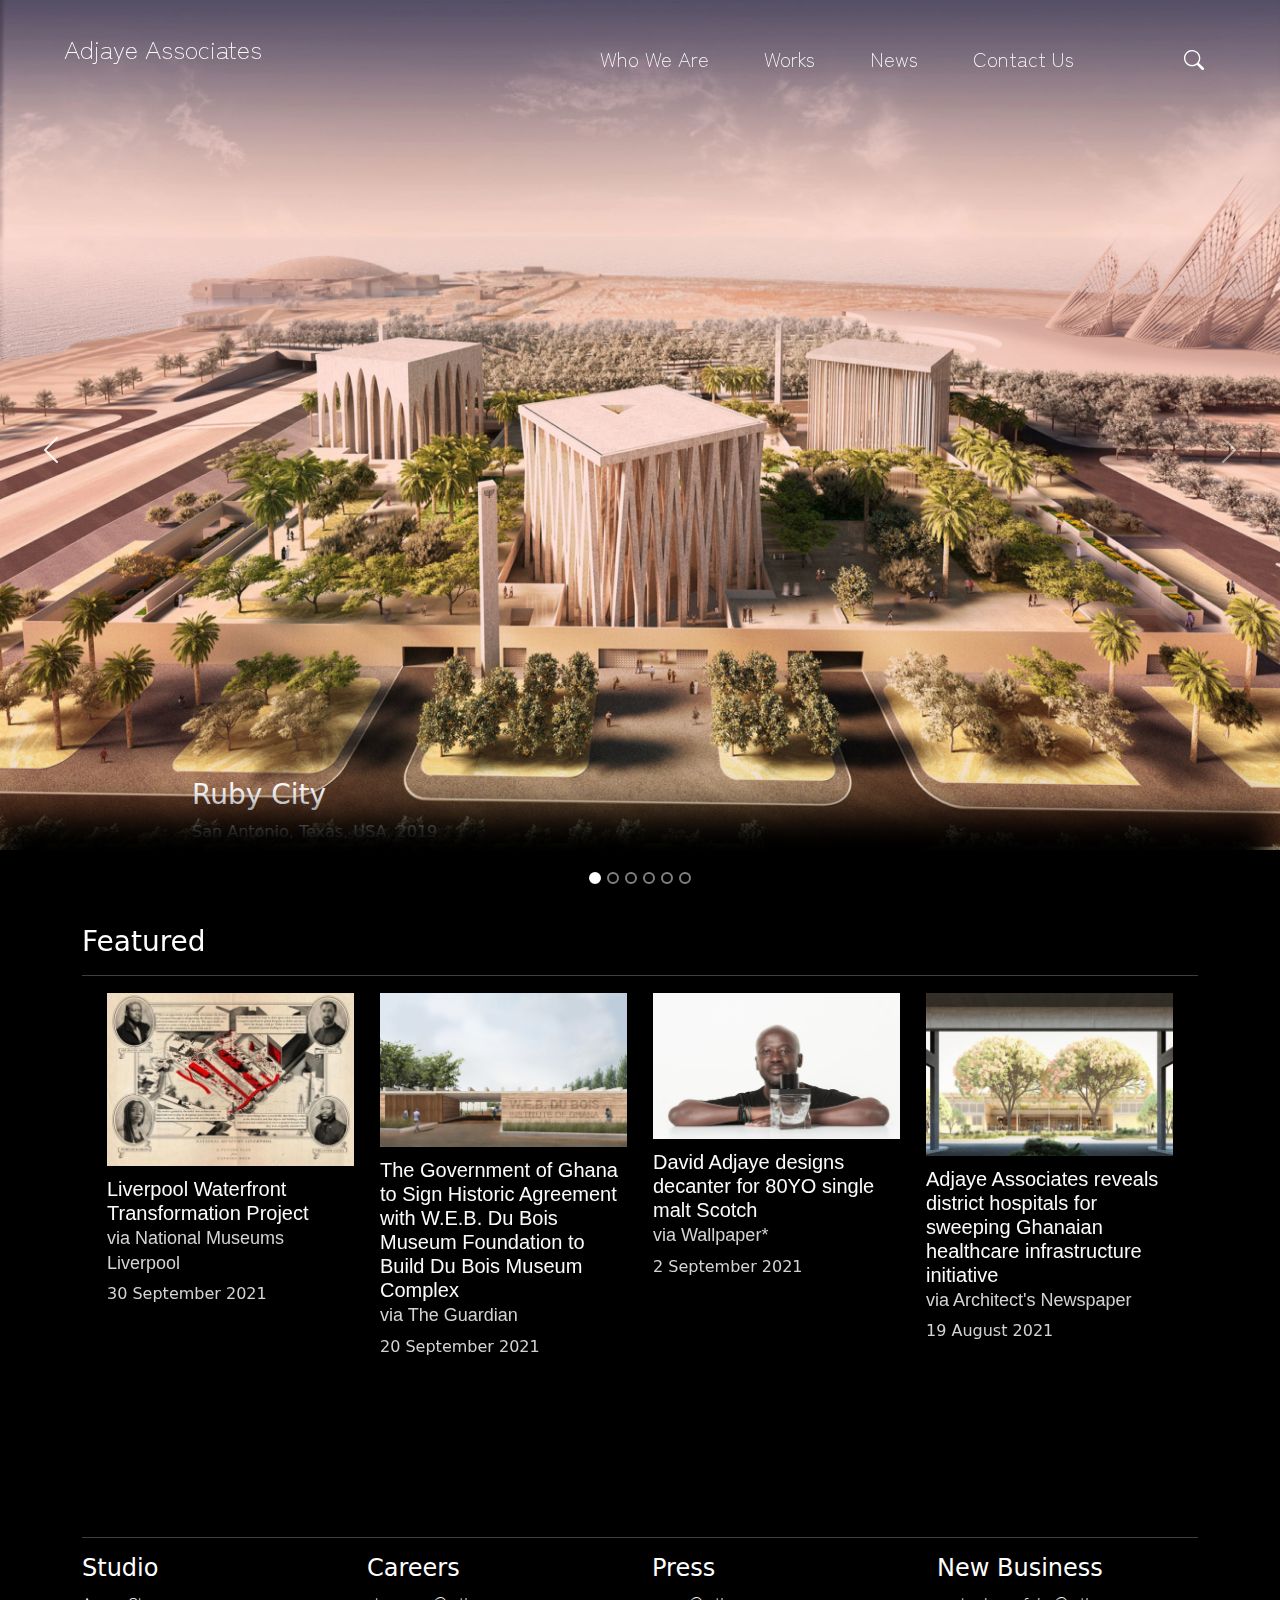
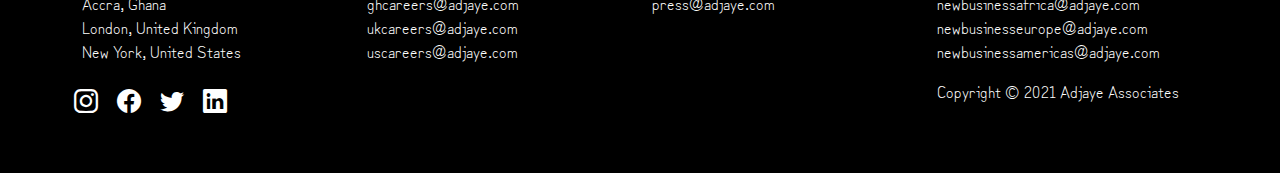
<file: index.html>
<!DOCTYPE html>
<html lang="en">
  <head>
    <meta charset="UTF-8" />
    <meta http-equiv="X-UA-Compatible" content="IE=edge" />
    <meta name="viewport" content="width=device-width, initial-scale=1.0" />
    <title>Adjaye Associates</title>
    <!-- custom css -->
    <link rel="stylesheet" href="./css/style.css" />
    <!-- Bootstrap css -->
    <link rel="stylesheet" href="./css/bootstrap.min.css" />
    <!-- Bootstrap icons -->
    <link
      rel="stylesheet"
      href="./bootstrap-icons/font/bootstrap-icons.css"
    />
    <style>
      .li-search{
        width: 0;
        overflow: hidden;
        margin-top: 10px;
      
      }
        .search-add{
    width: 500px;
    transition: .5s;
     }
     #Featured{
       transform: translateY(-50px);
 

       
      
     }
     .carousel-item img{
      background: linear-gradient(to bottom, white 10%, white 30%, white 60%, white 100%);

     }
    </style>
  </head>
  <body style="background-color: black;">
    <!-- header start -->
    <header id="header">
      <div class="container-fluid p-0">
  
        <div class="slider">
          <div
            id="carouselExampleCaptions"
            class="carousel slide"
            data-bs-ride="carousel"
          >
            <div class="carousel-indicators">
              <button
                type="button"
                data-bs-target="#carouselExampleCaptions"
                data-bs-slide-to="0"
                class="active"
                aria-current="true"
                aria-label="Slide 1"
              ></button>
              <button
                type="button"
                data-bs-target="#carouselExampleCaptions"
                data-bs-slide-to="1"
                aria-label="Slide 2"
              ></button>
              <button
                type="button"
                data-bs-target="#carouselExampleCaptions"
                data-bs-slide-to="2"
                aria-label="Slide 3"
              ></button>
              <button
                type="button"
                data-bs-target="#carouselExampleCaptions"
                data-bs-slide-to="3"
                aria-label="Slide 4"
              ></button>
              <button
                type="button"
                data-bs-target="#carouselExampleCaptions"
                data-bs-slide-to="4"
                aria-label="Slide 5"
              ></button>
              <button
                type="button"
                data-bs-target="#carouselExampleCaptions"
                data-bs-slide-to="5"
                aria-label="Slide 6"
              ></button>
            </div>
            <div class="carousel-inner">
  
              <div style="position: relative
              " class="carousel-item active">
            
                <img
                  src="./Images/slider/01_Hero_Abrahamic-Family-House_1-1500x938.jpg"
                  class="d-block w-100 img-fluid"
                  alt="..."
                />
                <div class="carousel-caption ">
                  <h3>Ruby City</h3>
                  <p>San Antonio, Texas, USA, 2019</p>
                </div>
              </div>
              <div class="carousel-item">
                <img
                  src="./Images/slider/01_Hero_The-Studio-Museum-in-Harlem_-1500x1060.jpg"
                  class="d-block w-100 img-fluid"
                  alt="..."
                />
                <div class="carousel-caption ">
                  <h3>130 William</h3>
                  <p>Manhattan, New York, USA, Current</p>
                </div>
              </div>
              <div class="carousel-item">
                <img
                  src="./Images/slider/05_National-Cathedral-of-Ghana_72-1500x671.jpg"
                  class="d-block w-100 img-fluid"
                  alt=""
                />
                <div class="carousel-caption ">
                  <h3>Mole House</h3>
                  <p>London, UK, 2019</p>
                </div>
              </div>
              <div class="carousel-item">
                <img
                  src="./Images/slider/MoleHouse3-20-Edited-Extended.jpg"
                  class="d-block w-100 img-fluid"
                  alt=""
                />
                <div class="carousel-caption">
                  <h3>130 William</h3>
                  <p>Manhattan, New York, USA, Current</p>
                </div>
              </div>
              <div class="carousel-item">
                <img
                  src="./Images/slider/130_01-1667x2500.jpg"
                  class="d-block w-100"
                  alt=""
                />
                <div class="carousel-caption ">
                  <h3>Ruby City</h3>
                  <p>San Antonio, Texas, USA, 2019</p>
                </div>
              </div>
              <div class="carousel-item">
                <img
                  src="./Images/slider/The-Webster-Hero-Edit_72-2-1500x1000 (1).jpg"
                  class="d-block w-100 img-fluid"
                  alt=""
                />
                <div class="carousel-caption ">
                  <h3>130 William</h3>
                  <p>Manhattan, New York, USA, Current</p>
                </div>
                </div>
              </div>
              <div  class="carousel-item">
                <img
                  src="./Images/slider/Ruby-City-Hero-cropped-2-1500x871.jpg"
                  class="d-block w-100 img-fluid"
                  alt=""
                />
                <div class="carousel-caption ">
                  <h3>Ruby City</h3>
                  <p>San Antonio, Texas, USA, 2019</p>
                </div>
              </div>
            </div>
            <button
              class="carousel-control-prev"
              type="button"
              data-bs-target="#carouselExampleCaptions"
              data-bs-slide="prev"
            >
              <span
                class="carousel-control-prev-icon"
                aria-hidden="true"
              ></span>
              <span class="visually-hidden">Previous</span>
            </button>
            <button
              class="carousel-control-next"
              type="button"
              data-bs-target="#carouselExampleCaptions"
              data-bs-slide="next"
            >
              <span
                class="carousel-control-next-icon"
                aria-hidden="true"
              ></span>
              <span class="visually-hidden">Next</span>
            </button>
          </div>
        </div>
      </div>
    </header>
    <!-- Featured section -->
    <section style="    box-shadow: 48px 42px 2px black, -7px -35px 32px black;"  id="Featured">
      <div class="container">
        <div class="row">
          <div class="col-12">
            <div class="wrap">
              <h3>Featured</h3>
              <hr />
              <div class="featured-item">
                <div class="container">
                  <div class="row">
                    <div class="col-lg-3 col-6">
                      <div class="card">
                        <img
                          src="./Images/Featured/Liverpool-Waterfront_Designboom_News-500x351.jpg"
                          class="card-img-top"
                          alt=""
                        />
                      <a style="text-decoration: none;" href="#">
                        <div class="card-body">
                          <h5 class="card-title">
                            Liverpool Waterfront Transformation Project <br />
                            <small>
                              via National Museums <br />
                              Liverpool
                            </small>
                          </h5>
                          <p class="card-text pb-1">
                            <time> 30 September 2021</time>
                          </p>
                        </div>
                      </a>
                      </div>
                    </div>
                    <div class="col-lg-3 col-6 ">
                      <div class="card">
                        <img
                          src="./Images/Featured/00_Hero_W.E.B-Du-Bois-Museum-Complex_2-500x313.jpg"
                          class="card-img-top"
                          alt=""
                        />
                     <a style="text-decoration: none;" href="#">
                      <div class="card-body">
                        <h5 class="card-title">
                          The Government of Ghana to Sign Historic Agreement
                          with W.E.B. Du Bois Museum Foundation to Build Du
                          Bois Museum Complex <br />
                          <small> via The Guardian </small>
                        </h5>
                        <p class="card-text pb-1">
                          <time>20 September 2021</time>
                        </p>
                      </div></a>
                      </div>
                    </div>
                    <div class="col-lg-3 col-6 ">
                      <div class="card">
                        <img
                          src="./Images/Featured/Gordan-MacPhail-whisky_wallpaper_news-500x297.jpg"
                          class="card-img-top"
                          alt=""
                        />
                       <a style="text-decoration: none;" href="#">
                        <div class="card-body">
                          <h5 class="card-title">
                            David Adjaye designs decanter for 80YO single malt
                            Scotch <br />
                            <small> via Wallpaper* </small>
                          </h5>
                          <p class="card-text pb-1">
                            <time> 2 September 2021</time>
                          </p>
                        </div></a>
                      </div>
                    </div>
                    <div class="col-lg-3 col-6">
                      <div class="card">
                        <img
                          src="./Images/Featured/Hospitals_Architects-Newspaper_News-500x330.jpg"
                          class="card-img-top"
                          alt=""
                        />
                      <a style="text-decoration: none;" href="#">
                        <div class="card-body">
                          <h5 class="card-title">
                            Adjaye Associates reveals district hospitals for
                            sweeping Ghanaian healthcare infrastructure
                            initiative <br />
                            <small> via Architect's Newspaper </small>
                          </h5>
                          <p class="card-text pb-1">
                            <time>19 August 2021</time>
                          </p>
                        </div>
                      </a>
                      </div>
                    </div>
                  </div>
                </div>
              </div>
            </div>
          </div>
        </div>
      </div>
    </section>
  
    <!-- Footer -->
    <footer>
      <div class="container">
        <hr />
        <div class="row">
          <div class="col-lg-3 col-md-6">
            <div class="footer-item">
              <h4 class="footer-title">Studio</h4>
              <p>
                Accra, Ghana <br />
                London, United Kingdom <br />
                New York, United States
              </p>
              <div class="socail">
                <ul>
                  <li>
                    <a href="#"><i class="bi bi-instagram"></i></a>
                  </li>

                  <li>
                    <a href="#"><i class="bi bi-facebook"></i></a>
                  </li>
                  <li>
                    <a href="#"><i class="bi bi-twitter"></i></a>
                  </li>
                  <li>
                    <a href="#"><i class="bi bi-linkedin"></i></a>
                  </li>
                </ul>
              </div>
            </div>
          </div>
          <div class="col-lg-3 col-md-6">
            <div class="footer-item">
              <h4 class="footer-title">Careers</h4>
              <p>
                <a href="#"> ghcareers@adjaye.com </a><br />
                <a href="#">ukcareers@adjaye.com </a><br />
                <a href="#"> uscareers@adjaye.com</a>
              </p>
            </div>
          </div>
          <div class="col-lg-3 col-md-6">
            <div class="footer-item">
              <h4 class="footer-title">Press</h4>
              <p>
                <a href="#">press@adjaye.com</a>
              </p>
            </div>
          </div>
          <div class="col-lg-3 col-md-6">
            <div class="footer-item">
              <h4 class="footer-title">New Business</h4>
              <p>
                <a href="#">newbusinessafrica@adjaye.com </a><br />
                <a href="#">newbusinesseurope@adjaye.com</a> <br />
                <a href="#">newbusinessamericas@adjaye.com</a> <br />
              </p>
              <p>Copyright &copy; 2021 Adjaye Associates</p>
            </div>
          </div>
        </div>
      </div>
    </footer>
               <!-- navbar -->
     <div style="position: absolute;top:30px;width: 93%;" class="container-nav navber ">
      <div  class="row navber-row">
        <div class="col-3">
          <a style="text-decoration: none;" href="./index.html"> <span class="logo">Adjaye Associates</span></a></div>
           <div class="col-9">
               <nav>
                   <ul>
                      <li  style="position: relative;" class="li-who li-sm search-btn1-con"><a href="#">Who We Are</a>
                           <div class="who-box  text-center ">
                                <div class="hover">
                                  <ul class="py-2">
                                    <div class="sign"></div>
        
              
              <li ><a href="./page/who-we-are.html">Sir David Adjaye</a></li>
              <li><a href="./page/approach.html">Approach</a></li>
              <li><a href="./page/firm-profile.html">Firm Profile</a></li>
              <li><a href="./page/awards.html">Awards</a></li>
              <li ><a href="./page/leadership.html"> Leadership</a></li>
                   </ul>
                                </div>
                                        </div></li>
                                  
                                   
                                    <li class="li-sm search-btn1-con"><a href="./page/works.html">Works</a></li>
                                    <li class="li-sm search-btn1-con"><a href="./page/news.html">News</a></li>
                                    <li class="li-sm  search-btn1-con"><a href="./page/contract.html">Contact Us</a></li>
                                
                                    <li class="  li-search"><input placeholder="Search the site for..." class="search-input" required="1" type=""></li>
                                    <li class=""><a class="search-btn1" href="#"><i class="bi bi-search"></i></a></li>
                                 
                                  </ul>
                                </nav>
                              </div>
                            </div>
                          </div>
                          <!-- nav small device -->
                          <div style="position: absolute;top: 10px;width: 95%;" class="nav-sm ">
                            <div class="nav-sm-container">
                              <div class="row ">
                                <div class="col-7">
                                 
                                  <a href="./index.html" style="text-decoration: none;">
                                    <span class="mt-2 d-block text-white" style="font-size: 22px;font-family: zen;margin-left: 5%;" class="logo">Adjaye Associates</span>
                                  </a>                  
                                              </div>
                                <div class="col-5 text-end">
                                 <div>
                                </span> <a href="#" class="manu-toggler"><img  style="margin-right: 5%;" src="./icon/icons8-menu-48 (1).png" alt=""></a>
                                 </div>
                                </div>
                                <!-- nav -->
                                <div class="nav-sm- nav-sm-2 " style="margin-left: 2%;" class="col-12">
                                <div style="background-color: black;" class="container py-4">
                                 
                                 <div class="div-search text-end">
                                   <input required="1" class="input-sm"  type="text">
                                   <a class="search-btn-sm" style="text-decoration: none;" href="#"><span style="color: white;font-size: 18px;margin-top: 5px;" class="d-inline-block"> <i class="bi bi-search"></i></span></a>
                                
                                  </div>
                                  <ul>
                                    <li class="mt-2 li-click"><a href="#">Who new are &nbsp;<i class="bi bi-caret-down-fill"></i></a></li>
                                    <li class="li-show"><a href="./page/who-we-are.html">Sir David Adjaye</a></li>
                                    <li class="li-show"><a href=".//page/approach.html">Approach</a></li>
                                    <li class="li-show"><a href="./page/firm-profile.html">Firm Profile</a></li>
                                    <li class="li-show"><a href="./page/awards.html">Awards</a></li>
                                    <li class="li-show"><a href="./page/leadership.html"> Leadership</a></li>
                                    <li class="li-sm"><a href="./page/works.html">Works</a></li>
                                    <li class="li-sm"><a href="./page/news.html">News</a></li>
                                    <li class="li-sm"><a href="./page/contract.html">Contact Us</a></li>
                                  </ul>
                                  <div class="socail">
                                    <ul>
                                      <li>
                                        <a href="#"><i class="bi bi-instagram"></i></a>
                                      </li>
                    
                                      <li>
                                        <a href="#"><i class="bi bi-facebook"></i></a>
                                      </li>
                                      <li>
                                        <a href="#"><i class="bi bi-twitter"></i></a>
                                      </li>
                                      <li>
                                        <a href="#"><i class="bi bi-linkedin"></i></a>
                                      </li>
                                    </ul>
                                  </div>
                                </div>
                                </div>
                              </div>
                            </div>
                          </div>
                          <!-- navend -->
              
    <script src="./js/bootstrap.bundle.min.js"></script>
    <script src="./js/search-results.js"></script>

  </body>
</html>
</file>
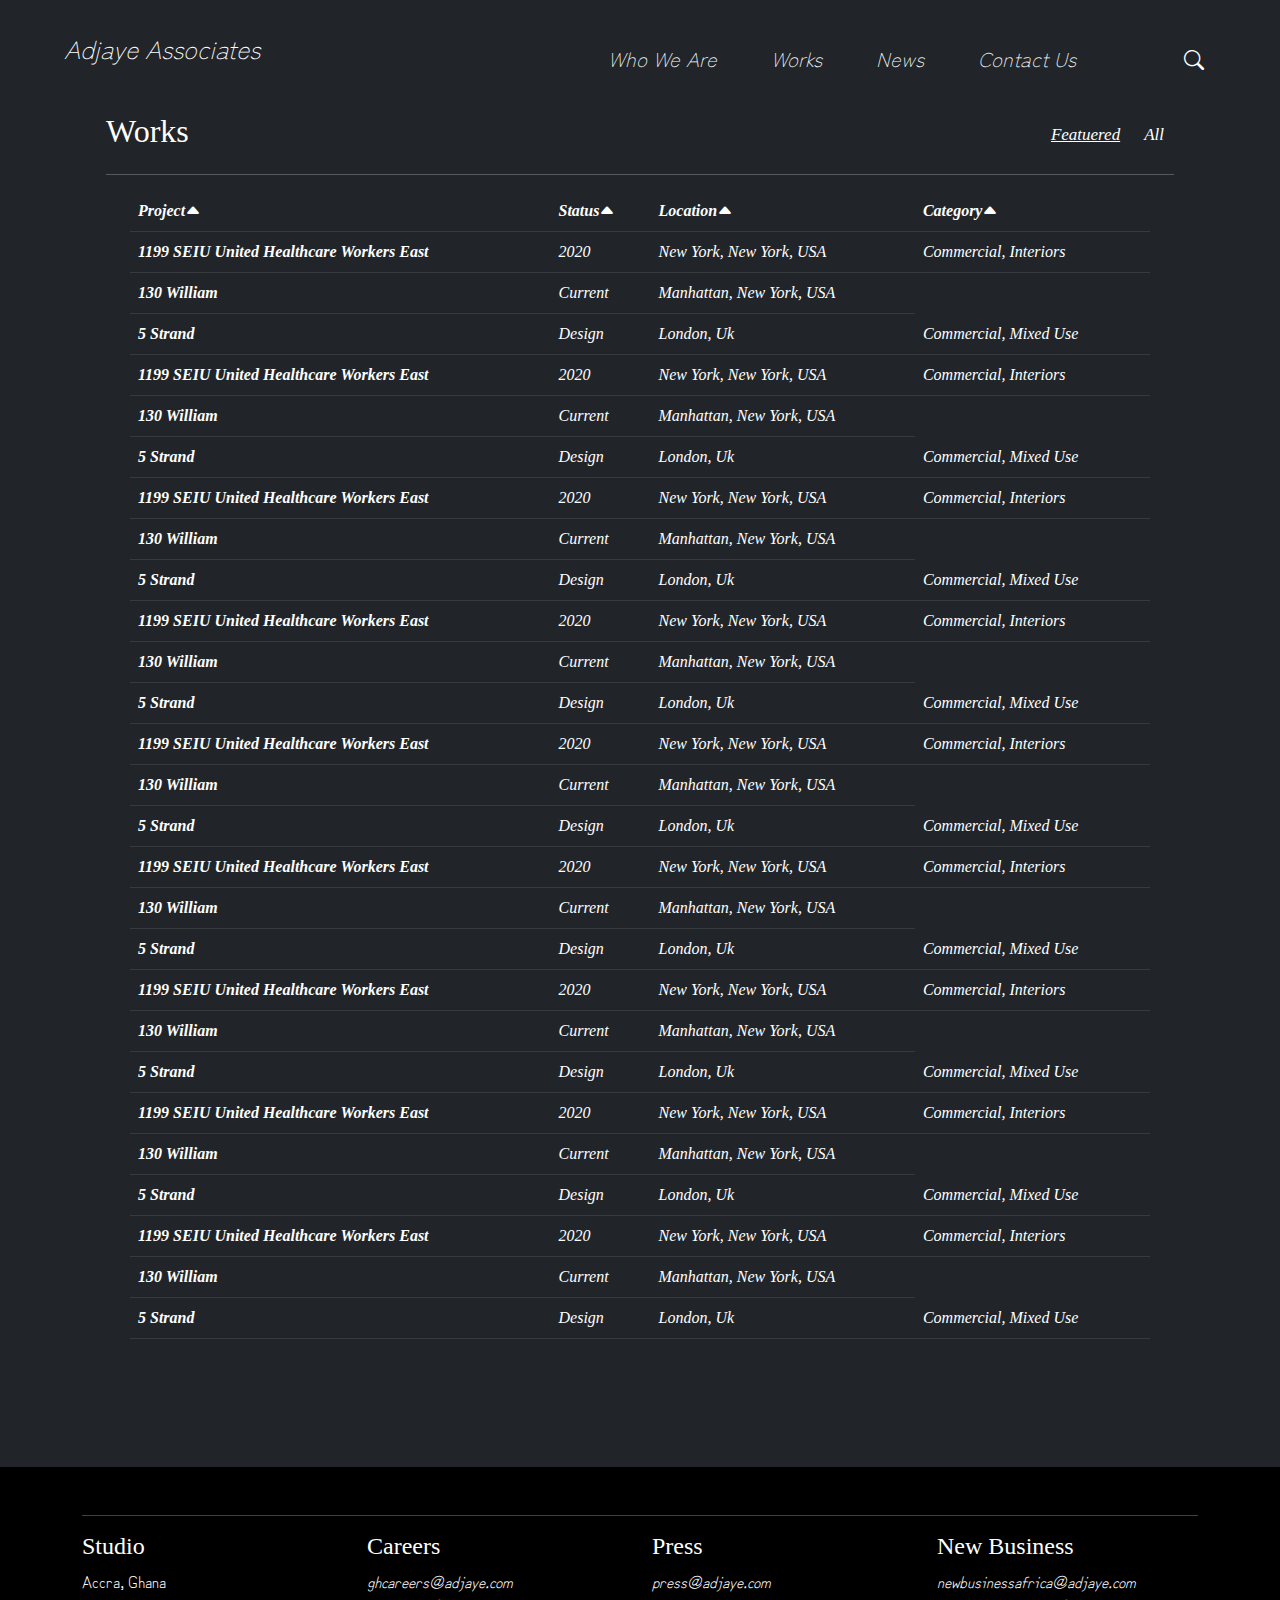
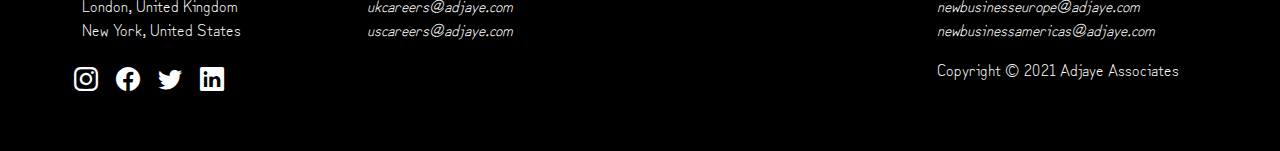
<file: page/all-work.html>
<!DOCTYPE html>
<html lang="en">
  <head>
    <meta charset="UTF-8" />
    <meta http-equiv="X-UA-Compatible" content="IE=edge" />
    <meta name="viewport" content="width=device-width, initial-scale=1.0" />
    <title>Works | Adjaye Associates</title>
    <!-- custom css -->
    <link rel="stylesheet" href="../css/all-work/style.css" />
    <!-- Bootstrap css -->
    <link rel="stylesheet" href="../css/all-work/bootstrap.min.css" />
    <!-- Bootsrtp icon -->
    <link rel="stylesheet" href="../bootstrap-icons/font/bootstrap-icons.css" />
    <link rel="stylesheet" href="../css/style.css">
    <style>
            .li-search{
        width: 0;
        overflow: hidden;
        margin-top: 10px;
      
      }
        .search-add{
    width: 500px;
    transition: .5s;
     }
    
    </style>
  </head>
  <body class="bg-dark text-white">
    <div class="container">
      <section id="all-work">
        <div class="conainer">
          <div class="row">
            <div class="top-part">
              <div class="container">
                <div class="row">
                  <div class="col-12">
                    <div
                      class="d-flex justify-content-between align-items-center"
                    >
                      <h2>Works</h2>
                      <div class="title">
                        <a href="./works.html" class="active">Featuered</a>
                        <a href="../page/all-work.html">All</a>
                      </div>
                    </div>
                    <hr />
                  </div>
                </div>
                <div class="work-table">
                  <div class="container">
                    <div class="row">
                      <div class="col-12">
                        <table class="table table-dark">
                          <thead>
                            <tr>
                              <th scope="col">
                                <a href="#">Project</a
                                ><i class="bi bi-caret-up-fill"></i>
                              </th>
                              <th scope="col">
                                <a href="#">Status</a
                                ><i class="bi bi-caret-up-fill"></i>
                              </th>
                              <th scope="col">
                                <a href="#">Location</a
                                ><i class="bi bi-caret-up-fill"></i>
                              </th>
                              <th scope="col">
                                <a href="#">Category</a
                                ><i class="bi bi-caret-up-fill"></i>
                              </th>
                            </tr>
                          </thead>
                          <tbody>
                            <tr>
                              <th scope="row">
                                <a href="#">
                                  1199 SEIU United Healthcare Workers East</a
                                >
                              </th>
                              <td>2020</td>
                              <td>New York, New York, USA</td>
                              <td>Commercial, Interiors</td>
                            </tr>
                            <tr>
                              <th scope="row">130 William</th>
                              <td>Current</td>
                              <td>Manhattan, New York, USA</td>
                            </tr>
                            <tr>
                              <th scope="row">5 Strand</th>
                              <td>Design</td>
                              <td>London, Uk</td>
                              <td>Commercial, Mixed Use</td>
                            </tr>
                          </tbody>
                          <tbody>
                            <tr>
                              <th scope="row">
                                <a href="#">
                                  1199 SEIU United Healthcare Workers East</a
                                >
                              </th>
                              <td>2020</td>
                              <td>New York, New York, USA</td>
                              <td>Commercial, Interiors</td>
                            </tr>
                            <tr>
                              <th scope="row">130 William</th>
                              <td>Current</td>
                              <td>Manhattan, New York, USA</td>
                            </tr>
                            <tr>
                              <th scope="row">5 Strand</th>
                              <td>Design</td>
                              <td>London, Uk</td>
                              <td>Commercial, Mixed Use</td>
                            </tr>
                          </tbody>
                          <tbody>
                            <tr>
                              <th scope="row">
                                <a href="#">
                                  1199 SEIU United Healthcare Workers East</a
                                >
                              </th>
                              <td>2020</td>
                              <td>New York, New York, USA</td>
                              <td>Commercial, Interiors</td>
                            </tr>
                            <tr>
                              <th scope="row">130 William</th>
                              <td>Current</td>
                              <td>Manhattan, New York, USA</td>
                            </tr>
                            <tr>
                              <th scope="row">5 Strand</th>
                              <td>Design</td>
                              <td>London, Uk</td>
                              <td>Commercial, Mixed Use</td>
                            </tr>
                          </tbody>
                          <tbody>
                            <tr>
                              <th scope="row">
                                <a href="#">
                                  1199 SEIU United Healthcare Workers East</a
                                >
                              </th>
                              <td>2020</td>
                              <td>New York, New York, USA</td>
                              <td>Commercial, Interiors</td>
                            </tr>
                            <tr>
                              <th scope="row">130 William</th>
                              <td>Current</td>
                              <td>Manhattan, New York, USA</td>
                            </tr>
                            <tr>
                              <th scope="row">5 Strand</th>
                              <td>Design</td>
                              <td>London, Uk</td>
                              <td>Commercial, Mixed Use</td>
                            </tr>
                          </tbody>
                          <tbody>
                            <tr>
                              <th scope="row">
                                <a href="#">
                                  1199 SEIU United Healthcare Workers East</a
                                >
                              </th>
                              <td>2020</td>
                              <td>New York, New York, USA</td>
                              <td>Commercial, Interiors</td>
                            </tr>
                            <tr>
                              <th scope="row">130 William</th>
                              <td>Current</td>
                              <td>Manhattan, New York, USA</td>
                            </tr>
                            <tr>
                              <th scope="row">5 Strand</th>
                              <td>Design</td>
                              <td>London, Uk</td>
                              <td>Commercial, Mixed Use</td>
                            </tr>
                          </tbody>
                          <tbody>
                            <tr>
                              <th scope="row">
                                <a href="#">
                                  1199 SEIU United Healthcare Workers East</a
                                >
                              </th>
                              <td>2020</td>
                              <td>New York, New York, USA</td>
                              <td>Commercial, Interiors</td>
                            </tr>
                            <tr>
                              <th scope="row">130 William</th>
                              <td>Current</td>
                              <td>Manhattan, New York, USA</td>
                            </tr>
                            <tr>
                              <th scope="row">5 Strand</th>
                              <td>Design</td>
                              <td>London, Uk</td>
                              <td>Commercial, Mixed Use</td>
                            </tr>
                          </tbody>
                          <tbody>
                            <tr>
                              <th scope="row">
                                <a href="#">
                                  1199 SEIU United Healthcare Workers East</a
                                >
                              </th>
                              <td>2020</td>
                              <td>New York, New York, USA</td>
                              <td>Commercial, Interiors</td>
                            </tr>
                            <tr>
                              <th scope="row">130 William</th>
                              <td>Current</td>
                              <td>Manhattan, New York, USA</td>
                            </tr>
                            <tr>
                              <th scope="row">5 Strand</th>
                              <td>Design</td>
                              <td>London, Uk</td>
                              <td>Commercial, Mixed Use</td>
                            </tr>
                          </tbody>
                          <tbody>
                            <tr>
                              <th scope="row">
                                <a href="#">
                                  1199 SEIU United Healthcare Workers East</a
                                >
                              </th>
                              <td>2020</td>
                              <td>New York, New York, USA</td>
                              <td>Commercial, Interiors</td>
                            </tr>
                            <tr>
                              <th scope="row">130 William</th>
                              <td>Current</td>
                              <td>Manhattan, New York, USA</td>
                            </tr>
                            <tr>
                              <th scope="row">5 Strand</th>
                              <td>Design</td>
                              <td>London, Uk</td>
                              <td>Commercial, Mixed Use</td>
                            </tr>
                          </tbody>
                          <tbody>
                            <tr>
                              <th scope="row">
                                <a href="#">
                                  1199 SEIU United Healthcare Workers East</a
                                >
                              </th>
                              <td>2020</td>
                              <td>New York, New York, USA</td>
                              <td>Commercial, Interiors</td>
                            </tr>
                            <tr>
                              <th scope="row">130 William</th>
                              <td>Current</td>
                              <td>Manhattan, New York, USA</td>
                            </tr>
                            <tr>
                              <th scope="row">5 Strand</th>
                              <td>Design</td>
                              <td>London, Uk</td>
                              <td>Commercial, Mixed Use</td>
                            </tr>
                          </tbody>
                        </table>
                      </div>
                    </div>
                  </div>
                </div>
              </div>
            </div>
          </div>
        </div>
      </section>
    </div>
    <!-- footer -->
    <footer>
      <div class="container">
        <hr />
        <div class="row">
          <div class="col-lg-3 col-md-6">
            <div class="footer-item">
              <h4 class="footer-title">Studio</h4>
              <p>
                Accra, Ghana <br />
                London, United Kingdom <br />
                New York, United States
              </p>
              <div class="socail">
                <ul>
                  <li>
                    <a href="#"><i class="bi bi-instagram"></i></a>
                  </li>

                  <li>
                    <a href="#"><i class="bi bi-facebook"></i></a>
                  </li>
                  <li>
                    <a href="#"><i class="bi bi-twitter"></i></a>
                  </li>
                  <li>
                    <a href="#"><i class="bi bi-linkedin"></i></a>
                  </li>
                </ul>
              </div>
            </div>
          </div>
          <div class="col-lg-3 col-md-6">
            <div class="footer-item">
              <h4 class="footer-title">Careers</h4>
              <p>
                <a href="#"> ghcareers@adjaye.com </a><br />
                <a href="#">ukcareers@adjaye.com </a><br />
                <a href="#"> uscareers@adjaye.com</a>
              </p>
            </div>
          </div>
          <div class="col-lg-3 col-md-6">
            <div class="footer-item">
              <h4 class="footer-title">Press</h4>
              <p>
                <a href="#">press@adjaye.com</a>
              </p>
            </div>
          </div>
          <div class="col-lg-3 col-md-6">
            <div class="footer-item">
              <h4 class="footer-title">New Business</h4>
              <p>
                <a href="#">newbusinessafrica@adjaye.com </a><br />
                <a href="#">newbusinesseurope@adjaye.com</a> <br />
                <a href="#">newbusinessamericas@adjaye.com</a> <br />
              </p>
              <p>Copyright &copy; 2021 Adjaye Associates</p>
            </div>
          </div>
        </div>
      </div>
    </footer>
    <!--  navbar-->
    <div style="position: absolute;top:30px;width: 93%;" class="container-nav navber ">
      <div  class="row navber-row">
          <div class="col-3">
             <a style="text-decoration: none;" href="../index.html"> <span class="logo">Adjaye Associates</span></a>
          </div>
         <div class="col-9">
            <nav>
                <ul>
                     <li  style="position: relative;" class="li-who li-sm search-btn1-con"><a href="#">Who We Are</a>
                      <div class="who-box  text-center ">
                      <div class="hover">
                      <ul class="py-2">
                      <div class="sign"></div>
                      <li ><a href="./who-we-are.html">Sir David Adjaye</a></li>
                      <li><a href="./approach.html">Approach</a></li>
                      <li><a href="./firm-profile.html">Firm Profile</a></li>
                      <li><a href="./awards.html">Awards</a></li>
                      <li><a href="../page/leadership.html"> Leadership</a></li>
                      </ul>
                  </div>
                    </div>
                    </li>
                      <li class="li-sm search-btn1-con"><a href="./works.html">Works</a></li>
                      <li class="li-sm search-btn1-con"><a href="./news.html">News</a></li>
                       <li class="li-sm search-btn1-con"><a href="./contract.html">Contact Us</a></li>
            <li class="li-sm  li-search"><input placeholder="Search the site for..." class="search-input" required="1" type=""></li>

                        <li class=""><a class="search-btn1" href="#"><i class="bi bi-search"></i></a></li>
                  </ul>
             </nav>
               </div>
                  </div>
                      </div>
                          <!-- nav small device -->
                          <div style="position: absolute;top: 10px;width: 95%;" class="nav-sm ">
                            <div class="nav-sm-container">
                              <div class="row ">
                                <div class="col-7">
                                 
                                  <a href="../index.html" style="text-decoration: none;">
                                    <span class="mt-2 d-block text-white" style="font-size: 22px;font-family: zen;margin-left: 5%;" class="logo">Adjaye Associates</span>
                                  </a>                  
                                              </div>
                                <div class="col-5 text-end">
                                 <div>
                                </span> <a href="#" class="manu-toggler"><img  style="margin-right: 5%;" src="../icon/icons8-menu-48 (1).png" alt=""></a>
                                 </div>
                                </div>
                                <!-- nav -->
                                <div class="nav-sm- nav-sm-2 " style="margin-left: 2%;" class="col-12">
                                <div style="background-color: black;" class="container py-4">
                                 
                                 <div class="div-search text-end">
                                   <input type="text"><span style="color: white;font-size: 18px;margin-top: 5px;" class="d-inline-block"> <i class="bi bi-search"></i></span>
                                 </div>
                                  <ul>
                                    <li class="mt-2 li-click"><a href="#">Who new are &nbsp;<i class="bi bi-caret-down-fill"></i></a></li>
                                    <li class="li-show"><a href="./who-we-are.html">Sir David Adjaye</a></li>
                                    <li class="li-show"><a href="./approach.html">Approach</a></li>
                                    <li class="li-show"><a href="./firm-profile.html">Firm Profile</a></li>
                                    <li class="li-show"><a href="./awards.html">Awards</a></li>
                                    <li class="li-show"><a href="../page/leadership.html"> Leadership</a></li>
                                    <li class="li-sm"><a href="./works.html">Works</a></li>
                                    <li class="li-sm"><a href="../page/news.html">News</a></li>
                                    <li class="li-sm"><a href="./contract.html">Contact Us</a></li>
                                  </ul>
                                  <div class="socail">
                                    <ul>
                                      <li>
                                        <a href="#"><i class="bi bi-instagram"></i></a>
                                      </li>
                    
                                      <li>
                                        <a href="#"><i class="bi bi-facebook"></i></a>
                                      </li>
                                      <li>
                                        <a href="#"><i class="bi bi-twitter"></i></a>
                                      </li>
                                      <li>
                                        <a href="#"><i class="bi bi-linkedin"></i></a>
                                      </li>
                                    </ul>
                                  </div>
                                </div>
                                </div>
                              </div>
                            </div>
                          </div>
    <!-- bootstrap js -->
    <script src="../js/bootstrap.bundle.min.js"></script>
    <!-- main js -->
    <script src="../js/main.js"></script>
  </body>
</html>
</file>
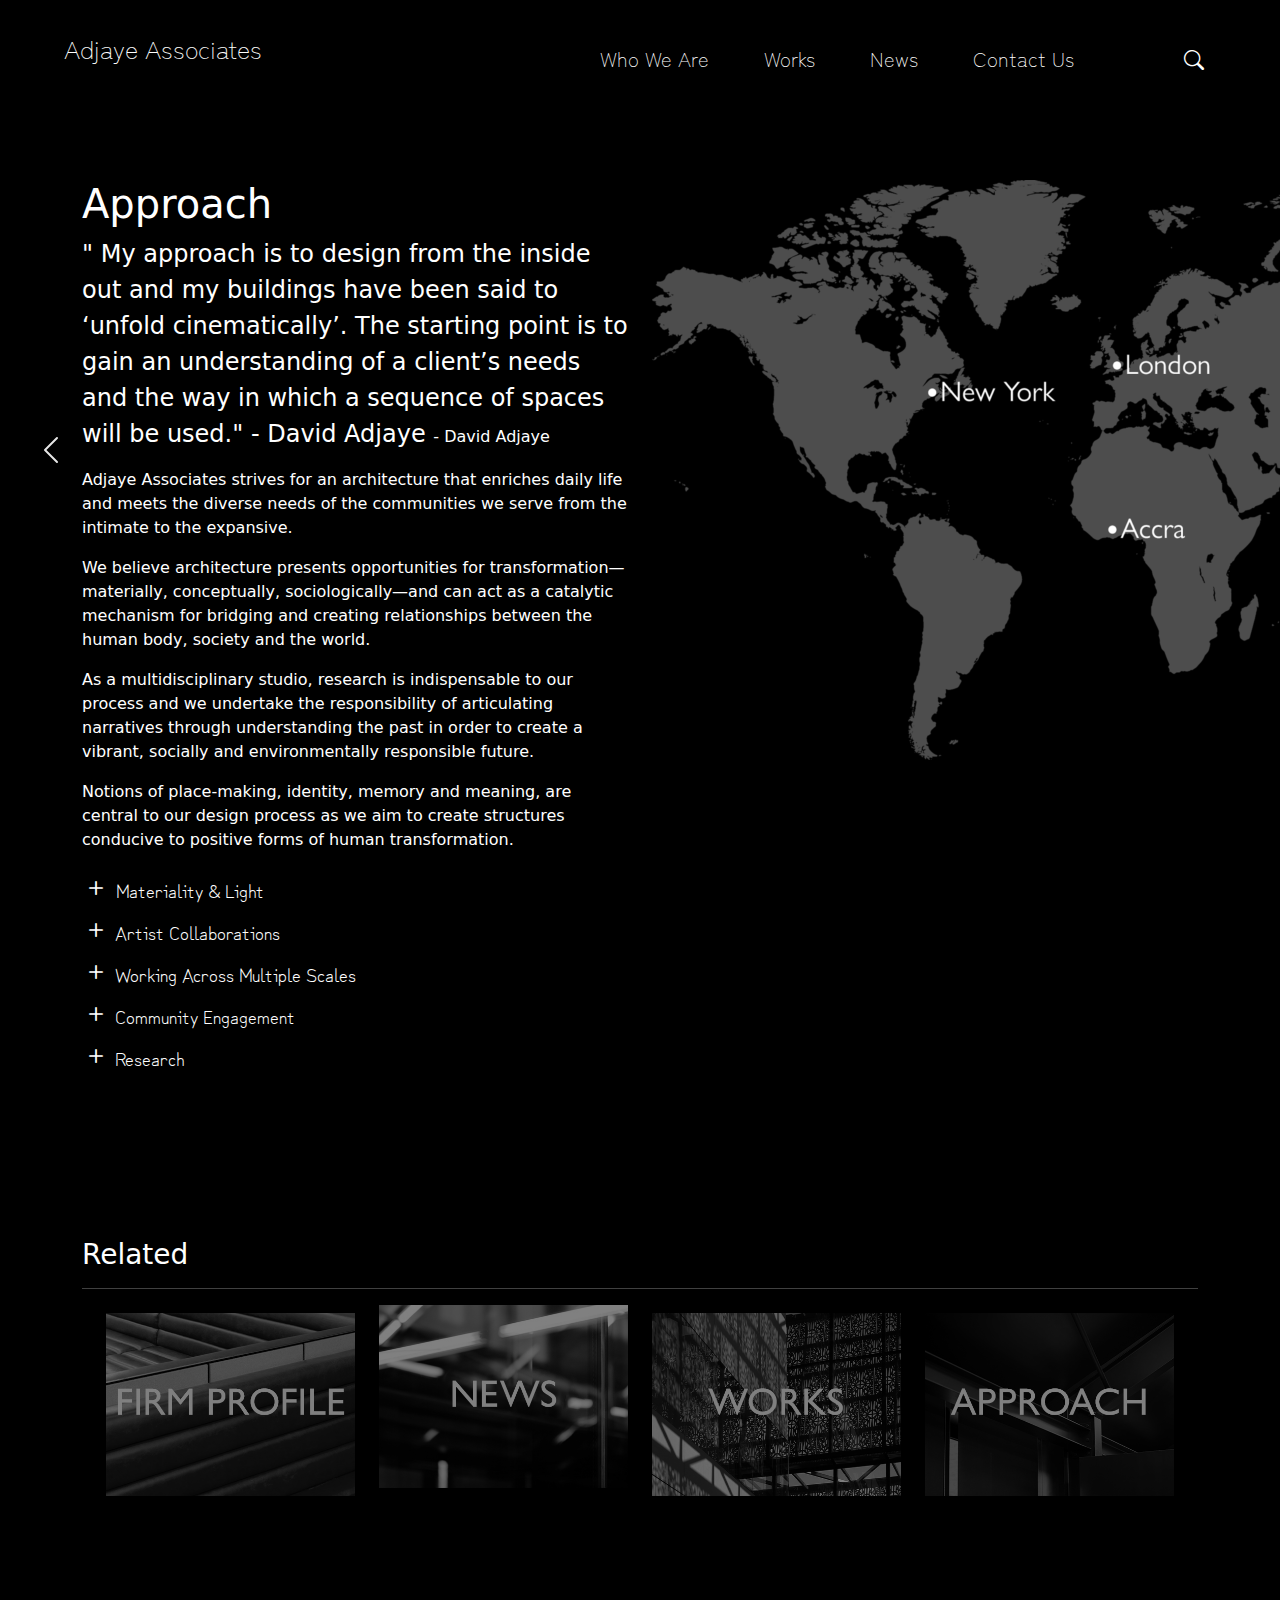
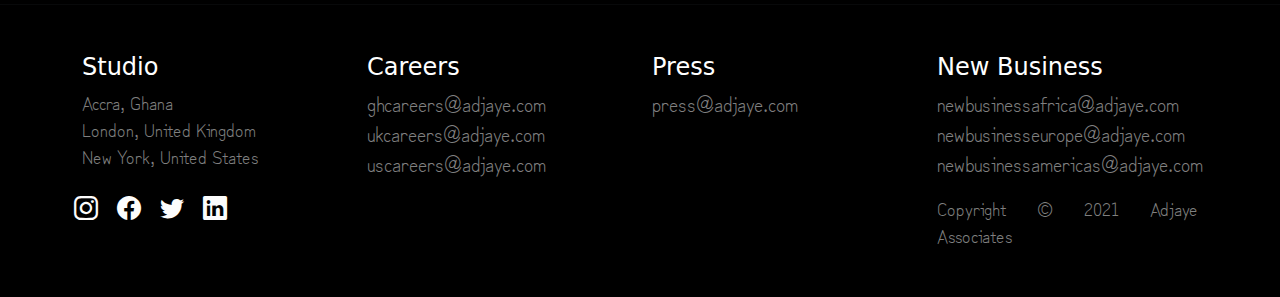
<file: page/approach.html>
<!DOCTYPE html>
<html lang="en">
  <head>
    <meta charset="UTF-8" />
    <meta http-equiv="X-UA-Compatible" content="IE=edge" />
    <meta name="viewport" content="width=device-width, initial-scale=1.0" />
    <title>Adjaye Associates</title>
    <!-- custom css -->
    <link rel="stylesheet" href="../css/style.css" />
    <link rel="stylesheet" href="../css/approach/style.css">
    <!-- Bootstrap css -->
    <link rel="stylesheet" href="../css/bootstrap.min.css" />
    <!-- Bootstrap icons -->
    <link
      rel="stylesheet"
      href="../bootstrap-icons/font/bootstrap-icons.css"
    />
    <style>
               .carousel-item > img {
    height: 0px
    /* width: 100vw; */
  }
  .m-btn{
 display: none;
  }
  
  .plus-btn-add{
    display: inline-block!important;
  }
  .m-btn-add{
    display: inline-block;
  }
  .m-btn-remove{
    display: none!important;
  }
  .li-search{
        width: 0;
        overflow: hidden;
        margin-top: 10px;
      
      }
        .search-add{
    width: 500px;
    transition: .5s;
     }
  .carousel-control-next{
      display: none!important;
  }
  #works{
      padding-top: 50px;
  }
  .plus-btn-store{
    height: 0px;
    overflow: hidden;
    transition: .5s;
  }
  .store-1{
    font-size: 16px;
  }
  .plus-btn-store-add{
height: auto;
  }
  .roots span{
    font-family: "Zen Kurenaido", sans-serif;
  }

    </style>
  </head>
  <body style="background-color: black;">
    <!-- header start -->
    <header id="header">
      <div class="container-fluid p-0">
  
        <div class="slider">
          <div
            id="carouselExampleCaptions"
            class="carousel slide"
            data-bs-ride="carousel"
          >
            <div class="carousel-indicators">
              <button
                type="button"
                data-bs-target="#carouselExampleCaptions"
                data-bs-slide-to="0"
                class="active"
                aria-current="true"
                aria-label="Slide 1"
              ></button>
              <button
                type="button"
                data-bs-target="#carouselExampleCaptions"
                data-bs-slide-to="1"
                aria-label="Slide 2"
              ></button>
              <button
                type="button"
                data-bs-target="#carouselExampleCaptions"
                data-bs-slide-to="2"
                aria-label="Slide 3"
              ></button>
              <button
                type="button"
                data-bs-target="#carouselExampleCaptions"
                data-bs-slide-to="3"
                aria-label="Slide 4"
              ></button>
              <button
                type="button"
                data-bs-target="#carouselExampleCaptions"
                data-bs-slide-to="4"
                aria-label="Slide 5"
              ></button>
              <button
                type="button"
                data-bs-target="#carouselExampleCaptions"
                data-bs-slide-to="5"
                aria-label="Slide 6"
              ></button>
            </div>
            <div class="carousel-inner">
  
              <div style="position: relative;" class="carousel-item active">
         
                <img
                  src="../Images/who-we-are/FIRM-PROFILE.jpg"
                  class="d-block w-100 img-fluid"
                  alt="..."
                />
                <div class="carousel-caption d-none d-md-block">
                  <h3>Ruby City</h3>
                  <p>San Antonio, Texas, USA, 2019</p>
                </div>
              </div>
              <div class="carousel-item">
                <img
                  src="../Images/who-we-are/Who-We-Are-Thumbnails.jpg"
                  class="d-block w-100 img-fluid"
                  alt="..."
                />
                <div class="carousel-caption d-none d-md-block">
                  <h3>130 William</h3>
                  <p>Manhattan, New York, USA, Current</p>
                </div>
              </div>
              <div class="carousel-item">
                <img
                  src="../Images/who-we-are/NEWS.jpg"
                  class="d-block w-100 img-fluid"
                  alt=""
                />
                <div class="carousel-caption d-none d-md-block ">
                  <h3>Mole House</h3>
                  <p>London, UK, 2019</p>
                </div>
              </div>
              <div class="carousel-item">
                <img
                  src="../Images/who-we-are/adjaye-b-667x1000.jpg"
                  class="d-block w-100 img-fluid"
                  alt=""
                />
                <div class="carousel-caption d-none d-md-block">
                  <h3>130 William</h3>
                  <p>Manhattan, New York, USA, Current</p>
                </div>
              </div>
              <div class="carousel-item">
                <img
                  src="../Images/who-we-are/WORKS-2.jpg"
                  class="d-block w-100"
                  alt=""
                />
                <div class="carousel-caption d-none d-md-block">
                  <h3>Ruby City</h3>
                  <p>San Antonio, Texas, USA, 2019</p>
                </div>
              </div>
              <div class="carousel-item">
                <img
                  src="../Images/who-we-are/WORKS-2.jpg"
                  class="d-block w-100 img-fluid"
                  alt=""
                />
                <div class="carousel-caption d-none d-md-block">
                  <h3>130 William</h3>
                  <p>Manhattan, New York, USA, Current</p>
                </div>
                </div>
              </div>
              <div class="carousel-item">
                <img
                  src="../Images/who-we-are/FIRM-PROFILE.jpg"
                  class="d-block w-100 img-fluid"
                  alt=""
                />
                <div class="carousel-caption d-none d-md-block">
                  <h3>Ruby City</h3>
                  <p>San Antonio, Texas, USA, 2019</p>
                </div>
              </div>
            </div>
            <button
              class="carousel-control-prev"
              type="button"
              data-bs-target="#carouselExampleCaptions"
              data-bs-slide="prev"
            >
              <span
                class="carousel-control-prev-icon"
                aria-hidden="true"
              ></span>
              <span class="visually-hidden">Previous</span>
            </button>
            <button
              class="carousel-control-next"
              type="button"
              data-bs-target="#carouselExampleCaptions"
              data-bs-slide="next"
            >
              <span
                class="carousel-control-next-icon"
                aria-hidden="true"
              ></span>
              <span class="visually-hidden">Next</span>
            </button>
          </div>
        </div>
      </div>
    </header>
    <!-- Featured section -->
    <section style="padding-top: 100px;" id="firm-profile">
      <div class="wrapper">
        <div class="container">
          <div class="row">
            <div class="col-xl-6 col-kg-6 col-md-6 col-12">
              <div class="firm-decs">
                <h1>Approach</h1>
                <p class="fs-4">
                  " My approach is to design from the inside out and my
                  buildings have been said to ‘unfold cinematically’. The
                  starting point is to gain an understanding of a client’s needs
                  and the way in which a sequence of spaces will be used." -
                  David Adjaye
                  <small class="fs-6"> - David Adjaye</small>
                </p>
                <p class="fs-6">
                  Adjaye Associates strives for an architecture that enriches
                  daily life and meets the diverse needs of the communities we
                  serve from the intimate to the expansive.
                </p>
                <p class="fs-6">
                  We believe architecture presents opportunities for
                  transformation—materially, conceptually, sociologically—and
                  can act as a catalytic mechanism for bridging and creating
                  relationships between the human body, society and the world.
                </p>
                <p class="fs-6">
                  As a multidisciplinary studio, research is indispensable to
                  our process and we undertake the responsibility of
                  articulating narratives through understanding the past in
                  order to create a vibrant, socially and environmentally
                  responsible future.
                </p>
                <p class="fs-6">
                  Notions of place-making, identity, memory and meaning, are
                  central to our design process as we aim to create structures
                  conducive to positive forms of human transformation.
                </p>
              </div>
              <div class="roots">
                <strong  class="plus-btn" style="cursor: pointer;"><i class="bi bi-plus plus-btn1"></i>
                 
                </strong>
                <span style="font-size:larger;"> Materiality & Light </span>
                
                <br />
                <div class="plus-btn-store">
                  <small class="store-1">Through an investigation into space, direction, and artistic malleability of <br> materials,
                     we utilize light as an actant in the design process. Whether it’s <br> earthen materials that articulate a
                      façade, or textures that allow entrance to light, <br> we attempt a cohesive relationship between
                       both materiality and light that emphasizes 
                    intricacies and accentuates the experience and meaning of our <br> structures.</small>
                </div>
                
                <strong class="plus-btn" style="cursor: pointer;"><i class="bi bi-plus"></i></strong>

                <span style="font-size:larger;"> Artist Collaborations </span>
                <br />
                <div class="plus-btn-store">
                  <small class="store-1">
                    The collaboration between art and architecture is central to the studio’s <br> practice. As two
                     seemingly distinctive forces, the collective elements between <br> the logics
                     of geometry and material flows allows for new configurations and <br> typologies to evolve.
                     <br>
                     <br>

                     Actualized within the level of the spatial, somatic, and sonic, David’s <br> collaborations with
                      artists, curators and cultural organizations in the <br> production of exhibitions, installations, 
                     public buildings and pavilions brings a <br> new dimension to the experience.
                  </small>
                </div>
                <strong class="plus-btn"  style="cursor: pointer;"><i class="bi bi-plus"></i></strong>

                <span style="font-size:larger;"> Working Across Multiple Scales </span>
                <br />
                <div class="plus-btn-store">
                  <small class="store-1">
                    At Adjaye Associates we believe in design that is responsive to and symbiotic with <br>
                    the environment which entails a type of listening that is specific to culture and <br>climate.
                  <br>
                  <br>
                  Our studio anticipates a social futurity that sees the built environment as successful <br>

                  only if it is equitable and in dialogue with its physical and sociocultural context. In <br>
                  order to realize this vision of a social futurity, Adjaye Associates’ practice of <br>
                  sustainable architecture transcends just bio-material sourcing or low consumptive <br>
                  construction processes. Instead, our approach merges ecology with diversity and <br>
                  inclusion to create holistically sustainable spaces — not just in terms of their <br>
                  durability, but their usability and maintained relevance. <br>

                  </small>
                </div>
                <strong class="plus-btn"  style="cursor: pointer;"><i class="bi bi-plus"></i></strong>

                <span style="font-size:larger;"> Community Engagement </span>
                <br />
                <div class="plus-btn-store">
                  <small class="store-1 store-1-3">
                    We work at many different scales—from products, furniture and interiors to <br>
                    landscaping and master planning—all of which provides a dynamic reinterpretation <br>
                    of space and materials that allow entrance into a world of forms. This multi-scalar <br>
                    flow informs our body of work from intimate interior spaces of private residences, <br>
                    andscaped waterfronts, educational campuses to urban quarters, each is designed <br>
                    with an experimentation and ability to navigate form. <br>
                    <br> <br>
                    David Adjaye’s vision is one that promotes multiple interpretations of the civic <br>
                    experience through reimagining the interventions of master planning and landscape. <br>
                    The approach to master planning is driven by the human-scaled complexities of <br>
                    urban living in parallel with the driving forces of what is considered in a landscape— <br>
                    topography, geography and climate. <br>
                    <br> <br>
                    The practice’s ability to work across scale from the micro to the macro is key to the <br>
                    methodology of urban development. We believe that urban environments can only <br>
                    thrive if they are designed on every level to respond to the future, expand on civic <br>
                    narratives, and celebrate difference. <hr>
                  </small>
                </div>
                <strong class="plus-btn"  style="cursor: pointer;"><i class="bi bi-plus"></i></strong>

                <span style="font-size:larger;"> Research </span>
                <br />
                <div class="plus-btn-store">
                  <small class="store-1">Through an investigation into space, direction, and artistic malleability of <br> materials,
                     we utilize light as an actant in the design process. Whether it’s <br> earthen materials that articulate a
                      façade, or textures that allow entrance to light, <br> we attempt a cohesive relationship between
                       both materiality and light that emphasizes 
                    intricacies and accentuates the experience and meaning of our <br> structures.</small>
                </div>
              </div>
            </div>
            <div class="col-xl-6 col-lg-6 col-md-6 col-12 ">
              <div class="w-100">
                <img class="img-map" style="display: block;" src="../Images/approach/map-1000x580 (1).png" alt="">
              </div>
            </div>
          </div>
        </div>
      </div>
    </section>
    <section id="Related">
      <div class="container">
        <div class="row">
          <div class="root">
            <div class="title">
              <h3>Related</h3>
              <hr />
            </div>
            <div class="container">
              <div class="row">
                <div class="col-xxl-3 col-xl-3 col-lg-3 col-12">
                  <div class="root_inner">
                    <div class="inner_img py-2">
                      <img
                        src="../Images/approach/FIRM-PROFILE.jpg"
                        class="img-fluid"
                        alt=""
                      />
                    </div>
                  </div>
                </div>
                <div class="col-xxl-3 col-xl-3 col-lg-3 col-12">
                  <div class="root_inner">
                    <div class="inner_img">
                      <img src="../Images/approach/NEWS.jpg" class="img-fluid" alt="" />
                    </div>
                  </div>
                </div>
                <div class="col-xxl-3 col-xl-3 col-lg-3 col-12">
                  <div class="root_inner">
                    <div class="inner_img py-2">
                      <img
                        src="../Images/approach/WORKS-2.jpg"
                        class="img-fluid"
                        alt=""
                      />
                    </div>
                  </div>
                </div>
                <div class="col-xxl-3 col-xl-3 col-lg-3 col-12">
                  <div class="root_inner">
                    <div class="inner_img py-2">
                      <img
                        src="../Images/approach/Who-We-Are-Thumbnails.jpg"
                        class="img-fluid"
                        alt=""
                      />
                    </div>
                  </div>
                </div>
              </div>
            </div>
          </div>
        </div>
      </div>
    </section>

      <hr style="margin-top: 20px;">

    <!-- Footer -->
    <footer>
      <div class="container">
 
        <div class="row">
          <div class="col-lg-3 col-md-6">
            <div class="footer-item">
              <h4 class="footer-title">Studio</h4>
              <p>
                Accra, Ghana <br />
                London, United Kingdom <br />
                New York, United States
              </p>
              <div class="socail">
                <ul>
                  <li>
                    <a href="#"><i class="bi bi-instagram"></i></a>
                  </li>

                  <li>
                    <a href="#"><i class="bi bi-facebook"></i></a>
                  </li>
                  <li>
                    <a href="#"><i class="bi bi-twitter"></i></a>
                  </li>
                  <li>
                    <a href="#"><i class="bi bi-linkedin"></i></a>
                  </li>
                </ul>
              </div>
            </div>
          </div>
          <div class="col-lg-3 col-md-6">
            <div class="footer-item">
              <h4 class="footer-title">Careers</h4>
              <p>
                <a href="#"> ghcareers@adjaye.com </a><br />
                <a href="#">ukcareers@adjaye.com </a><br />
                <a href="#"> uscareers@adjaye.com</a>
              </p>
            </div>
          </div>
          <div class="col-lg-3 col-md-6">
            <div class="footer-item">
              <h4 class="footer-title">Press</h4>
              <p>
                <a href="#">press@adjaye.com</a>
              </p>
            </div>
          </div>
          <div class="col-lg-3 col-md-6">
            <div class="footer-item">
              <h4 class="footer-title">New Business</h4>
              <p>
                <a href="#">newbusinessafrica@adjaye.com </a><br />
                <a href="#">newbusinesseurope@adjaye.com</a> <br />
                <a href="#">newbusinessamericas@adjaye.com</a> <br />
              </p>
              <p>Copyright &copy; 2021 Adjaye Associates</p>
            </div>
          </div>
        </div>
      </div>
    </footer>
                           <!-- navbar -->
                           <div style="position: absolute;top:30px;width: 93%;" class="container-nav navber ">
                            <div  class="row navber-row">
                              <div class="col-3">
                               <a style="text-decoration: none;" href="../index.html"> <span class="logo">Adjaye Associates</span></a>
                              </div>
                              <div class="col-9">
                                <nav>
                                  <ul>
                                    
                  
                  
                  
                                    <li  style="position: relative;" class="li-who li-sm search-btn1-con"><a href="#">Who We Are</a>
                                      
                                        <div class="who-box  text-center ">
                                <div class="hover">
                                  <ul class="py-2">
                                    <div class="sign"></div>
                                    
            
            
            
        
              
              <li ><a href="./who-we-are.html">Sir David Adjaye</a></li>
              <li><a href="./approach.html">Approach</a></li>
              <li><a href="./firm-profile.html">Firm Profile</a></li>
              <li><a href="./awards.html">Awards</a></li>
              <li><a href="../page/leadership.html"> Leadership</a></li>
                   </ul>
                                </div>
                                        </div></li>
                                  
                                   
                                    <li class="li-sm search-btn1-con"><a href="./works.html">Works</a></li>
                                    <li class="li-sm search-btn1-con"><a href="./news.html">News</a></li>
                                    <li class="li-sm search-btn1-con"><a href="./contract.html">Contact Us</a></li>
                                
            <li class="li-sm  li-search"><input placeholder="Search the site for..." class="search-input" required="1" type=""></li>
                                    
                                    <li class=""><a class="search-btn1" href="#"><i class="bi bi-search"></i></a></li>
                                 
                                  </ul>
                                </nav>
                              </div>
                            </div>
                          </div>
                          <!-- nav small device -->
                          <div style="position: absolute;top: 10px;width: 95%;" class="nav-sm ">
                            <div class="nav-sm-container">
                              <div class="row ">
                                <div class="col-7">
                                 
                                  <a href="../index.html" style="text-decoration: none;">
                                    <span class="mt-2 d-block text-white" style="font-size: 22px;font-family: zen;margin-left: 5%;" class="logo">Adjaye Associates</span>
                                  </a>                  
                                              </div>
                                <div class="col-5 text-end">
                                 <div>
                                </span> <a href="#" class="manu-toggler"><img  style="margin-right: 5%;" src="../icon/icons8-menu-48 (1).png" alt=""></a>
                                 </div>
                                </div>
                                <!-- nav -->
                                <div class="nav-sm- nav-sm-2 " style="margin-left: 2%;" class="col-12">
                                <div style="background-color: black;" class="container py-4">
                                 
                                 <div class="div-search text-end">
                                  <input required="1" class="input-sm"  type="text">
                                  <a class="search-btn-sm" style="text-decoration: none;" href="#"><span style="color: white;font-size: 18px;margin-top: 5px;" class="d-inline-block"> <i class="bi bi-search"></i></span></a>
                                                                </div>
                                  <ul>
                                    <li class="mt-2 li-click"><a href="#">Who new are &nbsp;<i class="bi bi-caret-down-fill"></i></a></li>
                                    <li class="li-show"><a href="./who-we-are.html">Sir David Adjaye</a></li>
                                    <li class="li-show"><a href="./approach.html">Approach</a></li>
                                    <li class="li-show"><a href="#">Firm Profile</a></li>
                                    <li class="li-show"><a href="./awards.html">Awards</a></li>
                                    <li class="li-show"><a href="../page/leadership.html"> Leadership</a></li>
                                    <li class="li-sm"><a href="./firm-profile.html">Works</a></li>
                                    <li class="li-sm"><a href="../page/news.html">News</a></li>
                                    <li class="li-sm"><a href="./contract.html">Contact Us</a></li>
                                  </ul>
                                  <div class="socail">
                                    <ul>
                                      <li>
                                        <a href="#"><i class="bi bi-instagram"></i></a>
                                      </li>
                    
                                      <li>
                                        <a href="#"><i class="bi bi-facebook"></i></a>
                                      </li>
                                      <li>
                                        <a href="#"><i class="bi bi-twitter"></i></a>
                                      </li>
                                      <li>
                                        <a href="#"><i class="bi bi-linkedin"></i></a>
                                      </li>
                                    </ul>
                                  </div>
                                </div>
                                </div>
                              </div>
                            </div>
                          </div>
                          <!-- navend -->
                  

    <script src="../js/bootstrap.bundle.min.js"></script>
    <script src="../js/approach.js"></script>
    <script src="../js/main.js"></script>
  </body>
</html>
</file>
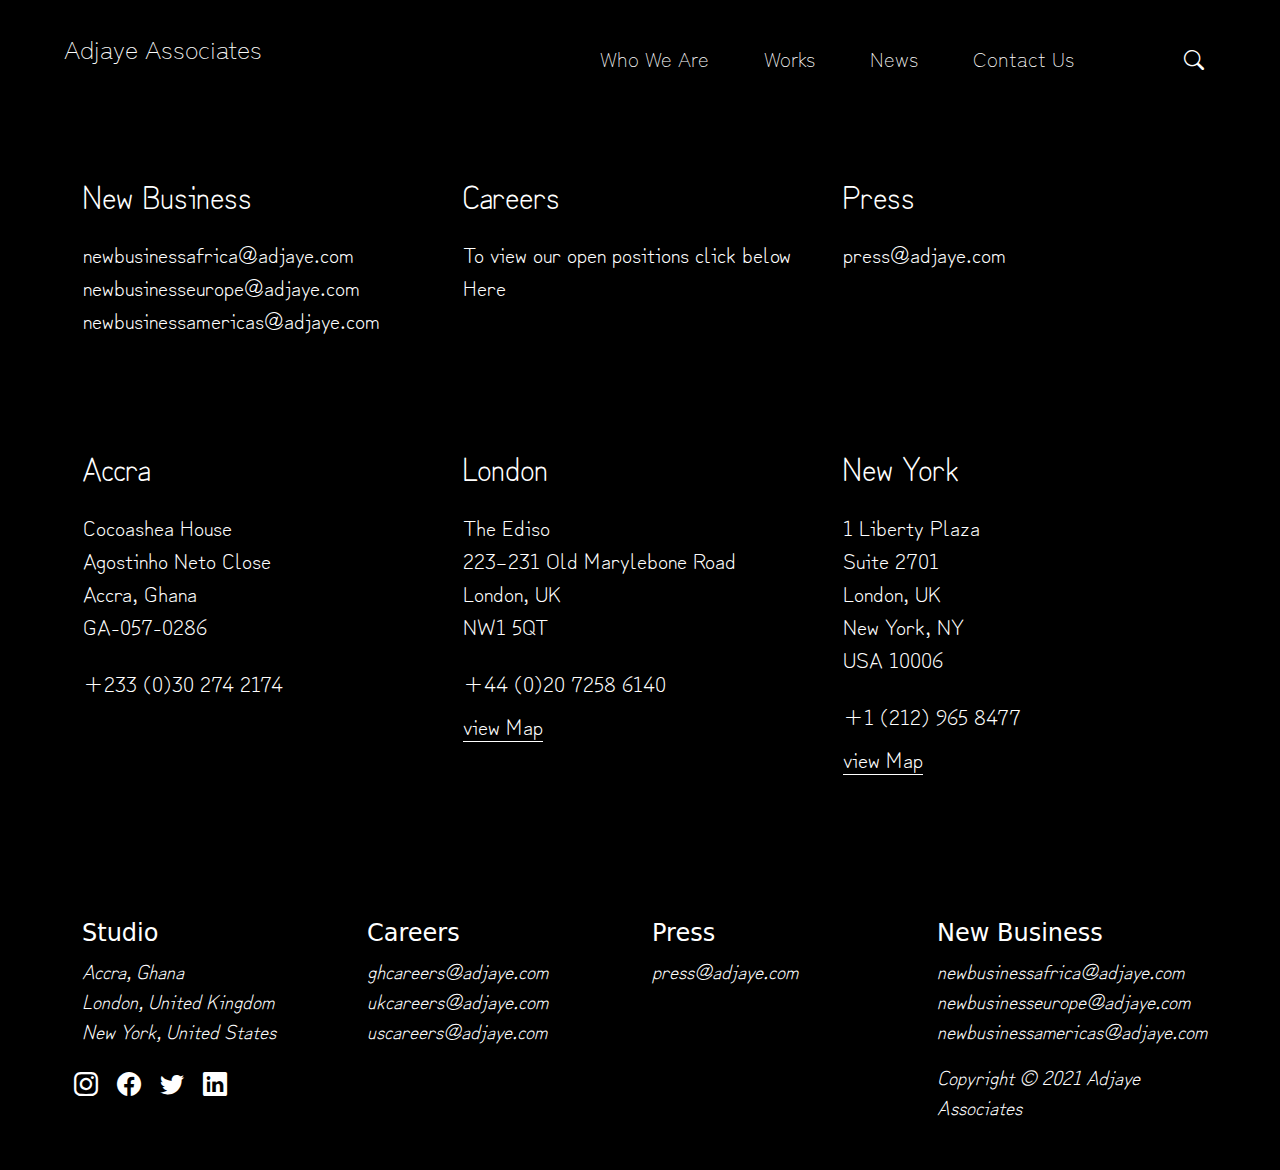
<file: page/contract.html>
<!DOCTYPE html>
<html lang="en">
  <head>
    <meta charset="UTF-8" />
    <meta http-equiv="X-UA-Compatible" content="IE=edge" />
    <meta name="viewport" content="width=device-width, initial-scale=1.0" />
    <title>Adjaye Associates</title>
    <!-- custom css -->
    <link rel="stylesheet" href="../css/style.css" />
    <!-- Bootstrap css -->
    <link rel="stylesheet" href="../css/bootstrap.min.css" />
    <!-- Bootstrap icons -->
    <link
      rel="stylesheet"
      href="../bootstrap-icons/font/bootstrap-icons.css"
    />
    <style>
               .carousel-item > img {
    height: 0px
    /* width: 100vw; */
  }
  .li-search{
        width: 0;
        overflow: hidden;
        margin-top: 10px;
      
      }
        .search-add{
    width: 500px;
    transition: .5s;
     }
  .carousel-control-next{
      display: none!important;
  }
  p {
  font-family: "Open Sans Condensed", sans-serif;
  font-style: italic;
  font-weight: 400;
  color: #fcfcfc;
  font-size: 20px;
}
    </style>
  </head>
  <body style="background-color: black;">
    <!-- header start -->
    <!-- <header id="header">
      <div class="container-fluid p-0">
  
        <div class="slider">
          <div
            id="carouselExampleCaptions"
            class="carousel slide"
            data-bs-ride="carousel"
          >
            <div class="carousel-indicators">
              <button
                type="button"
                data-bs-target="#carouselExampleCaptions"
                data-bs-slide-to="0"
                class="active"
                aria-current="true"
                aria-label="Slide 1"
              ></button>
              <button
                type="button"
                data-bs-target="#carouselExampleCaptions"
                data-bs-slide-to="1"
                aria-label="Slide 2"
              ></button>
              <button
                type="button"
                data-bs-target="#carouselExampleCaptions"
                data-bs-slide-to="2"
                aria-label="Slide 3"
              ></button>
              <button
                type="button"
                data-bs-target="#carouselExampleCaptions"
                data-bs-slide-to="3"
                aria-label="Slide 4"
              ></button>
              <button
                type="button"
                data-bs-target="#carouselExampleCaptions"
                data-bs-slide-to="4"
                aria-label="Slide 5"
              ></button>
              <button
                type="button"
                data-bs-target="#carouselExampleCaptions"
                data-bs-slide-to="5"
                aria-label="Slide 6"
              ></button>
            </div>
            <div class="carousel-inner">
  
              <div style="position: relative;" class="carousel-item active">
         
                <img
                  src="../Images/slider/01_Hero_Abrahamic-Family-House_1-1500x938.jpg"
                  class="d-block w-100 img-fluid"
                  alt="..."
                />
                <div class="carousel-caption d-none d-md-block">
                  <h3>Ruby City</h3>
                  <p>San Antonio, Texas, USA, 2019</p>
                </div>
              </div>
              <div class="carousel-item">
                <img
                  src="../Images/slider/01_Hero_The-Studio-Museum-in-Harlem_-1500x1060.jpg"
                  class="d-block w-100 img-fluid"
                  alt="..."
                />
                <div class="carousel-caption d-none d-md-block">
                  <h3>130 William</h3>
                  <p>Manhattan, New York, USA, Current</p>
                </div>
              </div>
              <div class="carousel-item">
                <img
                  src="../Images/slider/05_National-Cathedral-of-Ghana_72-1500x671.jpg"
                  class="d-block w-100 img-fluid"
                  alt=""
                />
                <div class="carousel-caption d-none d-md-block ">
                  <h3>Mole House</h3>
                  <p>London, UK, 2019</p>
                </div>
              </div>
              <div class="carousel-item">
                <img
                  src="../Images/slider/MoleHouse3-20-Edited-Extended.jpg"
                  class="d-block w-100 img-fluid"
                  alt=""
                />
                <div class="carousel-caption d-none d-md-block">
                  <h3>130 William</h3>
                  <p>Manhattan, New York, USA, Current</p>
                </div>
              </div>
              <div class="carousel-item">
                <img
                  src="../Images/slider/130_01-1667x2500.jpg"
                  class="d-block w-100"
                  alt=""
                />
                <div class="carousel-caption d-none d-md-block">
                  <h3>Ruby City</h3>
                  <p>San Antonio, Texas, USA, 2019</p>
                </div>
              </div>
              <div class="carousel-item">
                <img
                  src="../Images/slider/The-Webster-Hero-Edit_72-2-1500x1000 (1).jpg"
                  class="d-block w-100 img-fluid"
                  alt=""
                />
                <div class="carousel-caption d-none d-md-block">
                  <h3>130 William</h3>
                  <p>Manhattan, New York, USA, Current</p>
                </div>
                </div>
              </div>
              <div class="carousel-item">
                <img
                  src="../Images/slider/01_Hero_Abrahamic-Family-House_1-1500x938.jpg"
                  class="d-block w-100 img-fluid"
                  alt=""
                />
                <div class="carousel-caption d-none d-md-block">
                  <h3>Ruby City</h3>
                  <p>San Antonio, Texas, USA, 2019</p>
                </div>
              </div>
            </div>
            <button
              class="carousel-control-prev"
              type="button"
              data-bs-target="#carouselExampleCaptions"
              data-bs-slide="prev"
            >
              <span
                class="carousel-control-prev-icon"
                aria-hidden="true"
              ></span>
              <span class="visually-hidden">Previous</span>
            </button>
            <button
              class="carousel-control-next"
              type="button"
              data-bs-target="#carouselExampleCaptions"
              data-bs-slide="next"
            >
              <span
                class="carousel-control-next-icon"
                aria-hidden="true"
              ></span>
              <span class="visually-hidden">Next</span>
            </button>
          </div>
        </div>
      </div>
    </header> -->
    <!-- Featured section -->

 <!-- Contact start -->
  <section id="contact">
    <div class="container">
      <div class="row py-5">
        <div class="col-xl-4 col-lg-4 col-md-4 col-12">
           <div class="wrapper">
             <div class="wrapper-inner">
                <h2>New Business</h2>
                 <ul class="contact-list">
                   <li><a href="#">newbusinessafrica@adjaye.com</a></li>
                   <li><a href="#">newbusinesseurope@adjaye.com</a></li>
                   <li><a href="#">newbusinessamericas@adjaye.com</a></li>
                 </ul>
             </div>
           </div>
        </div>
        <div class="col-xl-4 col-lg-4 col-md-4 col-12">
          <div class="wrapper">
            <div class="wrapper-inner">
              <h2>Careers</h2>
                <ul class="contact-list">
                  <li><a href="#">To view our open positions click below</a></li>
                  <li><a href="#">Here</a></li>
               </ul>
            </div>
          </div>
        </div>
        <div class="col-xl-4 col-lg-4 col-md-4 col-12">
          <div class="wrapper">
            <div class="wrapper-inner">
              <h2>Press</h2>
                <ul class="contact-list">
                  <li><a href="#">press@adjaye.com</a></li>
               </ul>
            </div>
          </div>
        </div>
      </div>
      <div class="row py-5">
        <div class="col-xl-4 col-lg-4 col-md-4 col-12">
           <div class="wrapper">
             <div class="wrapper-inner">
                <h2>Accra</h2>
                 <ul class="contact-list">
                   <li><a href="#">Cocoashea House</a></li>
                   <li><a href="#">Agostinho Neto Close </a></li>
                   <li><a href="#">Accra, Ghana</a></li>
                   <li><a href="#">GA-057-0286</a></li>
                   <li class="phone"><a href="#">+233 (0)30 274 2174</a> </li>
                 </ul>
             </div>
           </div>
        </div>
        <div class="col-xl-4 col-lg-4 col-md-4 col-12">
          <div class="wrapper">
            <div class="wrapper-inner">
              <h2>London</h2>
                <ul class="contact-list">
                  <li><a href="#">The Ediso </a></li>
                  <li><a href="#">223–231 Old Marylebone Road</a></li>
                  <li><a href="#">London, UK</a></li>
                  <li><a href="#">NW1 5QT</a></li>
                  <li class="phone"><a href="#">+44 (0)20 7258 6140</a></li>
                  <li class="map"><a href="#">view Map</a></li>
               </ul>
            </div>
          </div>
        </div>
        <div class="col-xl-4 col-lg-4 col-md-4 col-12">
          <div class="wrapper">
            <div class="wrapper-inner">
              <h2>New York</h2>
                <ul class="contact-list">
                  <li><a href="#">1 Liberty Plaza</a></li>
                  <li><a href="#">Suite 2701</a></li>
                  <li><a href="#">London, UK</a></li>
                  <li><a href="#">New York, NY</a></li>
                  <li><a href="#">USA 10006</a></li>
                  <li class="phone"><a href="#">+1 (212) 965 8477</a></li>
                  <li class="map"><a href="#">view Map</a></li>
               </ul>
            </div>
          </div>
        </div>
      </div>
    </div>
  </section>
 <!-- Contact End -->




    <!-- Footer -->
    <footer>
      <div class="container">
 
        <div class="row">
          <div class="col-lg-3 col-md-6">
            <div class="footer-item">
              <h4 class="footer-title">Studio</h4>
              <p>
                Accra, Ghana <br />
                London, United Kingdom <br />
                New York, United States
              </p>
              <div class="socail">
                <ul>
                  <li>
                    <a href="#"><i class="bi bi-instagram"></i></a>
                  </li>

                  <li>
                    <a href="#"><i class="bi bi-facebook"></i></a>
                  </li>
                  <li>
                    <a href="#"><i class="bi bi-twitter"></i></a>
                  </li>
                  <li>
                    <a href="#"><i class="bi bi-linkedin"></i></a>
                  </li>
                </ul>
              </div>
            </div>
          </div>
          <div class="col-lg-3 col-md-6">
            <div class="footer-item">
              <h4 class="footer-title">Careers</h4>
              <p>
                <a href="#"> ghcareers@adjaye.com </a><br />
                <a href="#">ukcareers@adjaye.com </a><br />
                <a href="#"> uscareers@adjaye.com</a>
              </p>
            </div>
          </div>
          <div class="col-lg-3 col-md-6">
            <div class="footer-item">
              <h4 class="footer-title">Press</h4>
              <p>
                <a href="#">press@adjaye.com</a>
              </p>
            </div>
          </div>
          <div class="col-lg-3 col-md-6">
            <div class="footer-item">
              <h4 class="footer-title">New Business</h4>
              <p>
                <a href="#">newbusinessafrica@adjaye.com </a><br />
                <a href="#">newbusinesseurope@adjaye.com</a> <br />
                <a href="#">newbusinessamericas@adjaye.com</a> <br />
              </p>
              <p>Copyright &copy; 2021 Adjaye Associates</p>
            </div>
          </div>
        </div>
      </div>
    </footer>
                           <!-- navbar -->
    <div style="position: absolute;top:30px;width: 93%;" class="container-nav navber ">
      <div  class="row navber-row">
          <div class="col-3">
             <a style="text-decoration: none;" href="../index.html"> <span class="logo">Adjaye Associates</span></a>
          </div>
         <div class="col-9">
            <nav>
                <ul>
                     <li  style="position: relative;" class="li-who li-sm search-btn1-con"><a href="#">Who We Are</a>
                      <div class="who-box  text-center ">
                      <div class="hover">
                      <ul class="py-2">
                      <div class="sign"></div>
                      <li ><a href="./who-we-are.html">Sir David Adjaye</a></li>
                      <li><a href="./approach.html">Approach</a></li>
                      <li><a href="./firm-profile.html">Firm Profile</a></li>
                      <li><a href="./awards.html">Awards</a></li>
                      <li><a href="../page/leadership.html"> Leadership</a></li>
                      </ul>
                  </div>
                    </div>
                    </li>
                      <li class="li-sm search-btn1-con"><a href="./works.html">Works</a></li>
                      <li class="li-sm search-btn1-con"><a href="./news.html">News</a></li>
                       <li class="li-sm search-btn1-con"><a href="./contract.html">Contact Us</a></li>
            <li class="li-sm  li-search"><input placeholder="Search the site for..." class="search-input" required="1" type=""></li>

                        <li class=""><a class="search-btn1" href="#"><i class="bi bi-search"></i></a></li>
                  </ul>
             </nav>
               </div>
                  </div>
                      </div>
                          <!-- nav small device -->
                          <div style="position: absolute;top: 10px;width: 95%;" class="nav-sm ">
                            <div class="nav-sm-container">
                              <div class="row ">
                                <div class="col-7">
                                 
                                  <a href="../index.html" style="text-decoration: none;">
                                    <span class="mt-2 d-block text-white" style="font-size: 22px;font-family: zen;margin-left: 5%;" class="logo">Adjaye Associates</span>
                                  </a>                  
                                              </div>
                                <div class="col-5 text-end">
                                 <div>
                                </span> <a href="#" class="manu-toggler"><img  style="margin-right: 5%;" src="../icon/icons8-menu-48 (1).png" alt=""></a>
                                 </div>
                                </div>
                                <!-- nav -->
                                <div class="nav-sm- nav-sm-2 " style="margin-left: 2%;" class="col-12">
                                <div style="background-color: black;" class="container py-4">
                                 
                                 <div class="div-search text-end">
                                  <input required="1" class="input-sm"  type="text">
                                  <a class="search-btn-sm" style="text-decoration: none;" href="#"><span style="color: white;font-size: 18px;margin-top: 5px;" class="d-inline-block"> <i class="bi bi-search"></i></span></a>
                                                                      </div>
                                  <ul>
                                    <li class="mt-2 li-click"><a href="#">Who new are &nbsp;<i class="bi bi-caret-down-fill"></i></a></li>
                                    <li class="li-show"><a href="./who-we-are.html">Sir David Adjaye</a></li>
                                    <li class="li-show"><a href="./approach.html">Approach</a></li>
                                    <li class="li-show"><a href="./firm-profile.html">Firm Profile</a></li>
                                    <li class="li-show"><a href="./awards.html">Awards</a></li>
                                    <li class="li-show"><a href="../page/leadership.html"> Leadership</a></li>
                                    <li class="li-sm"><a href="./works.html">Works</a></li>
                                    <li class="li-sm"><a href="../page/news.html">News</a></li>
                                    <li class="li-sm"><a href="./contract.html">Contact Us</a></li>
                                  </ul>
                                  <div class="socail">
                                    <ul>
                                      <li>
                                        <a href="#"><i class="bi bi-instagram"></i></a>
                                      </li>
                    
                                      <li>
                                        <a href="#"><i class="bi bi-facebook"></i></a>
                                      </li>
                                      <li>
                                        <a href="#"><i class="bi bi-twitter"></i></a>
                                      </li>
                                      <li>
                                        <a href="#"><i class="bi bi-linkedin"></i></a>
                                      </li>
                                    </ul>
                                  </div>
                                </div>
                                </div>
                              </div>
                            </div>
                          </div>
                          <!-- navend -->
                  

    <script src="../js/bootstrap.bundle.min.js"></script>
    <script src="../js/main.js"></script>
  </body>
</html>
</file>
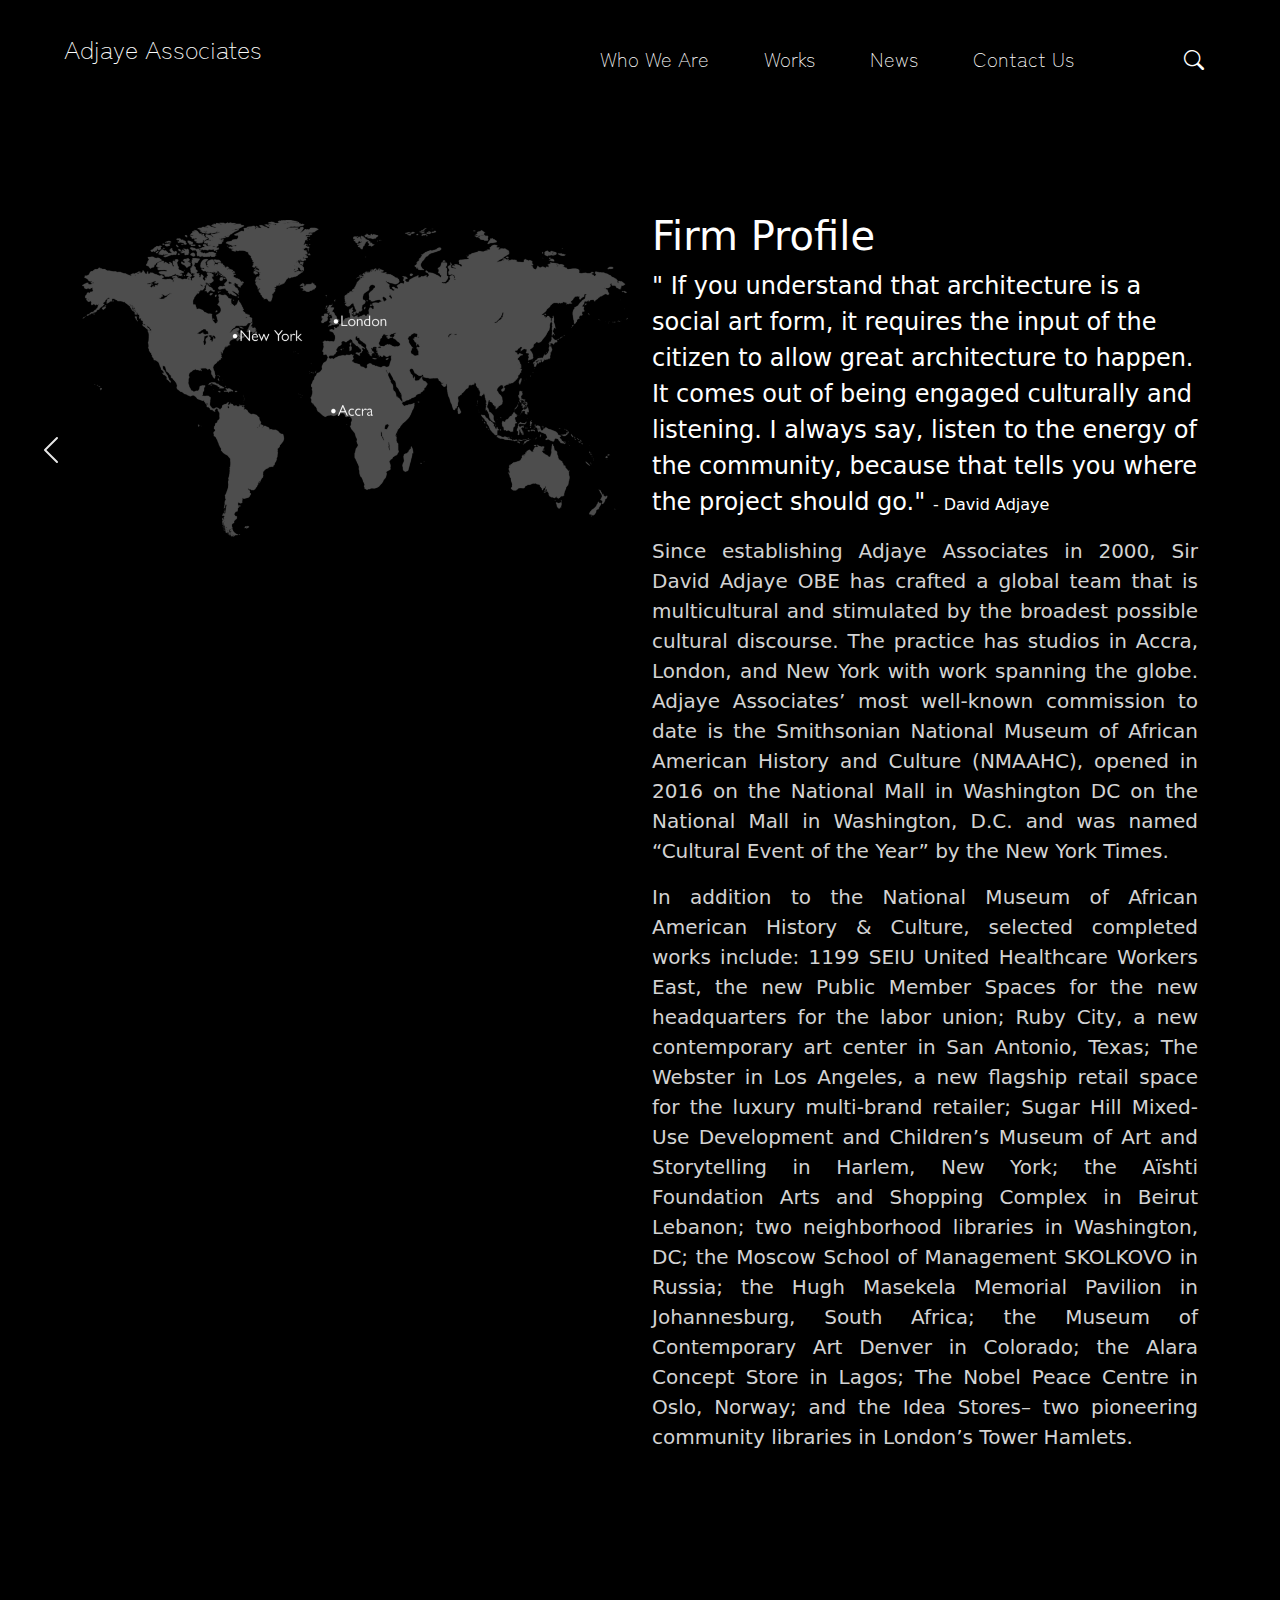
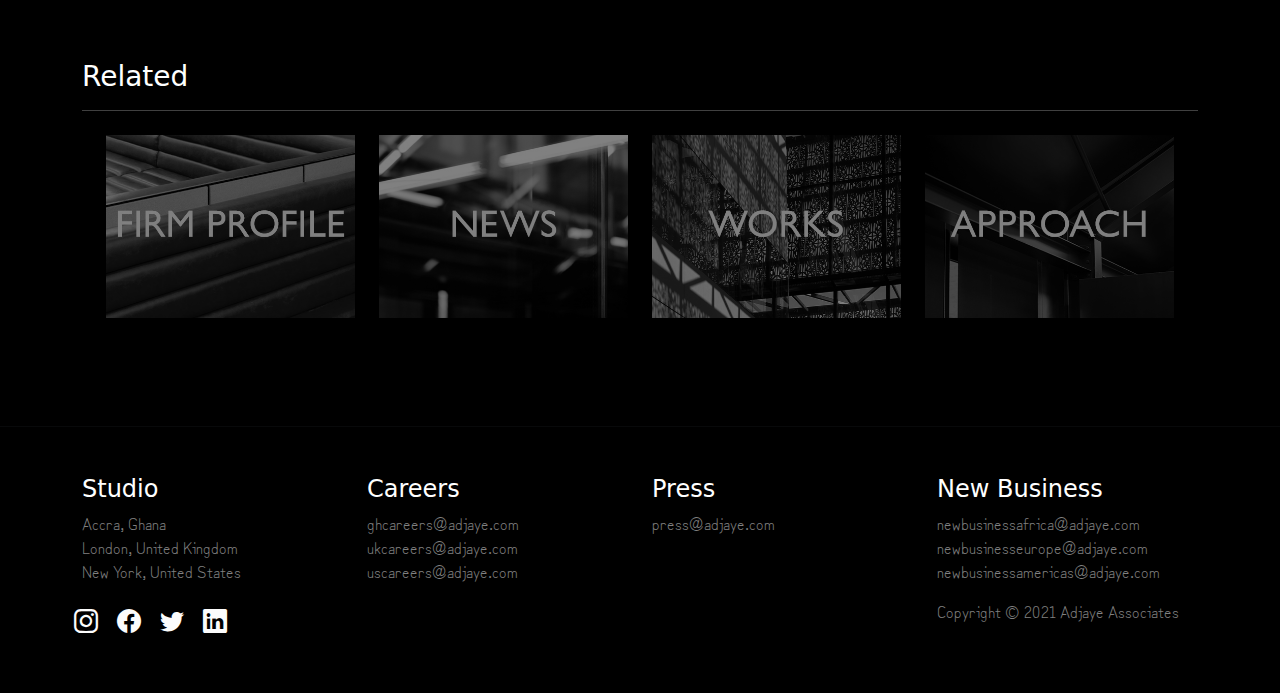
<file: page/firm-profile.html>
<!DOCTYPE html>
<html lang="en">
  <head>
    <meta charset="UTF-8" />
    <meta http-equiv="X-UA-Compatible" content="IE=edge" />
    <meta name="viewport" content="width=device-width, initial-scale=1.0" />
    <title>Adjaye Associates</title>
    <!-- custom css -->
    <link rel="stylesheet" href="../css/style.css" />
    <link rel="stylesheet" href="../css/firm-profile/style.css">
    <!-- Bootstrap css -->
    <link rel="stylesheet" href="../css/bootstrap.min.css" />
    <!-- Bootstrap icons -->
    <link
      rel="stylesheet"
      href="../bootstrap-icons/font/bootstrap-icons.css"
    />
    <style>
               .carousel-item > img {
    height: 0px
    /* width: 100vw; */
  }
  .carousel-control-next{
      display: none!important;
  }
  #works{
      padding-top: 50px;
  }
  .li-search{
        width: 0;
        overflow: hidden;
        margin-top: 10px;
      
      }
        .search-add{
    width: 500px;
    transition: .5s;
     }
    </style>
  </head>
  <body style="background-color: black;">
    <!-- header start -->
    <header id="header">
      <div class="container-fluid p-0">
  
        <div class="slider">
          <div
            id="carouselExampleCaptions"
            class="carousel slide"
            data-bs-ride="carousel"
          >
            <div class="carousel-indicators">
              <button
                type="button"
                data-bs-target="#carouselExampleCaptions"
                data-bs-slide-to="0"
                class="active"
                aria-current="true"
                aria-label="Slide 1"
              ></button>
              <button
                type="button"
                data-bs-target="#carouselExampleCaptions"
                data-bs-slide-to="1"
                aria-label="Slide 2"
              ></button>
              <button
                type="button"
                data-bs-target="#carouselExampleCaptions"
                data-bs-slide-to="2"
                aria-label="Slide 3"
              ></button>
              <button
                type="button"
                data-bs-target="#carouselExampleCaptions"
                data-bs-slide-to="3"
                aria-label="Slide 4"
              ></button>
              <button
                type="button"
                data-bs-target="#carouselExampleCaptions"
                data-bs-slide-to="4"
                aria-label="Slide 5"
              ></button>
              <button
                type="button"
                data-bs-target="#carouselExampleCaptions"
                data-bs-slide-to="5"
                aria-label="Slide 6"
              ></button>
            </div>
            <div class="carousel-inner">
  
              <div style="position: relative;" class="carousel-item active">
         
                <img
                  src="../Images/who-we-are/FIRM-PROFILE.jpg"
                  class="d-block w-100 img-fluid"
                  alt="..."
                />
                <div class="carousel-caption d-none d-md-block">
                  <h3>Ruby City</h3>
                  <p>San Antonio, Texas, USA, 2019</p>
                </div>
              </div>
              <div class="carousel-item">
                <img
                  src="../Images/who-we-are/Who-We-Are-Thumbnails.jpg"
                  class="d-block w-100 img-fluid"
                  alt="..."
                />
                <div class="carousel-caption d-none d-md-block">
                  <h3>130 William</h3>
                  <p>Manhattan, New York, USA, Current</p>
                </div>
              </div>
              <div class="carousel-item">
                <img
                  src="../Images/who-we-are/NEWS.jpg"
                  class="d-block w-100 img-fluid"
                  alt=""
                />
                <div class="carousel-caption d-none d-md-block ">
                  <h3>Mole House</h3>
                  <p>London, UK, 2019</p>
                </div>
              </div>
              <div class="carousel-item">
                <img
                  src="../Images/who-we-are/adjaye-b-667x1000.jpg"
                  class="d-block w-100 img-fluid"
                  alt=""
                />
                <div class="carousel-caption d-none d-md-block">
                  <h3>130 William</h3>
                  <p>Manhattan, New York, USA, Current</p>
                </div>
              </div>
              <div class="carousel-item">
                <img
                  src="../Images/who-we-are/WORKS-2.jpg"
                  class="d-block w-100"
                  alt=""
                />
                <div class="carousel-caption d-none d-md-block">
                  <h3>Ruby City</h3>
                  <p>San Antonio, Texas, USA, 2019</p>
                </div>
              </div>
              <div class="carousel-item">
                <img
                  src="../Images/who-we-are/WORKS-2.jpg"
                  class="d-block w-100 img-fluid"
                  alt=""
                />
                <div class="carousel-caption d-none d-md-block">
                  <h3>130 William</h3>
                  <p>Manhattan, New York, USA, Current</p>
                </div>
                </div>
              </div>
              <div class="carousel-item">
                <img
                  src="../Images/who-we-are/FIRM-PROFILE.jpg"
                  class="d-block w-100 img-fluid"
                  alt=""
                />
                <div class="carousel-caption d-none d-md-block">
                  <h3>Ruby City</h3>
                  <p>San Antonio, Texas, USA, 2019</p>
                </div>
              </div>
            </div>
            <button
              class="carousel-control-prev"
              type="button"
              data-bs-target="#carouselExampleCaptions"
              data-bs-slide="prev"
            >
              <span
                class="carousel-control-prev-icon"
                aria-hidden="true"
              ></span>
              <span class="visually-hidden">Previous</span>
            </button>
            <button
              class="carousel-control-next"
              type="button"
              data-bs-target="#carouselExampleCaptions"
              data-bs-slide="next"
            >
              <span
                class="carousel-control-next-icon"
                aria-hidden="true"
              ></span>
              <span class="visually-hidden">Next</span>
            </button>
          </div>
        </div>
      </div>
    </header>
    <!-- Featured section -->
    <section style="padding-top: 100px;" id="firm-profile">
        <div class="wrapper">
          <div class="container">
            <div class="row">
              <div class="col-xl-6 col-kg-6 col-md-6 col-12">
                <div class="firm-img pt-2">
                  <img
                    src="../Images/firm-profile/map-1000x580 (1).png"
                    class="img-fluid"
                    alt=""
                  />
                </div>
              </div>
              <div class="col-xl-6 col-kg-6 col-md-6 col-12">
                <div class="firm-decs">
                  <h1>Firm Profile</h1>
                  <p class="fs-4">
                    " If you understand that architecture is a social art form, it
                    requires the input of the citizen to allow great architecture
                    to happen. It comes out of being engaged culturally and
                    listening. I always say, listen to the energy of the
                    community, because that tells you where the project should
                    go."
                    <small class="fs-6"> - David Adjaye</small>
                  </p>
                  <p class="fs-5">
                    Since establishing Adjaye Associates in 2000, Sir David Adjaye
                    OBE has crafted a global team that is multicultural and
                    stimulated by the broadest possible cultural discourse. The
                    practice has studios in Accra, London, and New York with work
                    spanning the globe. Adjaye Associates’ most well-known
                    commission to date is the Smithsonian National Museum of
                    African American History and Culture (NMAAHC), opened in 2016
                    on the National Mall in Washington DC on the National Mall in
                    Washington, D.C. and was named “Cultural Event of the Year” by
                    the New York Times.
                  </p>
                  <p class="fs-5">
                    In addition to the National Museum of African American History
                    & Culture, selected completed works include: 1199 SEIU United
                    Healthcare Workers East, the new Public Member Spaces for the
                    new headquarters for the labor union; Ruby City, a new
                    contemporary art center in San Antonio, Texas; The Webster in
                    Los Angeles, a new flagship retail space for the luxury
                    multi-brand retailer; Sugar Hill Mixed-Use Development and
                    Children’s Museum of Art and Storytelling in Harlem, New York;
                    the Aïshti Foundation Arts and Shopping Complex in Beirut
                    Lebanon; two neighborhood libraries in Washington, DC; the
                    Moscow School of Management SKOLKOVO in Russia; the Hugh
                    Masekela Memorial Pavilion in Johannesburg, South Africa; the
                    Museum of Contemporary Art Denver in Colorado; the Alara
                    Concept Store in Lagos; The Nobel Peace Centre in Oslo,
                    Norway; and the Idea Stores– two pioneering community
                    libraries in London’s Tower Hamlets.
                  </p>
                </div>
              </div>
            </div>
          </div>
        </div>
      </section>
      <section id="Related">
        <div class="container">
          <div class="row">
            <div class="root">
              <div class="title">
                <h3>Related</h3>
                <hr />
              </div>
              <div class="container">
                <div class="row">
                  <div class="col-xxl-3 col-xl-3 col-lg-3 col-12">
                    <div class="root_inner">
                      <div class="inner_img py-2">
                        <img
                          src="../Images/firm-profile/FIRM-PROFILE.jpg"
                          class="img-fluid"
                          alt=""
                        />
                      </div>
                    </div>
                  </div>
                  <div class="col-xxl-3 col-xl-3 col-lg-3 col-12">
                    <div class="root_inner  ">
                      <div class="inner_img py-2">
                        <img src="../Images/firm-profile/NEWS.jpg" class="img-fluid" alt="" />
                      </div>
                    </div>
                  </div>
                  <div class="col-xxl-3 col-xl-3 col-lg-3 col-12">
                    <div class="root_inner ">
                      <div class="inner_img py-2">
                        <img
                          src="../Images/firm-profile/WORKS-2.jpg"
                          class="img-fluid"
                          alt=""
                        />
                      </div>
                    </div>
                  </div>
                  <div class="col-xxl-3 col-xl-3 col-lg-3 col-12">
                    <div class="root_inner">
                      <div class="inner_img py-2">
                        <img
                          src="../Images/firm-profile/Who-We-Are-Thumbnails.jpg"
                          class="img-fluid"
                          alt=""
                        />
                      </div>
                    </div>
                  </div>
                </div>
              </div>
            </div>
          </div>
        </div>
      </section>
      <hr style="margin-top: 20px;">

    <!-- Footer -->
    <footer>
      <div class="container">
 
        <div class="row">
          <div class="col-lg-3 col-md-6">
            <div class="footer-item">
              <h4 class="footer-title">Studio</h4>
              <p>
                Accra, Ghana <br />
                London, United Kingdom <br />
                New York, United States
              </p>
              <div class="socail">
                <ul>
                  <li>
                    <a href="#"><i class="bi bi-instagram"></i></a>
                  </li>

                  <li>
                    <a href="#"><i class="bi bi-facebook"></i></a>
                  </li>
                  <li>
                    <a href="#"><i class="bi bi-twitter"></i></a>
                  </li>
                  <li>
                    <a href="#"><i class="bi bi-linkedin"></i></a>
                  </li>
                </ul>
              </div>
            </div>
          </div>
          <div class="col-lg-3 col-md-6">
            <div class="footer-item">
              <h4 class="footer-title">Careers</h4>
              <p>
                <a href="#"> ghcareers@adjaye.com </a><br />
                <a href="#">ukcareers@adjaye.com </a><br />
                <a href="#"> uscareers@adjaye.com</a>
              </p>
            </div>
          </div>
          <div class="col-lg-3 col-md-6">
            <div class="footer-item">
              <h4 class="footer-title">Press</h4>
              <p>
                <a href="#">press@adjaye.com</a>
              </p>
            </div>
          </div>
          <div class="col-lg-3 col-md-6">
            <div class="footer-item">
              <h4 class="footer-title">New Business</h4>
              <p>
                <a href="#">newbusinessafrica@adjaye.com </a><br />
                <a href="#">newbusinesseurope@adjaye.com</a> <br />
                <a href="#">newbusinessamericas@adjaye.com</a> <br />
              </p>
              <p>Copyright &copy; 2021 Adjaye Associates</p>
            </div>
          </div>
        </div>
      </div>
    </footer>
                           <!-- navbar -->
                           <div style="position: absolute;top:30px;width: 93%;" class="container-nav navber ">
                            <div  class="row navber-row">
                              <div class="col-3">
                               <a style="text-decoration: none;" href="../index.html"> <span class="logo">Adjaye Associates</span></a>
                              </div>
                              <div class="col-9">
                                <nav>
                                  <ul>
                                    
                  
                  
                  
                                    <li  style="position: relative;" class="li-who li-sm search-btn1-con"><a href="#">Who We Are</a>
                                      
                                        <div class="who-box  text-center ">
                                <div class="hover">
                                  <ul class="py-2">
                                    <div class="sign"></div>
                                    
            
            
            
        
              
              <li ><a href="./who-we-are.html">Sir David Adjaye</a></li>
              <li><a href="./approach.html">Approach</a></li>
              <li><a href="./firm-profile.html">Firm Profile</a></li>
              <li><a href="./awards.html">Awards</a></li>
              <li><a href="../page/leadership.html"> Leadership</a></li>
                   </ul>
                                </div>
                                        </div></li>
                                  
                                   
                                    <li class="li-sm search-btn1-con"><a href="./works.html">Works</a></li>
                                    <li class="li-sm search-btn1-con"><a href="./news.html">News</a></li>
                                    <li class="li-sm search-btn1-con"><a href="./contract.html">Contact Us</a></li>
            <li class="li-sm  li-search"><input  class="search-input" required="1" type=""></li>
                                
                                    
                                    <li class=""><a class="search-btn1" href="#"><i class="bi bi-search"></i></a></li>
                                 
                                  </ul>
                                </nav>
                              </div>
                            </div>
                          </div>
                          <!-- nav small device -->
                          <div style="position: absolute;top: 10px;width: 95%;" class="nav-sm ">
                            <div class="nav-sm-container">
                              <div class="row ">
                                <div class="col-7">
                                 
                                  <a href="../index.html" style="text-decoration: none;">
                                    <span class="mt-2 d-block text-white" style="font-size: 22px;font-family: zen;margin-left: 5%;" class="logo">Adjaye Associates</span>
                                  </a>                  
                                              </div>
                                <div class="col-5 text-end">
                                 <div>
                                </span> <a href="#" class="manu-toggler"><img  style="margin-right: 5%;" src="../icon/icons8-menu-48 (1).png" alt=""></a>
                                 </div>
                                </div>
                                <!-- nav -->
                                <div class="nav-sm- nav-sm-2 " style="margin-left: 2%;" class="col-12">
                                <div style="background-color: black;" class="container py-4">
                                 
                                 <div class="div-search text-end">
                                  <input required="1" class="input-sm"  type="text">
                                  <a class="search-btn-sm" style="text-decoration: none;" href="#"><span style="color: white;font-size: 18px;margin-top: 5px;" class="d-inline-block"> <i class="bi bi-search"></i></span></a>
                                                                </div>
                                  <ul>
                                    <li class="mt-2 li-click"><a href="#">Who new are &nbsp;<i class="bi bi-caret-down-fill"></i></a></li>
                                    <li class="li-show"><a href="./who-we-are.html">Sir David Adjaye</a></li>
                                    <li class="li-show"><a href="./approach.html">Approach</a></li>
                                    <li class="li-show"><a href="./firm-profile.html">Firm Profile</a></li>
                                    <li class="li-show"><a href="./awards.html">Awards</a></li>
                                    <li class="li-show"><a href="../page/leadership.html"> Leadership</a></li>
                                    <li class="li-sm"><a href="./works.html">Works</a></li>
                                    <li class="li-sm"><a href="../page/news.html">News</a></li>
                                    <li class="li-sm"><a href="./contract.html">Contact Us</a></li>
                                  </ul>
                                  <div class="socail">
                                    <ul>
                                      <li>
                                        <a href="#"><i class="bi bi-instagram"></i></a>
                                      </li>
                    
                                      <li>
                                        <a href="#"><i class="bi bi-facebook"></i></a>
                                      </li>
                                      <li>
                                        <a href="#"><i class="bi bi-twitter"></i></a>
                                      </li>
                                      <li>
                                        <a href="#"><i class="bi bi-linkedin"></i></a>
                                      </li>
                                    </ul>
                                  </div>
                                </div>
                                </div>
                              </div>
                            </div>
                          </div>
                          <!-- navend -->
                  

    <script src="../js/bootstrap.bundle.min.js"></script>
    <script src="../js/main.js"></script>
  </body>
</html>
</file>
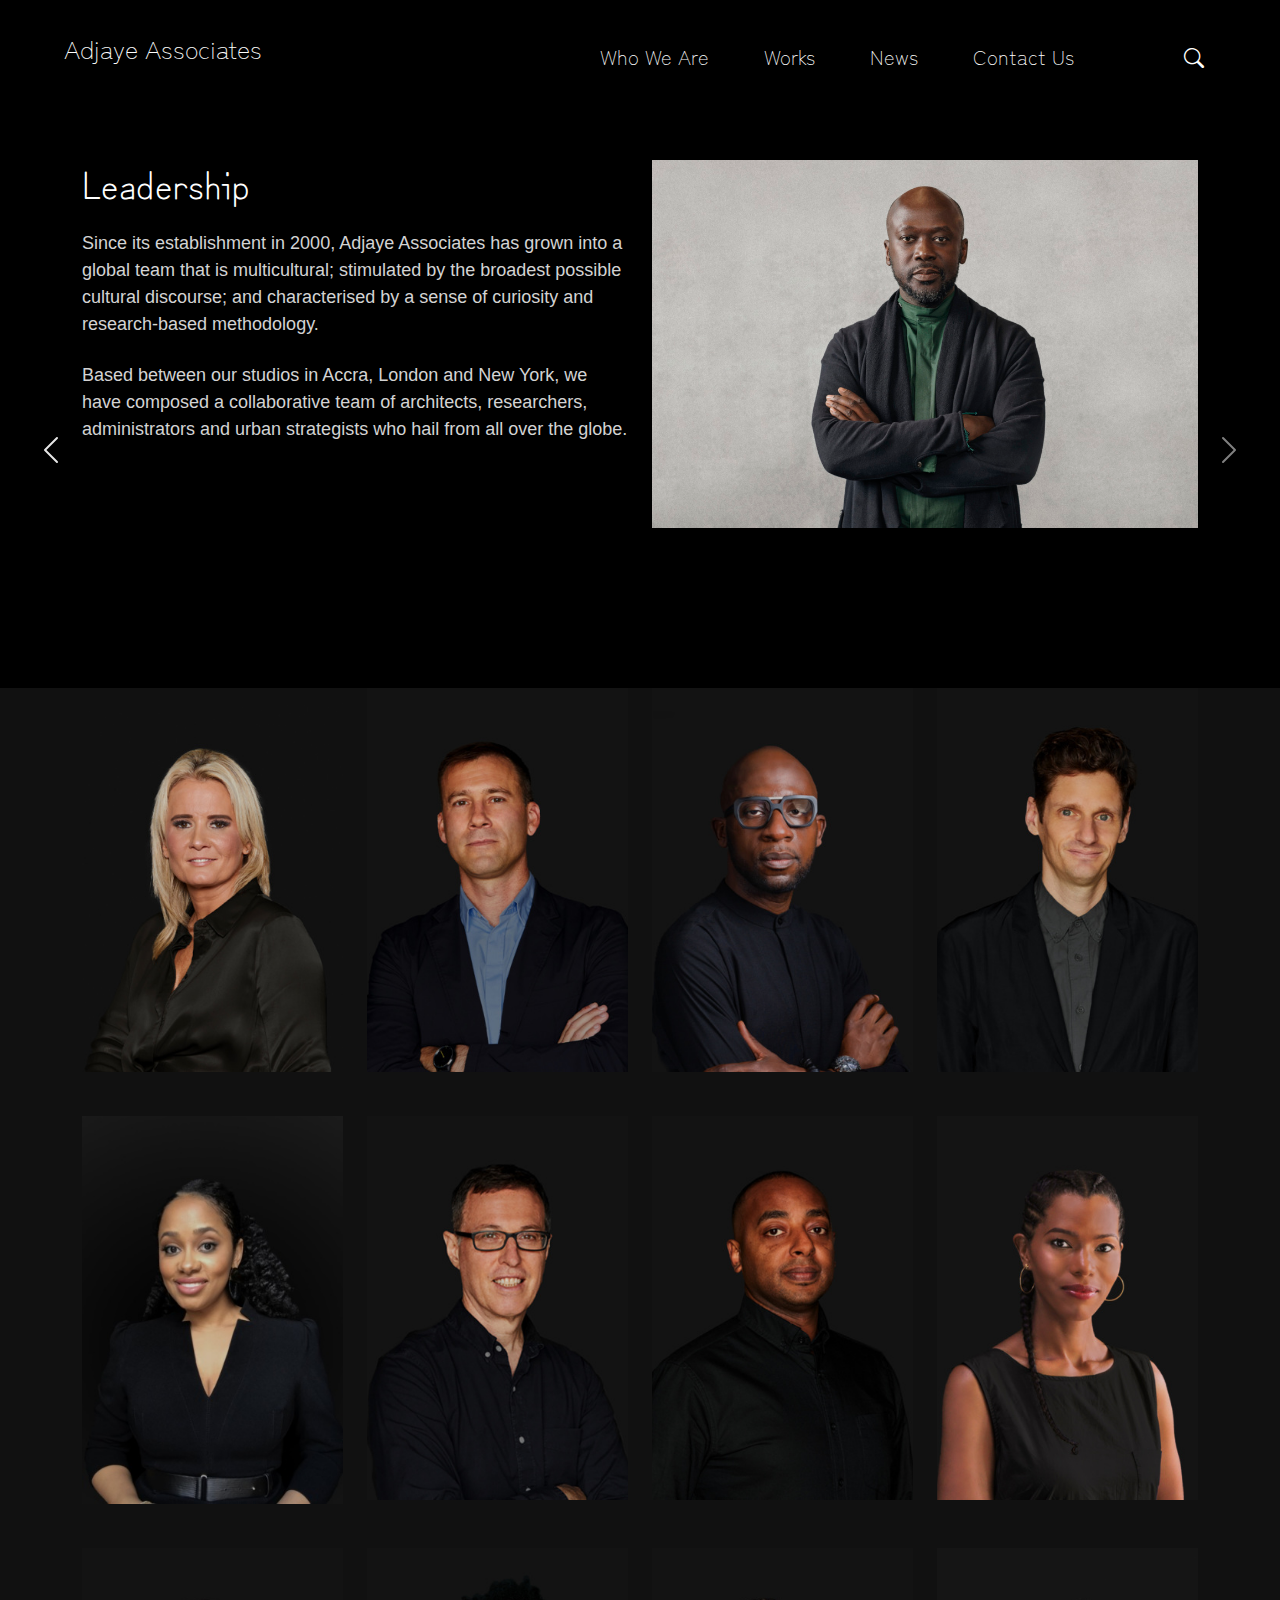
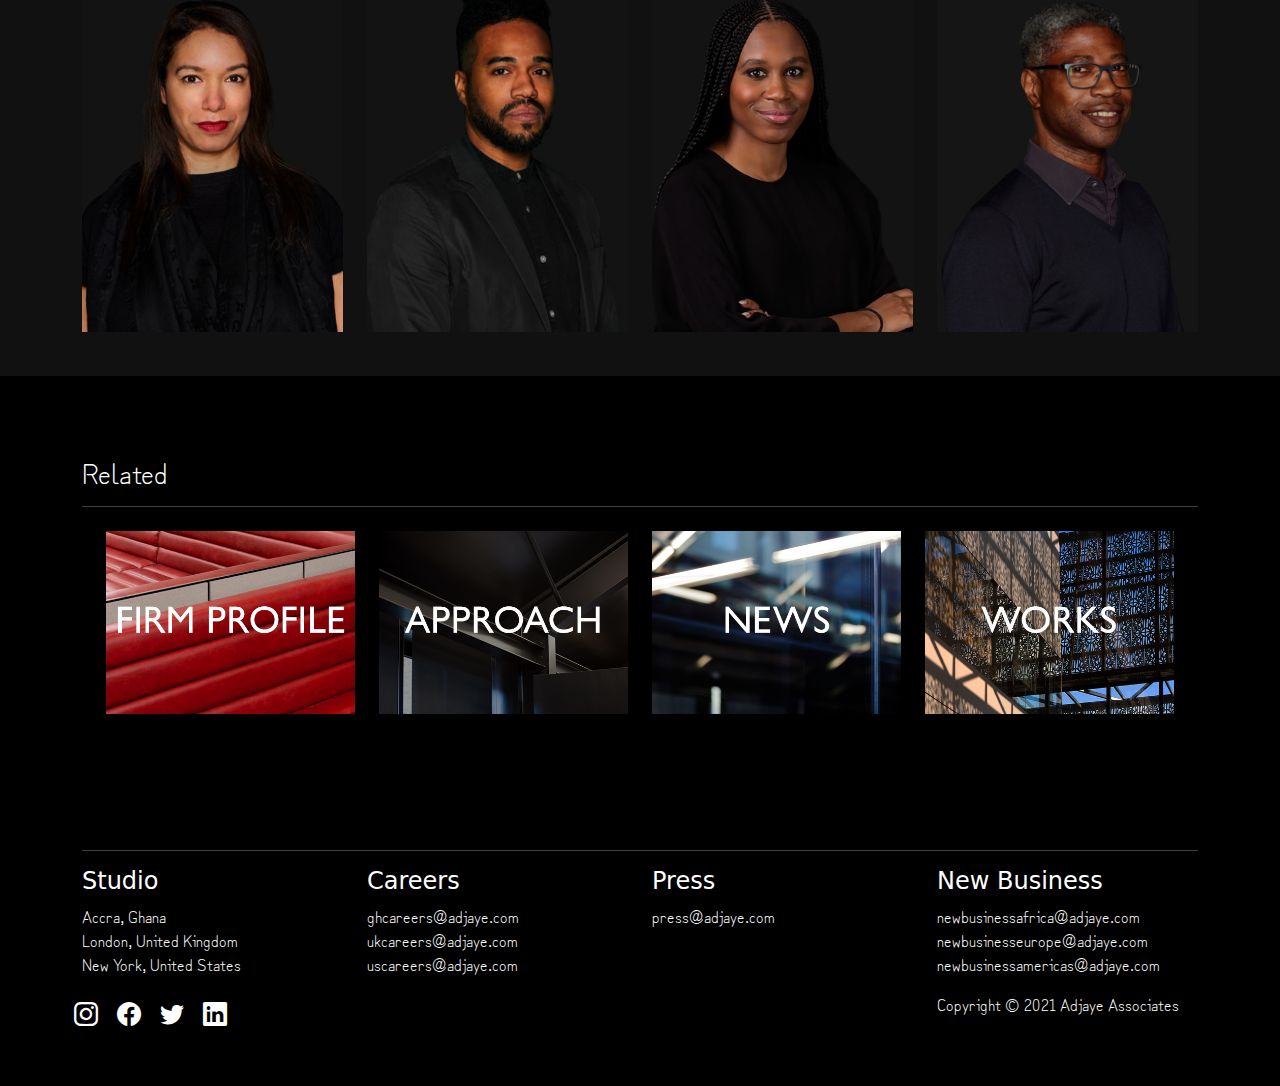
<file: page/leadership.html>
<!DOCTYPE html>
<html lang="en">
  <head>
    <meta charset="UTF-8" />
    <meta http-equiv="X-UA-Compatible" content="IE=edge" />
    <meta name="viewport" content="width=device-width, initial-scale=1.0" />
    <title>Leadership</title>
    <!-- custom css -->
    <link rel="stylesheet" href="../css/leadership/style.css" />
    <link rel="stylesheet" href="../css/style.css" />
    <link rel="stylesheet" href="../css/news/main.css">


    <!-- Bootstrap css -->
    <link rel="stylesheet" href="../css/bootstrap.min.css" />
    <!-- bootstrap icon -->
    <link rel="stylesheet" href="../bootstrap-icons/font/bootstrap-icons.css" />
    <style>
       .carousel-item > img {
    height: 0px
    /* width: 100vw; */
    
  }
  .li-search{
        width: 0;
        overflow: hidden;
        margin-top: 10px;
      
      }
        .search-add{
    width: 500px;
    transition: .5s;
     }
    </style>
  </head>
  <body style="background-color: black;">
      <!-- header start -->
      <header id="header">
        <div class="container-fluid p-0">
    
          <div class="slider">
            <div
              id="carouselExampleCaptions"
              class="carousel slide"
              data-bs-ride="carousel"
            >
              <div class="carousel-indicators">
                <button
                  type="button"
                  data-bs-target="#carouselExampleCaptions"
                  data-bs-slide-to="0"
                  class="active"
                  aria-current="true"
                  aria-label="Slide 1"
                ></button>
                <button
                  type="button"
                  data-bs-target="#carouselExampleCaptions"
                  data-bs-slide-to="1"
                  aria-label="Slide 2"
                ></button>
                <button
                  type="button"
                  data-bs-target="#carouselExampleCaptions"
                  data-bs-slide-to="2"
                  aria-label="Slide 3"
                ></button>
                <button
                  type="button"
                  data-bs-target="#carouselExampleCaptions"
                  data-bs-slide-to="3"
                  aria-label="Slide 4"
                ></button>
                <button
                  type="button"
                  data-bs-target="#carouselExampleCaptions"
                  data-bs-slide-to="4"
                  aria-label="Slide 5"
                ></button>
                <button
                  type="button"
                  data-bs-target="#carouselExampleCaptions"
                  data-bs-slide-to="5"
                  aria-label="Slide 6"
                ></button>
              </div>
              <div class="carousel-inner">
    
                <div style="position: relative;" class="carousel-item active">
           
                  <img
                    src="../Images/slider/01_Hero_Abrahamic-Family-House_1-1500x938.jpg"
                    class="d-block w-100 img-fluid"
                    alt="..."
                  />
                  <div class="carousel-caption d-none d-md-block">
                    <h3>Ruby City</h3>
                    <p>San Antonio, Texas, USA, 2019</p>
                  </div>
                </div>
                <div class="carousel-item">
                  <img
                    src="../Images/slider/01_Hero_The-Studio-Museum-in-Harlem_-1500x1060.jpg"
                    class="d-block w-100 img-fluid"
                    alt="..."
                  />
                  <div class="carousel-caption d-none d-md-block">
                    <h3>130 William</h3>
                    <p>Manhattan, New York, USA, Current</p>
                  </div>
                </div>
                <div class="carousel-item">
                  <img
                    src="../Images/slider/05_National-Cathedral-of-Ghana_72-1500x671.jpg"
                    class="d-block w-100 img-fluid"
                    alt=""
                  />
                  <div class="carousel-caption d-none d-md-block ">
                    <h3>Mole House</h3>
                    <p>London, UK, 2019</p>
                  </div>
                </div>
                <div class="carousel-item">
                  <img
                    src="../Images/slider/MoleHouse3-20-Edited-Extended.jpg"
                    class="d-block w-100 img-fluid"
                    alt=""
                  />
                  <div class="carousel-caption d-none d-md-block">
                    <h3>130 William</h3>
                    <p>Manhattan, New York, USA, Current</p>
                  </div>
                </div>
                <div class="carousel-item">
                  <img
                    src="../Images/slider/130_01-1667x2500.jpg"
                    class="d-block w-100"
                    alt=""
                  />
                  <div class="carousel-caption d-none d-md-block">
                    <h3>Ruby City</h3>
                    <p>San Antonio, Texas, USA, 2019</p>
                  </div>
                </div>
                <div class="carousel-item">
                  <img
                    src="../Images/slider/The-Webster-Hero-Edit_72-2-1500x1000 (1).jpg"
                    class="d-block w-100 img-fluid"
                    alt=""
                  />
                  <div class="carousel-caption d-none d-md-block">
                    <h3>130 William</h3>
                    <p>Manhattan, New York, USA, Current</p>
                  </div>
                  </div>
                </div>
                <div class="carousel-item">
                  <img
                    src="../Images/slider/Ruby-City-Hero-cropped-2-1500x871.jpg"
                    class="d-block w-100 img-fluid"
                    alt=""
                  />
                  <div class="carousel-caption d-none d-md-block">
                    <h3>Ruby City</h3>
                    <p>San Antonio, Texas, USA, 2019</p>
                  </div>
                </div>
              </div>
              <button
                class="carousel-control-prev"
                type="button"
                data-bs-target="#carouselExampleCaptions"
                data-bs-slide="prev"
              >
                <span
                  class="carousel-control-prev-icon"
                  aria-hidden="true"
                ></span>
                <span class="visually-hidden">Previous</span>
              </button>
              <button
                class="carousel-control-next"
                type="button"
                data-bs-target="#carouselExampleCaptions"
                data-bs-slide="next"
              >
                <span
                  class="carousel-control-next-icon"
                  aria-hidden="true"
                ></span>
                <span class="visually-hidden">Next</span>
              </button>
            </div>
          </div>
        </div>
      </header>
      <!-- learnship -->
    <section id="leaderShip">
      <div class="container-fluid p-0">
        <div class="top_part">
          <div class="container">
            <div class="row">
              <div class="col-xxl-6 col-xl-6 col-lg-6 col-md-6 col-12">
                <h3 class="title ">Leadership</h3>
                <p class="pera">
                  Since its establishment in 2000, Adjaye Associates has grown
                  into a global team that is multicultural; stimulated by the
                  broadest possible cultural discourse; and characterised by a
                  sense of curiosity and research-based methodology.
                </p>
                <p class="pera">
                  Based between our studios in Accra, London and New York, we
                  have composed a collaborative team of architects, researchers,
                  administrators and urban strategists who hail from all over
                  the globe.
                </p>
              </div>
               <div class="col-xxl-6 col-xl-6 col-lg-6 col-md-12 col-12"">
                 <div class="leader_ship_ceo">
                    <div class="info">
                       <h3>Sir David Adjaye OBE</h3>
                       <p>Founder and Principal</p>
                    </div>
                 </div>
               </div>
            </div>
          </div>
        </div>
         <div class="member">
           <div class="container">
              <div class="row">
                <div class="col-xxl-3 col-xl-3 col-lg-6 col-md-3 col-12 position-relative  wrapper">
                   <div class="member_img">
                      <img src="../Images/leadership/01.jpg" class="img-fluid" alt="">
                   </div>
                   <div class="card_inner">
                     <h3>Pascale Sablan</h3>
                     <p>Associate, New York</p>
                   </div>
                </div>
                  <div class="col-xxl-3 col-xl-3 col-lg-6 col-md-3 col-12  position-relative wrapper">
                    <div class="member_img">
                      <img src="../Images/leadership/02.jpg" class="img-fluid" alt="">
                    </div>
                    <div class="card_inner">
                      <h3>Joe Franchina</h3>
                      <p>Senior Associate, New York</p>
                    </div>
                </div>
                  <div class="col-xxl-3 col-xl-3 col-lg-6 col-md-3 col-6 position-relative wrapper">
                    <div class="member_img">
                      <img src="../Images/leadership/03.jpg" class="img-fluid" alt="">
                    </div>
                    <div class="card_inner">
                      <h3>Yohannes Bereket</h3>
                      <p>Senior Associate, London</p>
                    </div>
                </div>
                    <div class="col-xxl-3 col-xl-3 col-lg-6 col-md-3 col-12 position-relative wrapper">
                      <div class="member_img">
                        <img src="../Images/leadership/04.jpg" class="img-fluid" alt="">
                      </div>
                      <div class="card_inner">
                        <h3>Ashley Shaw Scott Adjaye</h3>
                        <p>Global Head of Research, Accra</p>
                      </div>
                  </div>
              </div>
               <div class="row">
                   <div class="col-xxl-3 col-xl-3 col-lg-6 col-md-3 col-12 position-relative wrapper">
                       <div class="member_img">
                       <img src="../Images/leadership/05.jpg" class="img-fluid" alt="">
                      </div>
                      <div class="card_inner">
                        <h3>Kahila Hogarth</h3>
                        <p>Associate Principal, London</p>
                      </div>
                   </div>
                   <div class="col-xxl-3 col-xl-3 col-lg-6 col-md-3 col-12 position-relative wrapper">
                      <div class="member_img">
                      <img src="../Images/leadership/06.jpg" class="img-fluid" alt="">
                      </div>
                      <div class="card_inner">
                        <h3>Glenn DeRoch</h3>
                        <p>Associate Principal, London</p>
                      </div>
                 </div>
                  <div class="col-xxl-3 col-xl-3 col-lg-6 col-md-3 col-12 position-relative wrapper">
                     <div class="member_img">
                     <img src="../Images/leadership/07.jpg" class="img-fluid" alt="">
                     </div>
                     <div class="card_inner">
                      <h3>Farida Abu-Bakare</h3>
                      <p>Project Director, Accra</p>
                    </div>
                  </div>
               <div class="col-xxl-3 col-xl-3 col-lg-6 col-md-3 col-12 position-relative wrapper">
                   <div class="member_img">
                   <img src="../Images/leadership/08.jpg" class="img-fluid" alt="">
                  </div>
                  <div class="card_inner">
                    <h3>Ken Faulkner</h3>
                    <p>Senior Associate, Accra</p>
                  </div>
                </div> 
               </div>
               <div class="row">
                <div class="col-xxl-3 col-xl-3 col-lg-6 col-md-3 col-12 position-relative wrapper">
                    <div class="member_img">
                    <img src="../Images/leadership/09.jpg" class="img-fluid" alt="">
                   </div>
                   <div class="card_inner">
                    <h3>Glenn DeRoché</h3>
                    <p>Associate, Accra</p>
                  </div>
                </div>
                <div class="col-xxl-3 col-xl-3 col-lg-6 col-md-3 col-12 position-relative wrapper">
                   <div class="member_img">
                   <img src="../Images/leadership/10.jpg" class="img-fluid" alt="">
                   </div>
                   <div class="card_inner">
                    <h3>Farida Abu-Bakare </h3>
                    <p>Senior Associate, Accra</p>
                  </div>
              </div>
               <div class="col-xxl-3 col-xl-3 col-lg-6 col-md-3 col-12 position-relative wrapper">
                  <div class="member_img">
                  <img src="../Images/leadership/11.jpg" class="img-fluid" alt="">
                  </div>
                  <div class="card_inner">
                    <h3>Marissa Glauberman</h3>
                    <p>Associate, New York </p>
                  </div> 
               </div>
            <div class="col-xxl-3 col-xl-3 col-lg-6 col-md-3 col-12 position-relative wrapper">
                <div class="member_img">
                <img src="../Images/leadership/12.jpg" class="img-fluid" alt="">
               </div>
               <div class="card_inner">
                <h3>Lucy Tilley</h3>
                <p>Associate Principal, London</p>
              </div>
             </div> 
            </div>
           </div>
         </div>
      </div>
    </section>
    <!-- Related -->
    <section id="Related">
       <div class="container">
          <div class="row">
            <div class="root">
               <div class="title">
                 <h3>Related</h3>
                 <hr />
               </div>
                <div class="container">
                  <div class="row">
                    <div class="col-xxl-3 col-xl-3 col-lg-3 col-12">
                      <div class="root_inner">
                         <div class="inner_img py-2">
                           <img src="../Images/leadership/FIRM-PROFILE.jpg" class="img-fluid" alt="">
                         </div>
                      </div>
                    </div>
                    <div class="col-xxl-3 col-xl-3 col-lg-3 col-12">
                      <div class="root_inner">
                         <div class="inner_img py-2">
                           <img src="../Images/leadership/Who-We-Are-Thumbnails.jpg" class="img-fluid" alt="">
                         </div>
                      </div>
                    </div>
                    <div class="col-xxl-3 col-xl-3 col-lg-3 col-12">
                      <div class="root_inner">
                         <div class="inner_img py-2">
                           <img src="../Images/leadership/NEWS.jpg" class="img-fluid" alt="">
                         </div>
                      </div>
                    </div>
                    <div class="col-xxl-3 col-xl-3 col-lg-3 col-12">
                      <div class="root_inner py-2">
                         <div class="inner_img">
                           <img src="../Images/leadership/WORKS-2.jpg" class="img-fluid" alt="">
                         </div>
                      </div>
                    </div>
                  </div>
                </div>
            </div>
          </div>
       </div>
    </section>
    <!-- footer -->
    <footer>
      <div class="container">
        <hr />
        <div class="row">
          <div class="col-lg-3 col-md-6">
            <div class="footer-item">
              <h4 class="footer-title">Studio</h4>
              <p>
                Accra, Ghana <br />
                London, United Kingdom <br />
                New York, United States
              </p>
              <div class="socail">
                <ul>
                  <li>
                    <a href="#"><i class="bi bi-instagram"></i></a>
                  </li>

                  <li>
                    <a href="#"><i class="bi bi-facebook"></i></a>
                  </li>
                  <li>
                    <a href="#"><i class="bi bi-twitter"></i></a>
                  </li>
                  <li>
                    <a href="#"><i class="bi bi-linkedin"></i></a>
                  </li>
                </ul>
              </div>
            </div>
          </div>
          <div class="col-lg-3 col-md-6">
            <div class="footer-item">
              <h4 class="footer-title">Careers</h4>
              <p>
                <a href="#"> ghcareers@adjaye.com </a><br />
                <a href="#">ukcareers@adjaye.com </a><br />
                <a href="#"> uscareers@adjaye.com</a>
              </p>
            </div>
          </div>
          <div class="col-lg-3 col-md-6">
            <div class="footer-item">
              <h4 class="footer-title">Press</h4>
              <p>
                <a href="#">press@adjaye.com</a>
              </p>
            </div>
          </div>
          <div class="col-lg-3 col-md-6">
            <div class="footer-item">
              <h4 class="footer-title">New Business</h4>
              <p>
                <a href="#">newbusinessafrica@adjaye.com </a><br />
                <a href="#">newbusinesseurope@adjaye.com</a> <br />
                <a href="#">newbusinessamericas@adjaye.com</a> <br />
              </p>
              <p>Copyright &copy; 2021 Adjaye Associates</p>
            </div>
          </div>
        </div>
      </div>
    </footer>
                               <!-- navbar -->
                               <div style="position: absolute;top:30px;width: 93%;" class="container-nav navber ">
                                <div  class="row navber-row">
                                  <div class="col-3">
                                   <a style="text-decoration: none;" href="../index.html"> <span class="logo">Adjaye Associates</span></a>
                                  </div>
                                  <div class="col-9">
                                    <nav>
                                      <ul>
                                        
                      
                      
                      
                                        <li  style="position: relative;" class="li-who li-sm search-btn1-con"><a href="#">Who We Are</a>
                                          
                                            <div class="who-box  text-center ">
                                    <div class="hover">
                                      <ul class="py-2">
                                        <div class="sign"></div>
                                        
                
                
                
            
                  
                  <li ><a href="./who-we-are.html">Sir David Adjaye</a></li>
                  <li><a href="./approach.html">Approach</a></li>
                  <li><a href="./firm-profile.html">Firm Profile</a></li>
                  <li><a href="./awards.html">Awards</a></li>
                  <li><a href="./leadership.html"> Leadership</a></li>
                       </ul>
                                    </div>
                                            </div></li>
                                      
                                       
                                        <li class="li-sm search-btn1-con"><a href="./works.html">Works</a></li>
                                        <li class="li-sm search-btn1-con"><a href="./news.html">News</a></li>
                                        <li class="li-sm search-btn1-con"><a href="./contract.html">Contact Us</a></li>
                                    
            <li class="li-sm  li-search"><input placeholder="Search the site for..." class="search-input" required="1" type=""></li>
                                        
                                        <li class=""><a class="search-btn1" href="#"><i class="bi bi-search"></i></a></li>
                                     
                                      </ul>
                                    </nav>
                                  </div>
                                </div>
                              </div>
                              <!-- nav small device -->
                              <div style="position: absolute;top: 10px;width: 95%;" class="nav-sm ">
                                <div class="nav-sm-container">
                                  <div class="row ">
                                    <div class="col-7">
                                     
                                      <a href="../index.html" style="text-decoration: none;">
                                        <span class="mt-2 d-block text-white" style="font-size: 22px;font-family: zen;margin-left: 5%;" class="logo">Adjaye Associates</span>
                                      </a>                  
                                                  </div>
                                    <div class="col-5 text-end">
                                     <div>
                                    </span> <a href="#" class="manu-toggler"><img  style="margin-right: 5%;" src="../icon/icons8-menu-48 (1).png" alt=""></a>
                                     </div>
                                    </div>
                                    <!-- nav -->
                                    <div class="nav-sm- nav-sm-2 " style="margin-left: 2%;" class="col-12">
                                    <div style="background-color: black;" class="container py-4">
                                     
                                     <div class="div-search text-end">
                                      <input required="1" class="input-sm"  type="text">
                                      <a class="search-btn-sm" style="text-decoration: none;" href="#"><span style="color: white;font-size: 18px;margin-top: 5px;" class="d-inline-block"> <i class="bi bi-search"></i></span></a>
                                                                        </div>
                                      <ul>
                                        <li class="mt-2 li-click"><a href="#">Who new are &nbsp;<i class="bi bi-caret-down-fill"></i></a></li>
                                        <li class="li-show"><a href="./who-we-are.html">Sir David Adjaye</a></li>
                                        <li class="li-show"><a href="./approach.html">Approach</a></li>
                                        <li class="li-show"><a href="./firm-profile.html">Firm Profile</a></li>
                                        <li class="li-show"><a href="./awards.html">Awards</a></li>
                                        <li class="li-show"><a href="./leadership.html"> Leadership</a></li>
                                        <li class="li-sm"><a href="./works.html">Works</a></li>
                                        <li class="li-sm"><a href="./news.html">News</a></li>
                                        <li class="li-sm"><a href="./contract.html">Contact Us</a></li>
                                      </ul>
                                      <div class="socail">
                                        <ul>
                                          <li>
                                            <a href="#"><i class="bi bi-instagram"></i></a>
                                          </li>
                        
                                          <li>
                                            <a href="#"><i class="bi bi-facebook"></i></a>
                                          </li>
                                          <li>
                                            <a href="#"><i class="bi bi-twitter"></i></a>
                                          </li>
                                          <li>
                                            <a href="#"><i class="bi bi-linkedin"></i></a>
                                          </li>
                                        </ul>
                                      </div>
                                    </div>
                                    </div>
                                  </div>
                                </div>
                              </div>
                              <!-- navend -->
    <!-- Bootstrap css -->
    <script src="../js/bootstrap.bundle.min.js"></script>
   <script src="../js/main.js"></script>
  </body>
</html>
</file>
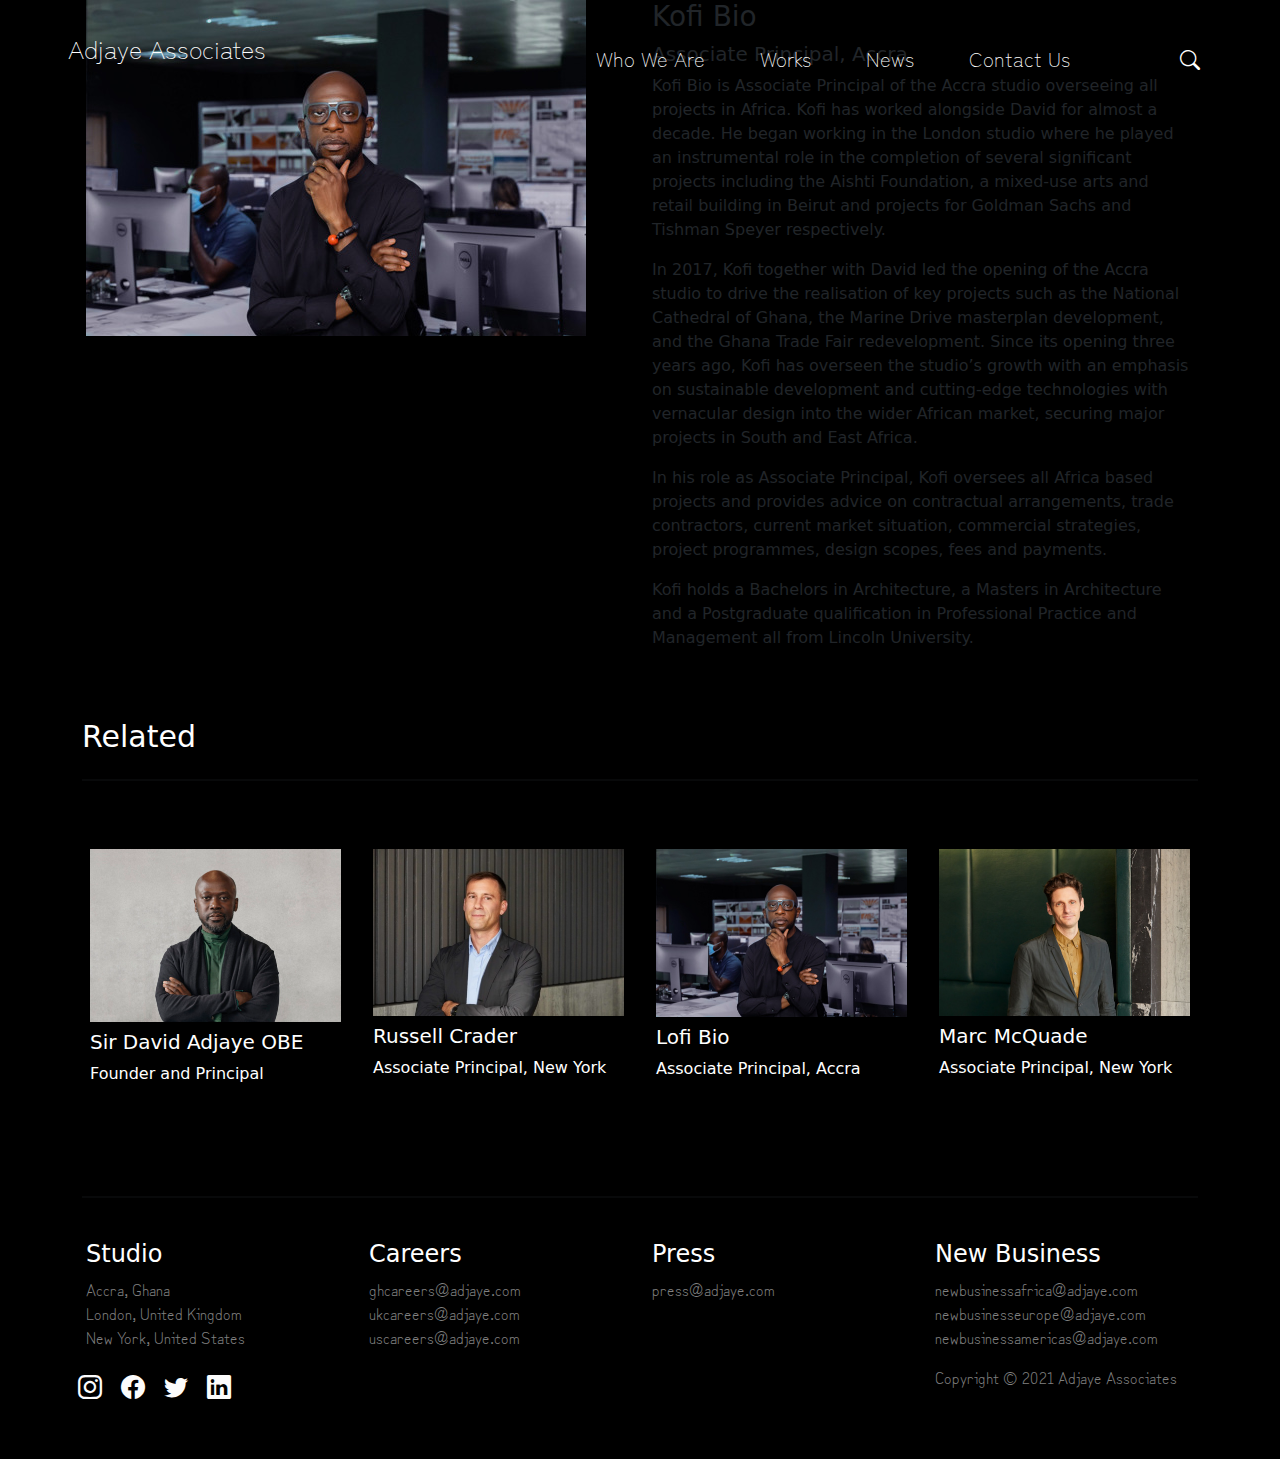
<file: page/lofi-bio.html>
<!DOCTYPE html>
<html lang="en">
  <head>
    <meta charset="UTF-8" />
    <meta http-equiv="X-UA-Compatible" content="IE=edge" />
    <meta name="viewport" content="width=device-width, initial-scale=1.0" />
    <title>Adjaye Associates</title>
    <!-- custom css -->
    <link rel="stylesheet" href="../css/style.css" />
    <link rel="stylesheet" href="../css/work/style.css">
    <!-- Bootstrap css -->
    <link rel="stylesheet" href="../css/bootstrap.min.css" />
    <!-- Bootstrap icons -->
    <link
      rel="stylesheet"
      href="../bootstrap-icons/font/bootstrap-icons.css"
    />
    <style>
               .carousel-item > img {
    height: 0px

    /* width: 100vw; */
  }
  .sign1{
  display: block !important;
}

  .carousel-control-next{
      display: none!important;
  }
  #works{
      padding-top: 50px;
  }
  .li-search{
        width: 0;
        overflow: hidden;
        margin-top: 10px;
      
      }
        .search-add{
    width: 500px;
    transition: .5s;
     }
     .sign {
  display: block !important;
}
    </style>
  </head>
  <body style="background-color: black;">
 
    <section class="sub-1">
        <div class="container">
            <div class="row">
                <div class="col-md-6 col-12">
                    <img class="seb-1-img img-fluid" src="../Images/leadership/sub/related/Kofi-Bio_Director-African-Projects_Landscape-Photo_2021-500x336.jpg" alt="">
                </div>
                <div class="col-md-6 col-12">
                    <h3 class="sub-1-title">Kofi Bio
                    </h3>
                    <h5 class="sub-1-sub-title">Associate Principal, Accra</h5>
                    <div class="sec-1-p-div">
                        <p>Kofi Bio is Associate Principal of the Accra studio overseeing all projects in Africa. Kofi has worked alongside David for almost a decade. He began working in the London studio where he played an instrumental role in the completion of several significant projects including the Aishti Foundation, a mixed-use arts and retail building in Beirut and projects for Goldman Sachs and Tishman Speyer respectively.</p>
                        <p>In 2017, Kofi together with David led the opening of the Accra studio to drive the realisation of key projects such as the National Cathedral of Ghana, the Marine Drive masterplan development, and the Ghana Trade Fair redevelopment. Since its opening three years ago, Kofi has overseen the studio’s growth with an emphasis on sustainable development and cutting-edge technologies with vernacular design into the wider African market, securing major projects in South and East Africa.</p>
                        <p>In his role as Associate Principal, Kofi oversees all Africa based projects and provides advice on contractual arrangements, trade contractors, current market situation, commercial strategies, project programmes, design scopes, fees and payments.</p>
                        <p>Kofi holds a Bachelors in Architecture, a Masters in Architecture and a Postgraduate qualification in Professional Practice and Management all from Lincoln University.</p>
                        
                    </div>
                </div>
            </div>
            <section  class="related pt-5">
              <small style="display: block;font-size: 30px;color: white;">Related</small>
              <hr style="height: 2px;margin-top: 20px;">
              <section class="related-row py-5">
                <div class="row">
                  <div class="col-lg-3 col-md-6 col-12">
                    <div class="m-1">
                      <a style="color: white;text-decoration: none;" href="./who-we-are.html">
                        <div>
                          <img  class="img-fluid border-none" style="" src="../Images/leadership/sub/related/David-Ajdaye-Rolex-Thumbnail-500x345.jpg" alt="">
                        </div>
                       <div class="py-2">
                        <h5>Sir David Adjaye OBE</h5>
                        <span>Founder and Principal</span>
                       </div>
                      </a>
                    </div>

                      </div>
                      <div class="col-lg-3 col-md-6 col-12">
                        <div class="m-1">
                          <a style="color: white;text-decoration: none;" href="./russell-crader.html">
                            <div>
                              <img  class="img-fluid border-none" style="" src="../Images/leadership/sub/related/Russell-Crader-Special-2-500x333.jpg" alt="">
                            </div>
                           <div class="py-2">
                            <h5>Russell Crader</h5>
                            <span>Associate Principal, New York</span>
                           </div>
                          </a>
                        </div>
                        
                          </div>
                          <div class="col-lg-3 col-md-6 col-12">
                            <div class="m-1">
                              <a style="color: white;text-decoration: none;" href="./lofi-bio.html">
                                <div>
                                  <img  class="img-fluid border-none" style="" src="../Images/leadership/sub/related/Kofi-Bio_Director-African-Projects_Landscape-Photo_2021-500x336.jpg" alt="">
                                </div>
                               <div class="py-2">
                                <h5>Lofi Bio</h5>
                                <span>Associate Principal, Accra</span>
                               </div>
                              </a>
                            </div>
                            
                              </div>
                              <div class="col-lg-3 col-md-6 col-12">
                                <div class="m-1">
                                  <a style="color: white;text-decoration: none;" href="./marc-mcquade.html">
                                    <div>
                                      <img  class="img-fluid border-none" style="" src="../Images/leadership/sub/related/AdjayeNYPortraits-299_web-500x333.jpg" alt="">
                                    </div>
                                   <div class="py-2">
                                    <h5>Marc McQuade</h5>
                                    <span>Associate Principal, New York</span>
                                   </div>
                                  </a>
                                </div>
                                
                                  </div>
                      
              
                    
                    
                </div>
              </section>
            </section>
            <hr style="height: 2px;margin-top: 50px;margin-bottom: 10px;">
        </div>
      
        
    </section>
 
    <!-- Footer -->
    <footer>
      <div class="container">
        <div class="row">
          <div class="col-lg-3 col-md-6">
            <div class="footer-item">
              <h4 class="footer-title">Studio</h4>
              <p>
                Accra, Ghana <br />
                London, United Kingdom <br />
                New York, United States
              </p>
              <div class="socail">
                <ul>
                  <li>
                    <a href="#"><i class="bi bi-instagram"></i></a>
                  </li>

                  <li>
                    <a href="#"><i class="bi bi-facebook"></i></a>
                  </li>
                  <li>
                    <a href="#"><i class="bi bi-twitter"></i></a>
                  </li>
                  <li>
                    <a href="#"><i class="bi bi-linkedin"></i></a>
                  </li>
                </ul>
              </div>
            </div>
          </div>
          <div class="col-lg-3 col-md-6">
            <div class="footer-item">
              <h4 class="footer-title">Careers</h4>
              <p>
                <a href="#"> ghcareers@adjaye.com </a><br />
                <a href="#">ukcareers@adjaye.com </a><br />
                <a href="#"> uscareers@adjaye.com</a>
              </p>
            </div>
          </div>
          <div class="col-lg-3 col-md-6">
            <div class="footer-item">
              <h4 class="footer-title">Press</h4>
              <p>
                <a href="#">press@adjaye.com</a>
              </p>
            </div>
          </div>
          <div class="col-lg-3 col-md-6">
            <div class="footer-item">
              <h4 class="footer-title">New Business</h4>
              <p>
                <a href="#">newbusinessafrica@adjaye.com </a><br />
                <a href="#">newbusinesseurope@adjaye.com</a> <br />
                <a href="#">newbusinessamericas@adjaye.com</a> <br />
              </p>
              <p>Copyright &copy; 2021 Adjaye Associates</p>
            </div>
          </div>
        </div>
      </div>
    </footer>
                           <!-- navbar -->
    <div style="position: absolute;top:30px;width: 93%;" class="container-nav navber ">
        <div  class="row navber-row">
          <div class="col-3">
            <a style="text-decoration: none;" href="../index.html">
            <span class="logo">Adjaye Associates</span></a>
         </div>
         <div class="col-9">
           <nav>
            <ul>
              <li  style="position: relative;" class="li-who li-sm search-btn1-con">
                  <a href="#">Who We Are</a>
              <div class="who-box  text-center ">
                <div class="hover">
                 <ul class="py-2">
                    <div class="sign"></div>
                    <li ><a href="./who-we-are.html">Sir David Adjaye</a></li>
                    <li><a href="./approach.html">Approach</a></li>
                    <li><a href="./firm-profile.html">Firm Profile</a></li>
                    <li><a href="./awards.html">Awards</a></li>
                    <li><a href="../page/leadership.html"> Leadership</a></li>
                 </ul>
            </div>
          </div>
        </li>           
            <li class="li-sm search-btn1-con"><a href="./works.html">Works</a></li>
            <li class="li-sm search-btn1-con"><a href="./news.html">News</a></li>
            <li class="li-sm search-btn1-con"><a href="./contract.html">Contact Us</a></li>
            <li class="li-sm  li-search"><input placeholder="Search the site for..." class="search-input" required="1" type=""></li>
            <li class=""><a class="search-btn1" href="#"><i class="bi bi-search"></i>
            </a></li>           
          </ul>
       </nav>
     </div>
    </div>
  </div>
         <!-- nav small device -->
            <div style="position: absolute;top: 10px;width: 95%;" class="nav-sm ">
              <div class="nav-sm-container">
                <div class="row ">
                  <div class="col-7"> 
                    <a href="../index.html" style="text-decoration: none;">
                        <span class="mt-2 d-block text-white" style="font-size: 22px;font-family: zen;margin-left: 5%;" class="logo">Adjaye Associates
                        </span>
                        </a>                  
                    </div>
                  <div class="col-5 text-end">
                <div>
                 </span> <a href="#" class="manu-toggler">
                   <img  style="margin-right: 5%;" src="../icon/icons8-menu-48 (1).png" alt=""></a>
                </div>
              </div>
                    <!-- nav -->
                <div class="nav-sm- nav-sm-2 " style="margin-left: 2%;" class="col-12">
                  <div style="background-color: black;" class="container py-4">
                    <div class="div-search text-end">
                      <input required="1" class="input-sm"  type="text">
                      <a class="search-btn-sm" style="text-decoration: none;" href="#"><span style="color: white;font-size: 18px;margin-top: 5px;" class="d-inline-block"> <i class="bi bi-search"></i></span></a>
                                          </div>
                        <ul>
                            <li class="mt-2 li-click"><a href="#">Who new are &nbsp; <i class="bi bi-caret-down-fill"></i></a></li>
                               <li class="li-show"><a href="./who-we-are.html">Sir David Adjaye</a></li>
                              <li class="li-show"><a href="./approach.html">Approach</a></li>
                              <li class="li-show"><a href="./firm-profile.html">Firm Profile</a></li>
                                <li class="li-show"><a href="./awards.html">Awards</a></li>
                                <li class="li-show"><a href="../page/leadership.html"> Leadership</a></li>
                                <li class="li-sm"><a href="./works.html">Works</a></li>
                                <li class="li-sm"><a href="../page/news.html">News</a></li>
                                <li class="li-sm"><a href="./contract.html">Contact Us</a></li>
                           </ul>
                                  <div class="socail">
                                    <ul>
                                      <li>
                                        <a href="#"><i class="bi bi-instagram"></i></a>
                                      </li>
                    
                                      <li>
                                        <a href="#"><i class="bi bi-facebook"></i></a>
                                      </li>
                                      <li>
                                        <a href="#"><i class="bi bi-twitter"></i></a>
                                      </li>
                                      <li>
                                        <a href="#"><i class="bi bi-linkedin"></i></a>
                                      </li>
                                    </ul>
                                  </div>
                                </div>
                                </div>
                              </div>
                            </div>
                          </div>
                          <!-- navend -->
    <script src="../js/bootstrap.bundle.min.js"></script>
    <script src="../js/main.js"></script>
  </body>
</html>
</file>
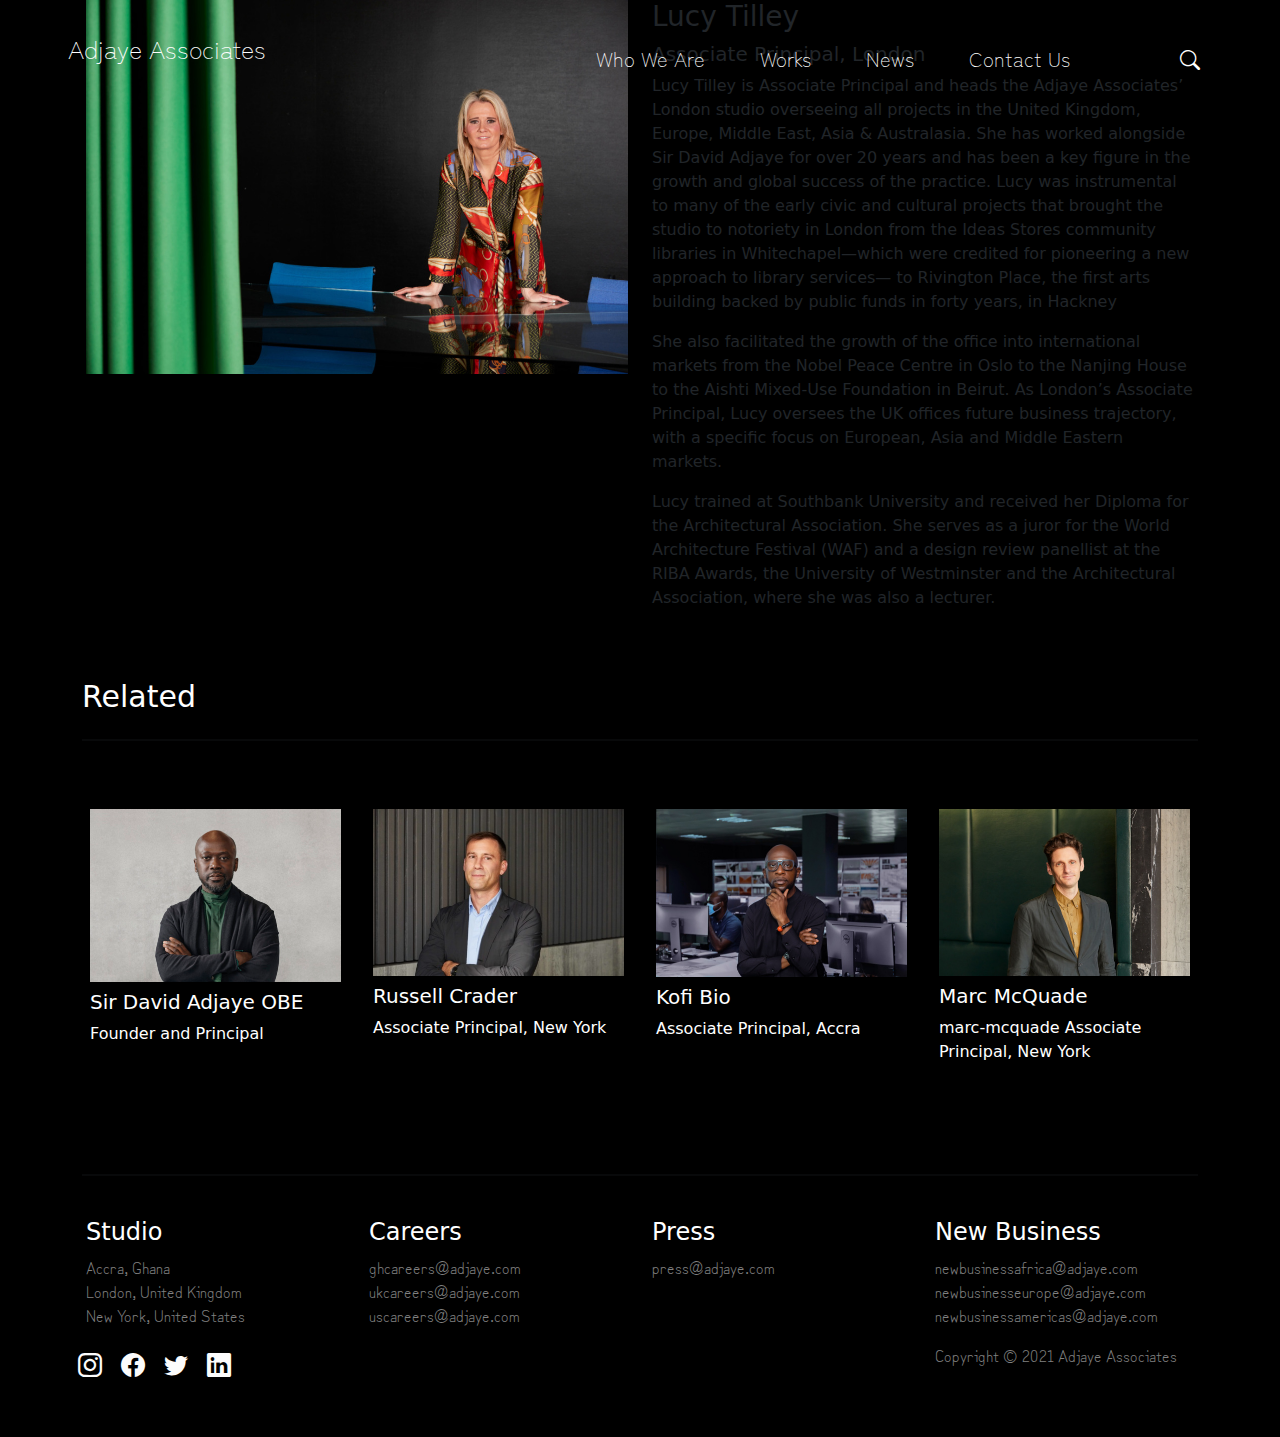
<file: page/lucy-tilley.html>
<!DOCTYPE html>
<html lang="en">
  <head>
    <meta charset="UTF-8" />
    <meta http-equiv="X-UA-Compatible" content="IE=edge" />
    <meta name="viewport" content="width=device-width, initial-scale=1.0" />
    <title>Adjaye Associates</title>
    <!-- custom css -->
    <link rel="stylesheet" href="../css/style.css" />
    <link rel="stylesheet" href="../css/work/style.css">
    <!-- Bootstrap css -->
    <link rel="stylesheet" href="../css/bootstrap.min.css" />
    <!-- Bootstrap icons -->
    <link
      rel="stylesheet"
      href="../bootstrap-icons/font/bootstrap-icons.css"
    />
    <style>
               .carousel-item > img {
    height: 0px

    /* width: 100vw; */
  }
  .sign1{
  display: block !important;
}

  .carousel-control-next{
      display: none!important;
  }
  #works{
      padding-top: 50px;
  }
  .li-search{
        width: 0;
        overflow: hidden;
        margin-top: 10px;
      
      }
        .search-add{
    width: 500px;
    transition: .5s;
     }
     .sign {
  display: block !important;
}
    </style>
  </head>
  <body style="background-color: black;">
 
    <section class="sub-1">
        <div class="container">
            <div class="row">
                <div class="col-md-6 col-12">
                    <img class="seb-1-img img-fluid" src="../Images/leadership/sub/Lucy-Banner_72-1000x690.jpeg" alt="">
                </div>
                <div class="col-md-6 col-12">
                    <h3 class="sub-1-title">Lucy Tilley
                    </h3>
                    <h5 class="sub-1-sub-title">Associate Principal, London</h5>
                    <div class="sec-1-p-div">
                        <p>Lucy Tilley is Associate Principal and heads the Adjaye Associates’ London studio overseeing all projects in the United Kingdom, Europe, Middle East, Asia & Australasia. She has worked alongside Sir David Adjaye for over 20 years and has been a key figure in the growth and global success of the practice. Lucy was instrumental to many of the early civic and cultural projects that brought the studio to notoriety in London from the Ideas Stores community libraries in Whitechapel—which were credited for pioneering a new approach to library services— to Rivington Place, the first arts building backed by public funds in forty years, in Hackney</p>
                        <p>She also facilitated the growth of the office into international markets from the Nobel Peace Centre in Oslo to the Nanjing House to the Aishti Mixed-Use Foundation in Beirut. As London’s Associate Principal, Lucy oversees the UK offices future business trajectory, with a specific focus on European, Asia and Middle Eastern markets.</p>
                        <p>Lucy trained at Southbank University and received her Diploma for the Architectural Association. She serves as a juror for the World Architecture Festival (WAF) and a design review panellist at the RIBA Awards, the University of Westminster and the Architectural Association, where she was also a lecturer.</p>
                        
                    </div>
                </div>
            </div>
            <section  class="related pt-5">
              <small style="display: block;font-size: 30px;color: white;">Related</small>
              <hr style="height: 2px;margin-top: 20px;">
              <section class="related-row py-5">
                <div class="row">
                  <div class="col-lg-3 col-md-6 col-12">
                    <div class="m-1">
                      <a style="color: white;text-decoration: none;" href="./who-we-are.html">
                        <div>
                          <img  class="img-fluid border-none" style="" src="../Images/leadership/sub/related/David-Ajdaye-Rolex-Thumbnail-500x345.jpg" alt="">
                        </div>
                       <div class="py-2">
                        <h5>Sir David Adjaye OBE</h5>
                        <span>Founder and Principal</span>
                       </div>
                      </a>
                    </div>

                      </div>
                      <div class="col-lg-3 col-md-6 col-12">
                        <div class="m-1">
                          <a style="color: white;text-decoration: none;" href="./russell-crader.html">
                            <div>
                              <img  class="img-fluid border-none" style="" src="../Images/leadership/sub/related/Russell-Crader-Special-2-500x333.jpg" alt="">
                            </div>
                           <div class="py-2">
                            <h5>Russell Crader</h5>
                            <span>Associate Principal, New York</span>
                           </div>
                          </a>
                        </div>
                        
                          </div>
                          <div class="col-lg-3 col-md-6 col-12">
                            <div class="m-1">
                              <a style="color: white;text-decoration: none;" href="./lofi-bio.html">
                                <div>
                                  <img  class="img-fluid border-none" style="" src="../Images/leadership/sub/related/Kofi-Bio_Director-African-Projects_Landscape-Photo_2021-500x336.jpg" alt="">
                                </div>
                               <div class="py-2">
                                <h5>Kofi Bio</h5>
                                <span>Associate Principal, Accra</span>
                               </div>
                              </a>
                            </div>
                            
                              </div>
                              <div class="col-lg-3 col-md-6 col-12">
                                <div class="m-1">
                                  <a style="color: white;text-decoration: none;" href="./marc-mcquade.html">
                                    <div>
                                      <img  class="img-fluid border-none" style="" src="../Images/leadership/sub/related/AdjayeNYPortraits-299_web-500x333.jpg" alt="">
                                    </div>
                                   <div class="py-2">
                                    <h5>Marc McQuade</h5> marc-mcquade
                                    <span>Associate Principal, New York</span>
                                   </div>
                                  </a>
                                </div>
                                
                                  </div>
                      
              
                    
                    
                </div>
              </section>
            </section>
            <hr style="height: 2px;margin-top: 50px;margin-bottom: 10px;">
        </div>
      
        
    </section>
 
    <!-- Footer -->
    <footer>
      <div class="container">
        <div class="row">
          <div class="col-lg-3 col-md-6">
            <div class="footer-item">
              <h4 class="footer-title">Studio</h4>
              <p>
                Accra, Ghana <br />
                London, United Kingdom <br />
                New York, United States
              </p>
              <div class="socail">
                <ul>
                  <li>
                    <a href="#"><i class="bi bi-instagram"></i></a>
                  </li>

                  <li>
                    <a href="#"><i class="bi bi-facebook"></i></a>
                  </li>
                  <li>
                    <a href="#"><i class="bi bi-twitter"></i></a>
                  </li>
                  <li>
                    <a href="#"><i class="bi bi-linkedin"></i></a>
                  </li>
                </ul>
              </div>
            </div>
          </div>
          <div class="col-lg-3 col-md-6">
            <div class="footer-item">
              <h4 class="footer-title">Careers</h4>
              <p>
                <a href="#"> ghcareers@adjaye.com </a><br />
                <a href="#">ukcareers@adjaye.com </a><br />
                <a href="#"> uscareers@adjaye.com</a>
              </p>
            </div>
          </div>
          <div class="col-lg-3 col-md-6">
            <div class="footer-item">
              <h4 class="footer-title">Press</h4>
              <p>
                <a href="#">press@adjaye.com</a>
              </p>
            </div>
          </div>
          <div class="col-lg-3 col-md-6">
            <div class="footer-item">
              <h4 class="footer-title">New Business</h4>
              <p>
                <a href="#">newbusinessafrica@adjaye.com </a><br />
                <a href="#">newbusinesseurope@adjaye.com</a> <br />
                <a href="#">newbusinessamericas@adjaye.com</a> <br />
              </p>
              <p>Copyright &copy; 2021 Adjaye Associates</p>
            </div>
          </div>
        </div>
      </div>
    </footer>
                           <!-- navbar -->
    <div style="position: absolute;top:30px;width: 93%;" class="container-nav navber ">
        <div  class="row navber-row">
          <div class="col-3">
            <a style="text-decoration: none;" href="../index.html">
            <span class="logo">Adjaye Associates</span></a>
         </div>
         <div class="col-9">
           <nav>
            <ul>
              <li  style="position: relative;" class="li-who li-sm search-btn1-con">
                  <a href="#">Who We Are</a>
              <div class="who-box  text-center ">
                <div class="hover">
                 <ul class="py-2">
                    <div class="sign"></div>
                    <li ><a href="./who-we-are.html">Sir David Adjaye</a></li>
                    <li><a href="./approach.html">Approach</a></li>
                    <li><a href="./firm-profile.html">Firm Profile</a></li>
                    <li><a href="./awards.html">Awards</a></li>
                    <li><a href="../page/leadership.html"> Leadership</a></li>
                 </ul>
            </div>
          </div>
        </li>           
            <li class="li-sm search-btn1-con"><a href="./works.html">Works</a></li>
            <li class="li-sm search-btn1-con"><a href="./news.html">News</a></li>
            <li class="li-sm search-btn1-con"><a href="./contract.html">Contact Us</a></li>
            <li class="li-sm  li-search"><input placeholder="Search the site for..." class="search-input" required="1" type=""></li>
            <li class=""><a class="search-btn1" href="#"><i class="bi bi-search"></i>
            </a></li>           
          </ul>
       </nav>
     </div>
    </div>
  </div>
         <!-- nav small device -->
            <div style="position: absolute;top: 10px;width: 95%;" class="nav-sm ">
              <div class="nav-sm-container">
                <div class="row ">
                  <div class="col-7"> 
                    <a href="../index.html" style="text-decoration: none;">
                        <span class="mt-2 d-block text-white" style="font-size: 22px;font-family: zen;margin-left: 5%;" class="logo">Adjaye Associates
                        </span>
                        </a>                  
                    </div>
                  <div class="col-5 text-end">
                <div>
                 </span> <a href="#" class="manu-toggler">
                   <img  style="margin-right: 5%;" src="../icon/icons8-menu-48 (1).png" alt=""></a>
                </div>
              </div>
                    <!-- nav -->
                <div class="nav-sm- nav-sm-2 " style="margin-left: 2%;" class="col-12">
                  <div style="background-color: black;" class="container py-4">
                    <div class="div-search text-end">
                      <input required="1" class="input-sm"  type="text">
                      <a class="search-btn-sm" style="text-decoration: none;" href="#"><span style="color: white;font-size: 18px;margin-top: 5px;" class="d-inline-block"> <i class="bi bi-search"></i></span></a>
                                          </div>
                        <ul>
                            <li class="mt-2 li-click"><a href="#">Who new are &nbsp; <i class="bi bi-caret-down-fill"></i></a></li>
                               <li class="li-show"><a href="./who-we-are.html">Sir David Adjaye</a></li>
                              <li class="li-show"><a href="./approach.html">Approach</a></li>
                              <li class="li-show"><a href="./firm-profile.html">Firm Profile</a></li>
                                <li class="li-show"><a href="./awards.html">Awards</a></li>
                                <li class="li-show"><a href="../page/leadership.html"> Leadership</a></li>
                                <li class="li-sm"><a href="./works.html">Works</a></li>
                                <li class="li-sm"><a href="../page/news.html">News</a></li>
                                <li class="li-sm"><a href="./contract.html">Contact Us</a></li>
                           </ul>
                                  <div class="socail">
                                    <ul>
                                      <li>
                                        <a href="#"><i class="bi bi-instagram"></i></a>
                                      </li>
                    
                                      <li>
                                        <a href="#"><i class="bi bi-facebook"></i></a>
                                      </li>
                                      <li>
                                        <a href="#"><i class="bi bi-twitter"></i></a>
                                      </li>
                                      <li>
                                        <a href="#"><i class="bi bi-linkedin"></i></a>
                                      </li>
                                    </ul>
                                  </div>
                                </div>
                                </div>
                              </div>
                            </div>
                          </div>
                          <!-- navend -->
    <script src="../js/bootstrap.bundle.min.js"></script>
    <script src="../js/main.js"></script>
  </body>
</html>
</file>
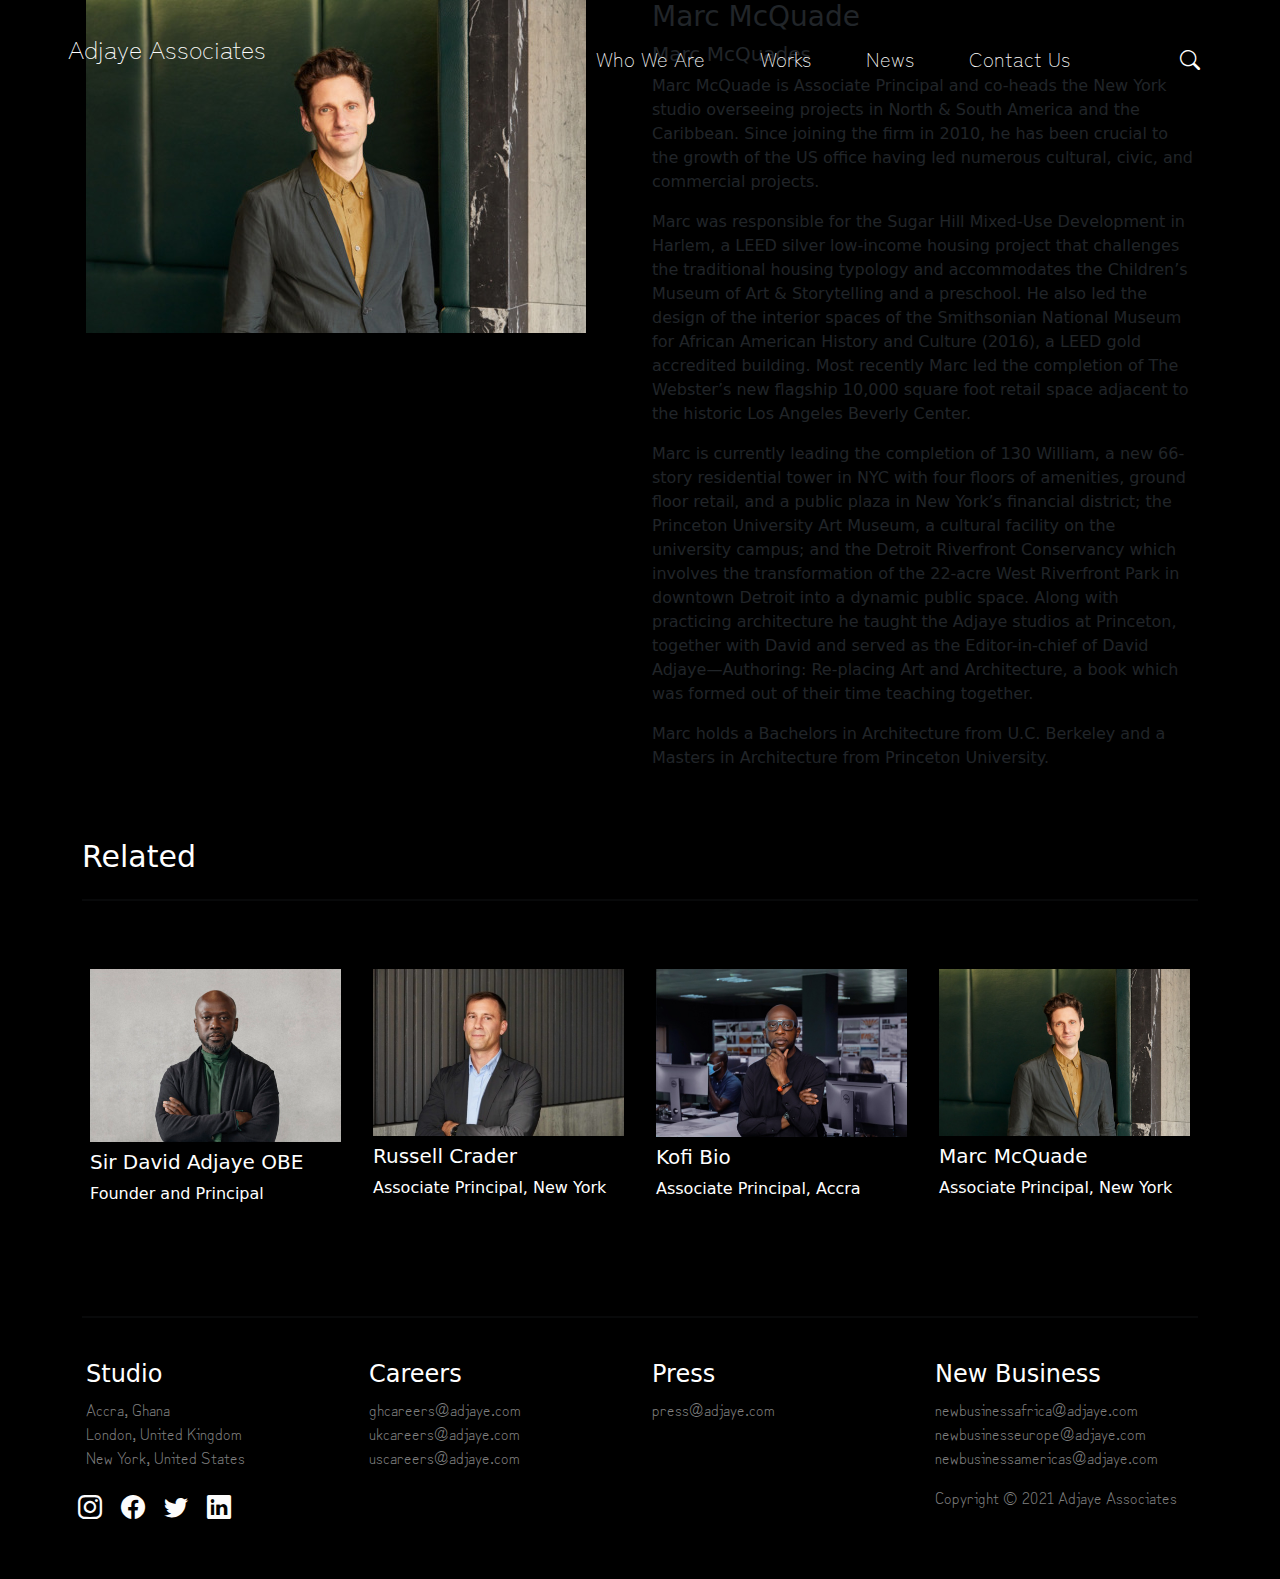
<file: page/marc-mcquade.html>
<!DOCTYPE html>
<html lang="en">
  <head>
    <meta charset="UTF-8" />
    <meta http-equiv="X-UA-Compatible" content="IE=edge" />
    <meta name="viewport" content="width=device-width, initial-scale=1.0" />
    <title>Adjaye Associates</title>
    <!-- custom css -->
    <link rel="stylesheet" href="../css/style.css" />
    <link rel="stylesheet" href="../css/work/style.css">
    <!-- Bootstrap css -->
    <link rel="stylesheet" href="../css/bootstrap.min.css" />
    <!-- Bootstrap icons -->
    <link
      rel="stylesheet"
      href="../bootstrap-icons/font/bootstrap-icons.css"
    />
    <style>
               .carousel-item > img {
    height: 0px

    /* width: 100vw; */
  }
  .sign1{
  display: block !important;
}

  .carousel-control-next{
      display: none!important;
  }
  #works{
      padding-top: 50px;
  }
  .li-search{
        width: 0;
        overflow: hidden;
        margin-top: 10px;
      
      }
        .search-add{
    width: 500px;
    transition: .5s;
     }
     .sign {
  display: block !important;
}
    </style>
  </head>
  <body style="background-color: black;">
 
    <section class="sub-1">
        <div class="container">
            <div class="row">
                <div class="col-md-6 col-12">
                    <img class="seb-1-img img-fluid" src="../Images/leadership/sub/related/AdjayeNYPortraits-299_web-500x333.jpg" alt="">
                </div>
                <div class="col-md-6 col-12">
                    <h3 class="sub-1-title">Marc McQuade
                    </h3>
                    <h5 class="sub-1-sub-title">Marc McQuades</h5>
                    <div class="sec-1-p-div">
                        <p>Marc McQuade is Associate Principal and co-heads the New York studio overseeing projects in North & South America and the Caribbean. Since joining the firm in 2010, he has been crucial to the growth of the US office having led numerous cultural, civic, and commercial projects.</p>
                        <p>Marc was responsible for the Sugar Hill Mixed-Use Development in Harlem, a LEED silver low-income housing project that challenges the traditional housing typology and accommodates the Children’s Museum of Art & Storytelling and a preschool. He also led the design of the interior spaces of the Smithsonian National Museum for African American History and Culture (2016), a LEED gold accredited building. Most recently Marc led the completion of The Webster’s new flagship 10,000 square foot retail space adjacent to the historic Los Angeles Beverly Center.</p>
                        <p>Marc is currently leading the completion of 130 William, a new 66-story residential tower in NYC with four floors of amenities, ground floor retail, and a public plaza in New York’s financial district; the Princeton University Art Museum, a cultural facility on the university campus; and the Detroit Riverfront Conservancy which involves the transformation of the 22-acre West Riverfront Park in downtown Detroit into a dynamic public space. Along with practicing architecture he taught the Adjaye studios at Princeton, together with David and served as the Editor-in-chief of David Adjaye—Authoring: Re-placing Art and Architecture, a book which was formed out of their time teaching together.</p>
                        <p >Marc holds a Bachelors in Architecture from U.C. Berkeley and a Masters in Architecture from Princeton University.</p>
                        
                    </div>
                </div>
            </div>
            <section  class="related pt-5">
              <small style="display: block;font-size: 30px;color: white;">Related</small>
              <hr style="height: 2px;margin-top: 20px;">
              <section class="related-row py-5">
                <div class="row">
                  <div class="col-lg-3 col-md-6 col-12">
                    <div class="m-1">
                      <a style="color: white;text-decoration: none;" href="./who-we-are.html">
                        <div>
                          <img  class="img-fluid border-none" style="" src="../Images/leadership/sub/related/David-Ajdaye-Rolex-Thumbnail-500x345.jpg" alt="">
                        </div>
                       <div class="py-2">
                        <h5>Sir David Adjaye OBE</h5>
                        <span>Founder and Principal</span>
                       </div>
                      </a>
                    </div>

                      </div>
                      <div class="col-lg-3 col-md-6 col-12">
                        <div class="m-1">
                          <a style="color: white;text-decoration: none;" href="./russell-crader.html">
                            <div>
                              <img  class="img-fluid border-none" style="" src="../Images/leadership/sub/related/Russell-Crader-Special-2-500x333.jpg" alt="">
                            </div>
                           <div class="py-2">
                            <h5>Russell Crader</h5>
                            <span>Associate Principal, New York</span>
                           </div>
                          </a>
                        </div>
                        
                          </div>
                          <div class="col-lg-3 col-md-6 col-12">
                            <div class="m-1">
                              <a style="color: white;text-decoration: none;" href="./lofi-bio.html">
                                <div>
                                  <img  class="img-fluid border-none" style="" src="../Images/leadership/sub/related/Kofi-Bio_Director-African-Projects_Landscape-Photo_2021-500x336.jpg" alt="">
                                </div>
                               <div class="py-2">
                                <h5>Kofi Bio</h5>
                                <span>Associate Principal, Accra</span>
                               </div>
                              </a>
                            </div>
                            
                              </div>
                              <div class="col-lg-3 col-md-6 col-12">
                                <div class="m-1">
                                  <a style="color: white;text-decoration: none;" href="./marc-mcquade.html">
                                    <div>
                                      <img  class="img-fluid border-none" style="" src="../Images/leadership/sub/related/AdjayeNYPortraits-299_web-500x333.jpg" alt="">
                                    </div>
                                   <div class="py-2">
                                    <h5>Marc McQuade</h5>
                                    <span>Associate Principal, New York</span>
                                   </div>
                                  </a>
                                </div>
                                
                                  </div>
                      
              
                    
                    
                </div>
              </section>
            </section>
            <hr style="height: 2px;margin-top: 50px;margin-bottom: 10px;">
        </div>
      
        
    </section>
 
    <!-- Footer -->
    <footer>
      <div class="container">
        <div class="row">
          <div class="col-lg-3 col-md-6">
            <div class="footer-item">
              <h4 class="footer-title">Studio</h4>
              <p>
                Accra, Ghana <br />
                London, United Kingdom <br />
                New York, United States
              </p>
              <div class="socail">
                <ul>
                  <li>
                    <a href="#"><i class="bi bi-instagram"></i></a>
                  </li>

                  <li>
                    <a href="#"><i class="bi bi-facebook"></i></a>
                  </li>
                  <li>
                    <a href="#"><i class="bi bi-twitter"></i></a>
                  </li>
                  <li>
                    <a href="#"><i class="bi bi-linkedin"></i></a>
                  </li>
                </ul>
              </div>
            </div>
          </div>
          <div class="col-lg-3 col-md-6">
            <div class="footer-item">
              <h4 class="footer-title">Careers</h4>
              <p>
                <a href="#"> ghcareers@adjaye.com </a><br />
                <a href="#">ukcareers@adjaye.com </a><br />
                <a href="#"> uscareers@adjaye.com</a>
              </p>
            </div>
          </div>
          <div class="col-lg-3 col-md-6">
            <div class="footer-item">
              <h4 class="footer-title">Press</h4>
              <p>
                <a href="#">press@adjaye.com</a>
              </p>
            </div>
          </div>
          <div class="col-lg-3 col-md-6">
            <div class="footer-item">
              <h4 class="footer-title">New Business</h4>
              <p>
                <a href="#">newbusinessafrica@adjaye.com </a><br />
                <a href="#">newbusinesseurope@adjaye.com</a> <br />
                <a href="#">newbusinessamericas@adjaye.com</a> <br />
              </p>
              <p>Copyright &copy; 2021 Adjaye Associates</p>
            </div>
          </div>
        </div>
      </div>
    </footer>
                           <!-- navbar -->
    <div style="position: absolute;top:30px;width: 93%;" class="container-nav navber ">
        <div  class="row navber-row">
          <div class="col-3">
            <a style="text-decoration: none;" href="../index.html">
            <span class="logo">Adjaye Associates</span></a>
         </div>
         <div class="col-9">
           <nav>
            <ul>
              <li  style="position: relative;" class="li-who li-sm search-btn1-con">
                  <a href="#">Who We Are</a>
              <div class="who-box  text-center ">
                <div class="hover">
                 <ul class="py-2">
                    <div class="sign"></div>
                    <li ><a href="./who-we-are.html">Sir David Adjaye</a></li>
                    <li><a href="./approach.html">Approach</a></li>
                    <li><a href="./firm-profile.html">Firm Profile</a></li>
                    <li><a href="./awards.html">Awards</a></li>
                    <li><a href="../page/leadership.html"> Leadership</a></li>
                 </ul>
            </div>
          </div>
        </li>           
            <li class="li-sm search-btn1-con"><a href="./works.html">Works</a></li>
            <li class="li-sm search-btn1-con"><a href="./news.html">News</a></li>
            <li class="li-sm search-btn1-con"><a href="./contract.html">Contact Us</a></li>
            <li class="li-sm  li-search"><input placeholder="Search the site for..." class="search-input" required="1" type=""></li>
            <li class=""><a class="search-btn1" href="#"><i class="bi bi-search"></i>
            </a></li>           
          </ul>
       </nav>
     </div>
    </div>
  </div>
         <!-- nav small device -->
            <div style="position: absolute;top: 10px;width: 95%;" class="nav-sm ">
              <div class="nav-sm-container">
                <div class="row ">
                  <div class="col-7"> 
                    <a href="../index.html" style="text-decoration: none;">
                        <span class="mt-2 d-block text-white" style="font-size: 22px;font-family: zen;margin-left: 5%;" class="logo">Adjaye Associates
                        </span>
                        </a>                  
                    </div>
                  <div class="col-5 text-end">
                <div>
                 </span> <a href="#" class="manu-toggler">
                   <img  style="margin-right: 5%;" src="../icon/icons8-menu-48 (1).png" alt=""></a>
                </div>
              </div>
                    <!-- nav -->
                <div class="nav-sm- nav-sm-2 " style="margin-left: 2%;" class="col-12">
                  <div style="background-color: black;" class="container py-4">
                    <div class="div-search text-end">
                      <input required="1" class="input-sm"  type="text">
                      <a class="search-btn-sm" style="text-decoration: none;" href="#"><span style="color: white;font-size: 18px;margin-top: 5px;" class="d-inline-block"> <i class="bi bi-search"></i></span></a>
                                          </div>
                        <ul>
                            <li class="mt-2 li-click"><a href="#">Who new are &nbsp; <i class="bi bi-caret-down-fill"></i></a></li>
                               <li class="li-show"><a href="./who-we-are.html">Sir David Adjaye</a></li>
                              <li class="li-show"><a href="./approach.html">Approach</a></li>
                              <li class="li-show"><a href="./firm-profile.html">Firm Profile</a></li>
                                <li class="li-show"><a href="./awards.html">Awards</a></li>
                                <li class="li-show"><a href="../page/leadership.html"> Leadership</a></li>
                                <li class="li-sm"><a href="./works.html">Works</a></li>
                                <li class="li-sm"><a href="../page/news.html">News</a></li>
                                <li class="li-sm"><a href="./contract.html">Contact Us</a></li>
                           </ul>
                                  <div class="socail">
                                    <ul>
                                      <li>
                                        <a href="#"><i class="bi bi-instagram"></i></a>
                                      </li>
                    
                                      <li>
                                        <a href="#"><i class="bi bi-facebook"></i></a>
                                      </li>
                                      <li>
                                        <a href="#"><i class="bi bi-twitter"></i></a>
                                      </li>
                                      <li>
                                        <a href="#"><i class="bi bi-linkedin"></i></a>
                                      </li>
                                    </ul>
                                  </div>
                                </div>
                                </div>
                              </div>
                            </div>
                          </div>
                          <!-- navend -->
    <script src="../js/bootstrap.bundle.min.js"></script>
    <script src="../js/main.js"></script>
  </body>
</html>
</file>
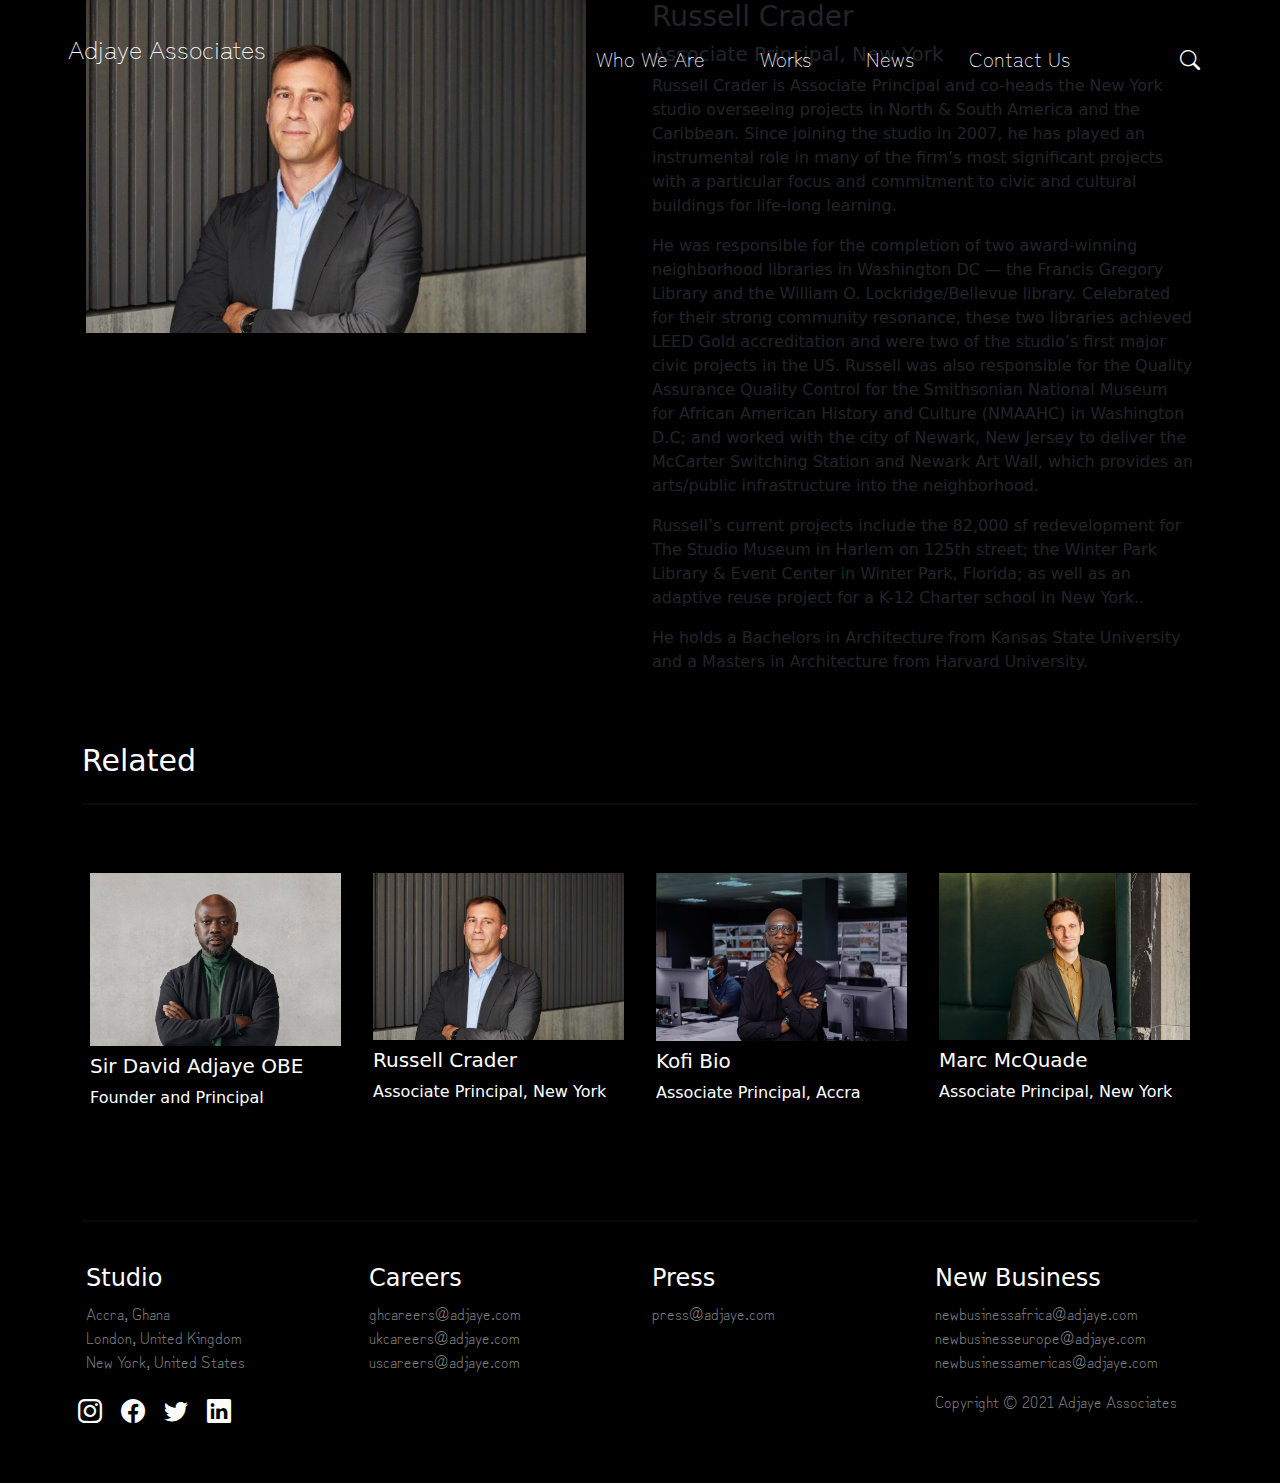
<file: page/russell-crader.html>
<!DOCTYPE html>
<html lang="en">
  <head>
    <meta charset="UTF-8" />
    <meta http-equiv="X-UA-Compatible" content="IE=edge" />
    <meta name="viewport" content="width=device-width, initial-scale=1.0" />
    <title>Adjaye Associates</title>
    <!-- custom css -->
    <link rel="stylesheet" href="../css/style.css" />
    <link rel="stylesheet" href="../css/work/style.css">
    <!-- Bootstrap css -->
    <link rel="stylesheet" href="../css/bootstrap.min.css" />
    <!-- Bootstrap icons -->
    <link
      rel="stylesheet"
      href="../bootstrap-icons/font/bootstrap-icons.css"
    />
    <style>
               .carousel-item > img {
    height: 0px

    /* width: 100vw; */
  }
  .sign1{
  display: block !important;
}

  .carousel-control-next{
      display: none!important;
  }
  #works{
      padding-top: 50px;
  }
  .li-search{
        width: 0;
        overflow: hidden;
        margin-top: 10px;
      
      }
        .search-add{
    width: 500px;
    transition: .5s;
     }
     .sign {
  display: block !important;
}
    </style>
  </head>
  <body style="background-color: black;">
 
    <section class="sub-1">
        <div class="container">
            <div class="row">
                <div class="col-md-6 col-12">
                    <img class="seb-1-img img-fluid" src="../Images/leadership/sub/related/Russell-Crader-Special-2-500x333.jpg" alt="">
                </div>
                <div class="col-md-6 col-12">
                    <h3 class="sub-1-title">Russell Crader

                    </h3>
                    <h5 class="sub-1-sub-title">Associate Principal, New York</h5>
                    <div class="sec-1-p-div">
                        <p>Russell Crader is Associate Principal and co-heads the New York studio overseeing projects in North & South America and the Caribbean. Since joining the studio in 2007, he has played an instrumental role in many of the firm’s most significant projects with a particular focus and commitment to civic and cultural buildings for life-long learning.</p>
                        <p>He was responsible for the completion of two award-winning neighborhood libraries in Washington DC — the Francis Gregory Library and the William O. Lockridge/Bellevue library. Celebrated for their strong community resonance, these two libraries achieved LEED Gold accreditation and were two of the studio’s first major civic projects in the US. Russell was also responsible for the Quality Assurance Quality Control for the Smithsonian National Museum for African American History and Culture (NMAAHC) in Washington D.C;  and worked with the city of Newark, New Jersey to deliver the McCarter Switching Station and Newark Art Wall, which provides an arts/public infrastructure into the neighborhood.</p>
                        <p>Russell’s current projects include the 82,000 sf redevelopment for The Studio Museum in Harlem on 125th street; the Winter Park Library & Event Center in Winter Park, Florida; as well as an adaptive reuse project for a K-12 Charter school in New York..</p>
                       <p>He holds a Bachelors in Architecture from Kansas State University and a Masters in Architecture from Harvard University.</p>
                    </div>
                </div>
            </div>
            <section  class="related pt-5">
              <small style="display: block;font-size: 30px;color: white;">Related</small>
              <hr style="height: 2px;margin-top: 20px;">
              <section class="related-row py-5">
                <div class="row">
                  <div class="col-lg-3 col-md-6 col-12">
                    <div class="m-1">
                      <a style="color: white;text-decoration: none;" href="./who-we-are.html">
                        <div>
                          <img  class="img-fluid border-none" style="" src="../Images/leadership/sub/related/David-Ajdaye-Rolex-Thumbnail-500x345.jpg" alt="">
                        </div>
                       <div class="py-2">
                        <h5>Sir David Adjaye OBE</h5>
                        <span>Founder and Principal</span>
                       </div>
                      </a>
                    </div>

                      </div>
                      <div class="col-lg-3 col-md-6 col-12">
                        <div class="m-1">
                          <a style="color: white;text-decoration: none;" href="./russell-crader.html">
                            <div>
                              <img  class="img-fluid border-none" style="" src="../Images/leadership/sub/related/Russell-Crader-Special-2-500x333.jpg" alt="">
                            </div>
                           <div class="py-2">
                            <h5>Russell Crader</h5>
                            <span>Associate Principal, New York</span>
                           </div>
                          </a>
                        </div>
                        
                          </div>
                          <div class="col-lg-3 col-md-6 col-12">
                            <div class="m-1">
                              <a style="color: white;text-decoration: none;" href="./lofi-bio.html">
                                <div>
                                  <img  class="img-fluid border-none" style="" src="../Images/leadership/sub/related/Kofi-Bio_Director-African-Projects_Landscape-Photo_2021-500x336.jpg" alt="">
                                </div>
                               <div class="py-2">
                                <h5>Kofi Bio</h5>
                                <span>Associate Principal, Accra</span>
                               </div>
                              </a>
                            </div>
                            
                              </div>
                              <div class="col-lg-3 col-md-6 col-12">
                                <div class="m-1">
                                  <a style="color: white;text-decoration: none;" href="./who-we-are.html">
                                    <div>
                                      <img  class="img-fluid border-none" style="" src="../Images/leadership/sub/related/AdjayeNYPortraits-299_web-500x333.jpg" alt="">
                                    </div>
                                   <div class="py-2">
                                    <h5>Marc McQuade</h5>
                                    <span>Associate Principal, New York</span>
                                   </div>
                                  </a>
                                </div>
                                
                                  </div>
                      
              
                    
                    
                </div>
              </section>
            </section>
            <hr style="height: 2px;margin-top: 50px;margin-bottom: 10px;">
        </div>
      
        
    </section>
 
    <!-- Footer -->
    <footer>
      <div class="container">
        <div class="row">
          <div class="col-lg-3 col-md-6">
            <div class="footer-item">
              <h4 class="footer-title">Studio</h4>
              <p>
                Accra, Ghana <br />
                London, United Kingdom <br />
                New York, United States
              </p>
              <div class="socail">
                <ul>
                  <li>
                    <a href="#"><i class="bi bi-instagram"></i></a>
                  </li>

                  <li>
                    <a href="#"><i class="bi bi-facebook"></i></a>
                  </li>
                  <li>
                    <a href="#"><i class="bi bi-twitter"></i></a>
                  </li>
                  <li>
                    <a href="#"><i class="bi bi-linkedin"></i></a>
                  </li>
                </ul>
              </div>
            </div>
          </div>
          <div class="col-lg-3 col-md-6">
            <div class="footer-item">
              <h4 class="footer-title">Careers</h4>
              <p>
                <a href="#"> ghcareers@adjaye.com </a><br />
                <a href="#">ukcareers@adjaye.com </a><br />
                <a href="#"> uscareers@adjaye.com</a>
              </p>
            </div>
          </div>
          <div class="col-lg-3 col-md-6">
            <div class="footer-item">
              <h4 class="footer-title">Press</h4>
              <p>
                <a href="#">press@adjaye.com</a>
              </p>
            </div>
          </div>
          <div class="col-lg-3 col-md-6">
            <div class="footer-item">
              <h4 class="footer-title">New Business</h4>
              <p>
                <a href="#">newbusinessafrica@adjaye.com </a><br />
                <a href="#">newbusinesseurope@adjaye.com</a> <br />
                <a href="#">newbusinessamericas@adjaye.com</a> <br />
              </p>
              <p>Copyright &copy; 2021 Adjaye Associates</p>
            </div>
          </div>
        </div>
      </div>
    </footer>
                           <!-- navbar -->
    <div style="position: absolute;top:30px;width: 93%;" class="container-nav navber ">
        <div  class="row navber-row">
          <div class="col-3">
            <a style="text-decoration: none;" href="../index.html">
            <span class="logo">Adjaye Associates</span></a>
         </div>
         <div class="col-9">
           <nav>
            <ul>
              <li  style="position: relative;" class="li-who li-sm search-btn1-con">
                  <a href="#">Who We Are</a>
              <div class="who-box  text-center ">
                <div class="hover">
                 <ul class="py-2">
                    <div class="sign"></div>
                    <li ><a href="./who-we-are.html">Sir David Adjaye</a></li>
                    <li><a href="./approach.html">Approach</a></li>
                    <li><a href="./firm-profile.html">Firm Profile</a></li>
                    <li><a href="./awards.html">Awards</a></li>
                    <li><a href="../page/leadership.html"> Leadership</a></li>
                 </ul>
            </div>
          </div>
        </li>           
            <li class="li-sm search-btn1-con"><a href="./works.html">Works</a></li>
            <li class="li-sm search-btn1-con"><a href="./news.html">News</a></li>
            <li class="li-sm search-btn1-con"><a href="./contract.html">Contact Us</a></li>
            <li class="li-sm  li-search"><input placeholder="Search the site for..." class="search-input" required="1" type=""></li>
            <li class=""><a class="search-btn1" href="#"><i class="bi bi-search"></i>
            </a></li>           
          </ul>
       </nav>
     </div>
    </div>
  </div>
         <!-- nav small device -->
            <div style="position: absolute;top: 10px;width: 95%;" class="nav-sm ">
              <div class="nav-sm-container">
                <div class="row ">
                  <div class="col-7"> 
                    <a href="../index.html" style="text-decoration: none;">
                        <span class="mt-2 d-block text-white" style="font-size: 22px;font-family: zen;margin-left: 5%;" class="logo">Adjaye Associates
                        </span>
                        </a>                  
                    </div>
                  <div class="col-5 text-end">
                <div>
                 </span> <a href="#" class="manu-toggler">
                   <img  style="margin-right: 5%;" src="../icon/icons8-menu-48 (1).png" alt=""></a>
                </div>
              </div>
                    <!-- nav -->
                <div class="nav-sm- nav-sm-2 " style="margin-left: 2%;" class="col-12">
                  <div style="background-color: black;" class="container py-4">
                    <div class="div-search text-end">
                      <input required="1" class="input-sm"  type="text">
                      <a class="search-btn-sm" style="text-decoration: none;" href="#"><span style="color: white;font-size: 18px;margin-top: 5px;" class="d-inline-block"> <i class="bi bi-search"></i></span></a>
                                          </div>
                        <ul>
                            <li class="mt-2 li-click"><a href="#">Who new are &nbsp; <i class="bi bi-caret-down-fill"></i></a></li>
                               <li class="li-show"><a href="./who-we-are.html">Sir David Adjaye</a></li>
                              <li class="li-show"><a href="./approach.html">Approach</a></li>
                              <li class="li-show"><a href="./firm-profile.html">Firm Profile</a></li>
                                <li class="li-show"><a href="./awards.html">Awards</a></li>
                                <li class="li-show"><a href="../page/leadership.html"> Leadership</a></li>
                                <li class="li-sm"><a href="./works.html">Works</a></li>
                                <li class="li-sm"><a href="../page/news.html">News</a></li>
                                <li class="li-sm"><a href="./contract.html">Contact Us</a></li>
                           </ul>
                                  <div class="socail">
                                    <ul>
                                      <li>
                                        <a href="#"><i class="bi bi-instagram"></i></a>
                                      </li>
                    
                                      <li>
                                        <a href="#"><i class="bi bi-facebook"></i></a>
                                      </li>
                                      <li>
                                        <a href="#"><i class="bi bi-twitter"></i></a>
                                      </li>
                                      <li>
                                        <a href="#"><i class="bi bi-linkedin"></i></a>
                                      </li>
                                    </ul>
                                  </div>
                                </div>
                                </div>
                              </div>
                            </div>
                          </div>
                          <!-- navend -->
    <script src="../js/bootstrap.bundle.min.js"></script>
    <script src="../js/main.js"></script>
  </body>
</html>
</file>
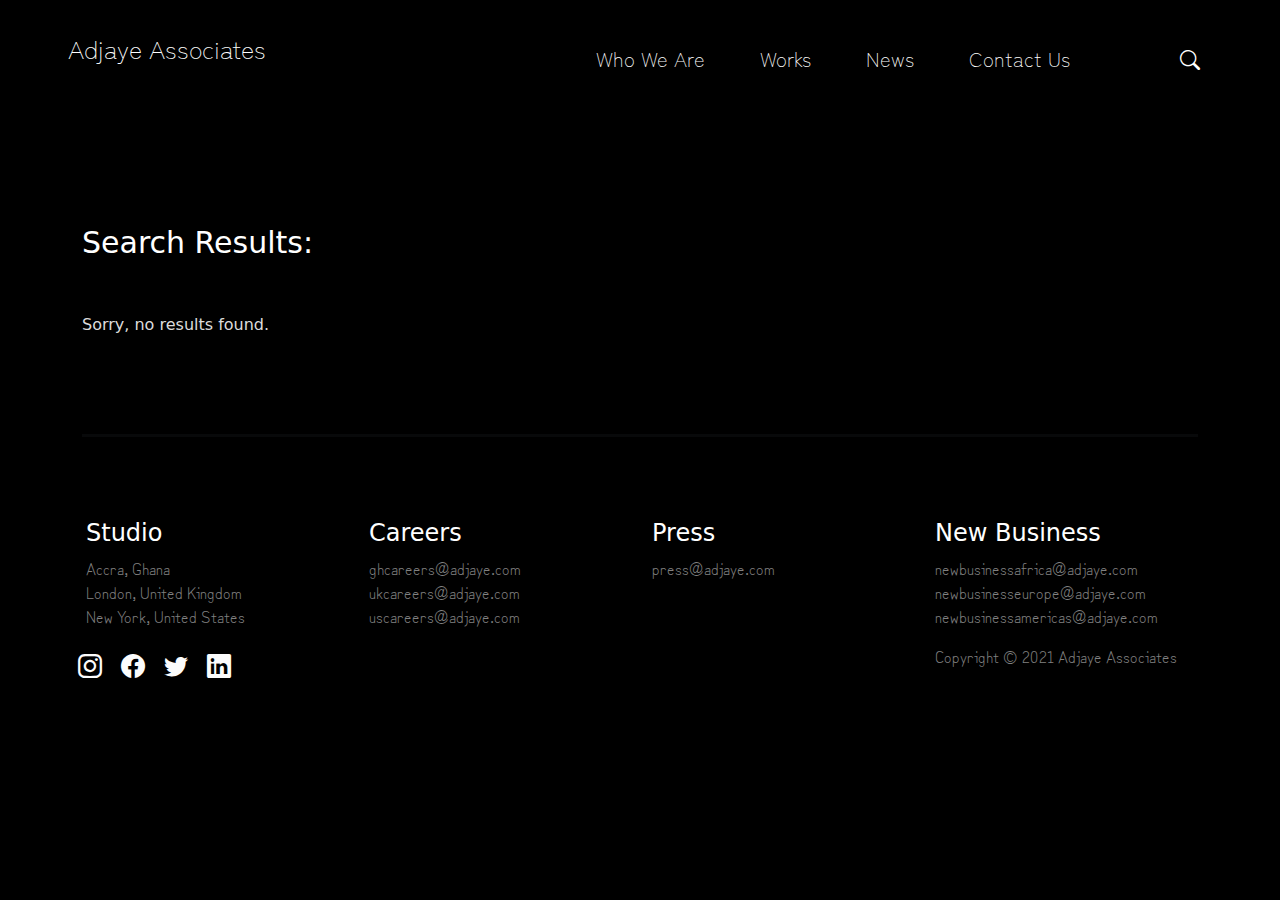
<file: page/search-results.html>
<!DOCTYPE html>
<html lang="en">
  <head>
    <meta charset="UTF-8" />
    <meta http-equiv="X-UA-Compatible" content="IE=edge" />
    <meta name="viewport" content="width=device-width, initial-scale=1.0" />
    <title>Adjaye Associates</title>
    <!-- custom css -->
    <link rel="stylesheet" href="../css/style.css" />
    <link rel="stylesheet" href="../css/work/style.css">
    <!-- Bootstrap css -->
    <link rel="stylesheet" href="../css/bootstrap.min.css" />
    <!-- Bootstrap icons -->
    <link
      rel="stylesheet"
      href="../bootstrap-icons/font/bootstrap-icons.css"
    />
    <style>
               .carousel-item > img {
    height: 0px

    /* width: 100vw; */
  }
  .sign {
  display: block !important;
}

  .carousel-control-next{
      display: none!important;
  }
  #works{
      padding-top: 50px;
  }
  .li-search{
        width: 0;
        overflow: hidden;
        margin-top: 10px;
      
      }
        .search-add{
    width: 500px;
    transition: .5s;
     }
    </style>
  </head>
  <body style="background-color: black;">
  <section class="search-results">
   
      <div class="search-results-container container">
          
         <span style="font-size: 30px;color: white;" class="title">Search Results:</span>
        <h6 style="color: gainsboro;margin-top: 50px;">Sorry, no results found.</h6>
        <hr  style="height: 3px; margin-bottom: 50px;margin-top: 100px;">
      </div>
  </section>
    <!-- Footer -->
    <footer>
      <div class="container">
        <div class="row">
          <div class="col-lg-3 col-md-6">
            <div class="footer-item">
              <h4 class="footer-title">Studio</h4>
              <p>
                Accra, Ghana <br />
                London, United Kingdom <br />
                New York, United States
              </p>
              <div class="socail">
                <ul>
                  <li>
                    <a href="#"><i class="bi bi-instagram"></i></a>
                  </li>

                  <li>
                    <a href="#"><i class="bi bi-facebook"></i></a>
                  </li>
                  <li>
                    <a href="#"><i class="bi bi-twitter"></i></a>
                  </li>
                  <li>
                    <a href="#"><i class="bi bi-linkedin"></i></a>
                  </li>
                </ul>
              </div>
            </div>
          </div>
          <div class="col-lg-3 col-md-6">
            <div class="footer-item">
              <h4 class="footer-title">Careers</h4>
              <p>
                <a href="#"> ghcareers@adjaye.com </a><br />
                <a href="#">ukcareers@adjaye.com </a><br />
                <a href="#"> uscareers@adjaye.com</a>
              </p>
            </div>
          </div>
          <div class="col-lg-3 col-md-6">
            <div class="footer-item">
              <h4 class="footer-title">Press</h4>
              <p>
                <a href="#">press@adjaye.com</a>
              </p>
            </div>
          </div>
          <div class="col-lg-3 col-md-6">
            <div class="footer-item">
              <h4 class="footer-title">New Business</h4>
              <p>
                <a href="#">newbusinessafrica@adjaye.com </a><br />
                <a href="#">newbusinesseurope@adjaye.com</a> <br />
                <a href="#">newbusinessamericas@adjaye.com</a> <br />
              </p>
              <p>Copyright &copy; 2021 Adjaye Associates</p>
            </div>
          </div>
        </div>
      </div>
    </footer>
                           <!-- navbar -->
    <div style="position: absolute;top:30px;width: 93%;" class="container-nav navber ">
        <div  class="row navber-row">
          <div class="col-3">
            <a style="text-decoration: none;" href="../index.html">
            <span class="logo">Adjaye Associates</span></a>
         </div>
         <div class="col-9">
           <nav>
            <ul>
              <li  style="position: relative;" class="li-who li-sm search-btn1-con">
                  <a href="#">Who We Are</a>
              <div class="who-box  text-center ">
                <div class="hover">
                 <ul class="py-2">
                    <div class="sign"></div>
                    <li ><a href="./who-we-are.html">Sir David Adjaye</a></li>
                    <li><a href="./approach.html">Approach</a></li>
                    <li><a href="./firm-profile.html">Firm Profile</a></li>
                    <li><a href="./awards.html">Awards</a></li>
                    <li><a href="../page/leadership.html"> Leadership</a></li>
                 </ul>
            </div>
          </div>
        </li>           
            <li class="li-sm search-btn1-con"><a href="./works.html">Works</a></li>
            <li class="li-sm search-btn1-con"><a href="./news.html">News</a></li>
            <li class="li-sm search-btn1-con"><a href="./contract.html">Contact Us</a></li>
            <li class="li-sm  li-search"><input placeholder="Search the site for..." class="search-input" required="1" type=""></li>
            <li class=""><a class="search-btn1" href="#"><i class="bi bi-search"></i>
            </a></li>           
          </ul>
       </nav>
     </div>
    </div>
  </div>
         <!-- nav small device -->
            <div style="position: absolute;top: 10px;width: 95%;" class="nav-sm ">
              <div class="nav-sm-container">
                <div class="row ">
                  <div class="col-7"> 
                    <a href="../index.html" style="text-decoration: none;">
                        <span class="mt-2 d-block text-white" style="font-size: 22px;font-family: zen;margin-left: 5%;" class="logo">Adjaye Associates
                        </span>
                        </a>                  
                    </div>
                  <div class="col-5 text-end">
                <div>
                 </span> <a href="#" class="manu-toggler">
                   <img  style="margin-right: 5%;" src="../icon/icons8-menu-48 (1).png" alt=""></a>
                </div>
              </div>
                    <!-- nav -->
                <div class="nav-sm- nav-sm-2 " style="margin-left: 2%;" class="col-12">
                  <div style="background-color: black;" class="container py-4">
                    <div class="div-search text-end">
                        <input required="1" class="input-sm"  type="text">
                        <a class="search-btn-sm" style="text-decoration: none;" href="#"><span style="color: white;font-size: 18px;margin-top: 5px;" class="d-inline-block"> <i class="bi bi-search"></i></span></a>
                                            </div>
                        <ul>
                            <li class="mt-2 li-click"><a href="#">Who new are &nbsp; <i class="bi bi-caret-down-fill"></i></a></li>
                               <li class="li-show"><a href="./who-we-are.html">Sir David Adjaye</a></li>
                              <li class="li-show"><a href="./approach.html">Approach</a></li>
                              <li class="li-show"><a href="./firm-profile.html">Firm Profile</a></li>
                                <li class="li-show"><a href="./awards.html">Awards</a></li>
                                <li class="li-show"><a href="../page/leadership.html"> Leadership</a></li>
                                <li class="li-sm"><a href="./works.html">Works</a></li>
                                <li class="li-sm"><a href="../page/news.html">News</a></li>
                                <li class="li-sm"><a href="./contract.html">Contact Us</a></li>
                           </ul>
                                  <div class="socail">
                                    <ul>
                                      <li>
                                        <a href="#"><i class="bi bi-instagram"></i></a>
                                      </li>
                    
                                      <li>
                                        <a href="#"><i class="bi bi-facebook"></i></a>
                                      </li>
                                      <li>
                                        <a href="#"><i class="bi bi-twitter"></i></a>
                                      </li>
                                      <li>
                                        <a href="#"><i class="bi bi-linkedin"></i></a>
                                      </li>
                                    </ul>
                                  </div>
                                </div>
                                </div>
                              </div>
                            </div>
                          </div>
                          <!-- navend -->
    <script src="../js/bootstrap.bundle.min.js"></script>
    <script src="../js/main.js"></script>
  </body>
</html>
</file>
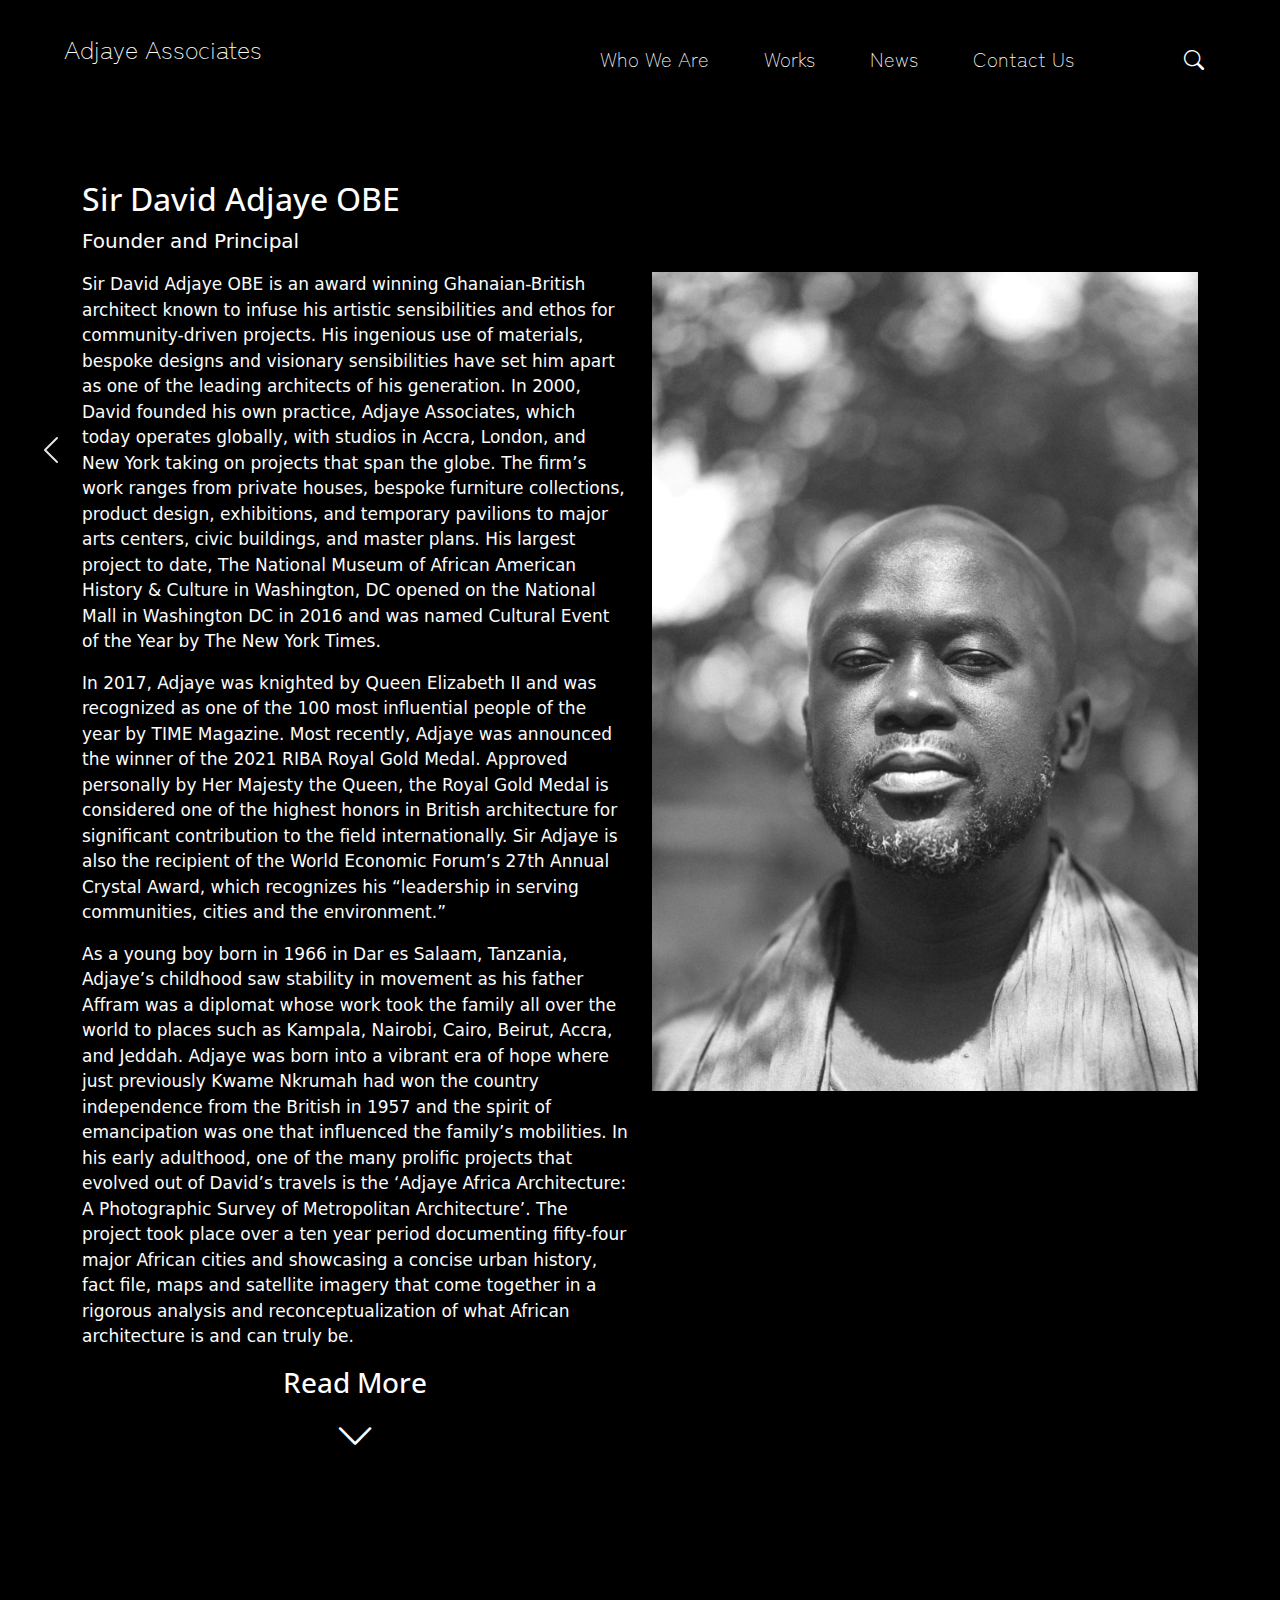
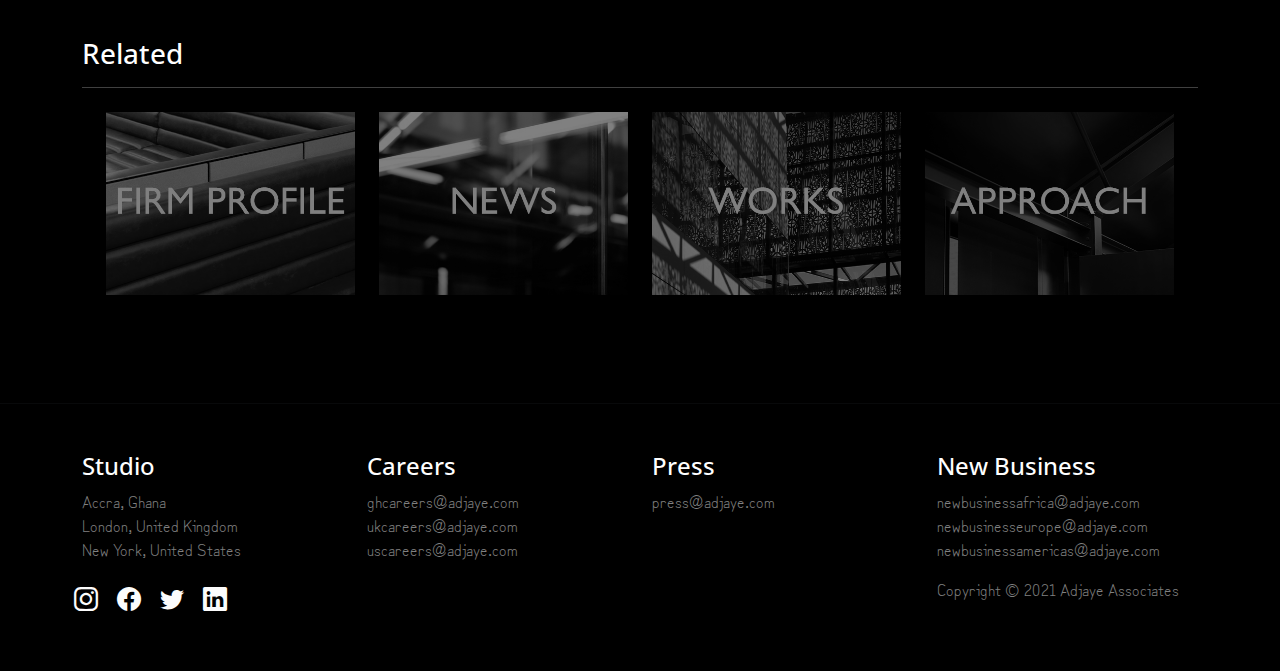
<file: page/who-we-are.html>
<!DOCTYPE html>
<html lang="en">
  <head>
    <meta charset="UTF-8" />
    <meta http-equiv="X-UA-Compatible" content="IE=edge" />
    <meta name="viewport" content="width=device-width, initial-scale=1.0" />
    <title>Adjaye Associates</title>
    <!-- custom css -->
    <link rel="stylesheet" href="../css/style.css" />
    <link rel="stylesheet" href="../css/who-we-are/style.css">
    <!-- Bootstrap css -->
    <link rel="stylesheet" href="../css/bootstrap.min.css" />
    <!-- Bootstrap icons -->
    <link
      rel="stylesheet"
      href="../bootstrap-icons/font/bootstrap-icons.css"
    />
  
    <style>
               .carousel-item > img {
    height: 0px
    /* width: 100vw; */
  }
  .carousel-control-next{
      display: none!important;
  }
  #works{
      padding-top: 50px;
  }
  .li-search{
        width: 0;
        overflow: hidden;
        margin-top: 10px;
      
      }
        .search-add{
    width: 500px;
    transition: .5s;
     }
     .who-more{
       display: none;
     }
     .who-more-add{
       display: block!important;
     }
    </style>
  </head>
  <body style="background-color: black;">
    <!-- header start -->
    <header id="header">
      <div class="container-fluid p-0">
  
        <div class="slider">
          <div
            id="carouselExampleCaptions"
            class="carousel slide"
            data-bs-ride="carousel"
          >
            <div class="carousel-indicators">
              <button
                type="button"
                data-bs-target="#carouselExampleCaptions"
                data-bs-slide-to="0"
                class="active"
                aria-current="true"
                aria-label="Slide 1"
              ></button>
              <button
                type="button"
                data-bs-target="#carouselExampleCaptions"
                data-bs-slide-to="1"
                aria-label="Slide 2"
              ></button>
              <button
                type="button"
                data-bs-target="#carouselExampleCaptions"
                data-bs-slide-to="2"
                aria-label="Slide 3"
              ></button>
              <button
                type="button"
                data-bs-target="#carouselExampleCaptions"
                data-bs-slide-to="3"
                aria-label="Slide 4"
              ></button>
              <button
                type="button"
                data-bs-target="#carouselExampleCaptions"
                data-bs-slide-to="4"
                aria-label="Slide 5"
              ></button>
              <button
                type="button"
                data-bs-target="#carouselExampleCaptions"
                data-bs-slide-to="5"
                aria-label="Slide 6"
              ></button>
            </div>
            <div class="carousel-inner">
  
              <div style="position: relative;" class="carousel-item active">
         
                <img
                  src="../Images/who-we-are/FIRM-PROFILE.jpg"
                  class="d-block w-100 img-fluid"
                  alt="..."
                />
                <div class="carousel-caption d-none d-md-block">
                  <h3>Ruby City</h3>
                  <p>San Antonio, Texas, USA, 2019</p>
                </div>
              </div>
              <div class="carousel-item">
                <img
                  src="../Images/who-we-are/Who-We-Are-Thumbnails.jpg"
                  class="d-block w-100 img-fluid"
                  alt="..."
                />
                <div class="carousel-caption d-none d-md-block">
                  <h3>130 William</h3>
                  <p>Manhattan, New York, USA, Current</p>
                </div>
              </div>
              <div class="carousel-item">
                <img
                  src="../Images/who-we-are/NEWS.jpg"
                  class="d-block w-100 img-fluid"
                  alt=""
                />
                <div class="carousel-caption d-none d-md-block ">
                  <h3>Mole House</h3>
                  <p>London, UK, 2019</p>
                </div>
              </div>
              <div class="carousel-item">
                <img
                  src="../Images/who-we-are/adjaye-b-667x1000.jpg"
                  class="d-block w-100 img-fluid"
                  alt=""
                />
                <div class="carousel-caption d-none d-md-block">
                  <h3>130 William</h3>
                  <p>Manhattan, New York, USA, Current</p>
                </div>
              </div>
              <div class="carousel-item">
                <img
                  src="../Images/who-we-are/WORKS-2.jpg"
                  class="d-block w-100"
                  alt=""
                />
                <div class="carousel-caption d-none d-md-block">
                  <h3>Ruby City</h3>
                  <p>San Antonio, Texas, USA, 2019</p>
                </div>
              </div>
              <div class="carousel-item">
                <img
                  src="../Images/who-we-are/WORKS-2.jpg"
                  class="d-block w-100 img-fluid"
                  alt=""
                />
                <div class="carousel-caption d-none d-md-block">
                  <h3>130 William</h3>
                  <p>Manhattan, New York, USA, Current</p>
                </div>
                </div>
              </div>
              <div class="carousel-item">
                <img
                  src="../Images/who-we-are/FIRM-PROFILE.jpg"
                  class="d-block w-100 img-fluid"
                  alt=""
                />
                <div class="carousel-caption d-none d-md-block">
                  <h3>Ruby City</h3>
                  <p>San Antonio, Texas, USA, 2019</p>
                </div>
              </div>
            </div>
            <button
              class="carousel-control-prev"
              type="button"
              data-bs-target="#carouselExampleCaptions"
              data-bs-slide="prev"
            >
              <span
                class="carousel-control-prev-icon"
                aria-hidden="true"
              ></span>
              <span class="visually-hidden">Previous</span>
            </button>
            <button
              class="carousel-control-next"
              type="button"
              data-bs-target="#carouselExampleCaptions"
              data-bs-slide="next"
            >
              <span
                class="carousel-control-next-icon"
                aria-hidden="true"
              ></span>
              <span class="visually-hidden">Next</span>
            </button>
          </div>
        </div>
      </div>
    </header>
    <!-- Featured section -->
 
    <section style="padding-top: 100px;padding-bottom: 10px;color: white;" id="who-iam ">
        <div class="wrapper">
          <div class="container">
            <div class="row">
              <div class="col-12">
                <div class="title">
                  <h2>Sir David Adjaye OBE</h2>
                  <p style="font-size: 20px;">Founder and Principal</p>
                </div>
              </div>
            </div>
            <div class="row">
              <div class="col-xl-6 col-lg-6 col-md-6 col-12">
                <div class="about-text">
                  <p>
                    Sir David Adjaye OBE is an award winning Ghanaian-British
                    architect known to infuse his artistic sensibilities and ethos
                    for community-driven projects. His ingenious use of materials,
                    bespoke designs and visionary sensibilities have set him apart
                    as one of the leading architects of his generation. In 2000,
                    David founded his own practice, Adjaye Associates, which today
                    operates globally, with studios in Accra, London, and New York
                    taking on projects that span the globe. The firm’s work ranges
                    from private houses, bespoke furniture collections, product
                    design, exhibitions, and temporary pavilions to major arts
                    centers, civic buildings, and master plans. His largest
                    project to date, The National Museum of African American
                    History & Culture in Washington, DC opened on the National
                    Mall in Washington DC in 2016 and was named Cultural Event of
                    the Year by The New York Times.
                  </p>
                  <p>
                    In 2017, Adjaye was knighted by Queen Elizabeth II and was
                    recognized as one of the 100 most influential people of the
                    year by TIME Magazine. Most recently, Adjaye was announced the
                    winner of the 2021 RIBA Royal Gold Medal. Approved personally
                    by Her Majesty the Queen, the Royal Gold Medal is considered
                    one of the highest honors in British architecture for
                    significant contribution to the field internationally. Sir
                    Adjaye is also the recipient of the World Economic Forum’s
                    27th Annual Crystal Award, which recognizes his “leadership in
                    serving communities, cities and the environment.”
                  </p>
                  <p>
                    As a young boy born in 1966 in Dar es Salaam, Tanzania, Adjaye’s childhood saw stability in movement as his father Affram was a diplomat whose work took the family all over the world to places such as Kampala, Nairobi, Cairo, Beirut, Accra, and Jeddah. Adjaye was born into a vibrant era of hope where just previously Kwame Nkrumah had won the country independence from the British in 1957 and the spirit of emancipation was one that influenced the family’s mobilities. In his early adulthood, one of the many prolific projects that evolved out of David’s travels is the ‘Adjaye Africa Architecture: A Photographic Survey of Metropolitan Architecture’. The project took place over a ten year period documenting fifty-four major African cities and showcasing a concise urban history, fact file, maps and satellite imagery that come together in a rigorous analysis and reconceptualization of what African architecture is and can truly be.
                  </p>
                  <div class="who-more">
                       <p>
                        Before going to graduate school, Adjaye spent a few months working in studios in London and later left for Portugal where he met and studied with the prolific Eduardo Souto de Moura. At the time, Portugal had yet to be fully integrated into the EU and still held with it an artisanal charm that had craftsmanship and self-sufficiency akin to one another in a collective enchantment. It was here that Adjaye fed his creative drive of architecture with Eduardo guiding and exposing him to the essence of materials as it pertained to time, touch and value.
                       </p>
                       <p>
                        He continued this creative strand in his travels to Japan where he found the works of Toyo Ito, Tadao Ando, Kenzo Tange and Yoshio Taniguchi as well as Japanese Buddhism courses at the University of Kyoto where he lived which allowed him to further explore thinking and considerations of architecture outside of the European cannon.
                       </p>
                       <p>Adjaye then returned to London to establish his practice. His firm’s early work largely involved private commissions for the design of artist studios and residences and quickly evolved into civic commissions beginning with the Ideas Stores, two public libraries in London. The Ideas Stores, which became precedents for redefining the role of the library in fostering social interactions, led to larger scale civic and cultural work such as Adjaye’s first project in the US, the Museum of Contemporary Art Denver which was completed in 2007. Nearly a year after its opening, Adjaye was commissioned to design the Smithsonian National Museum of African American History and Culture. Today the portfolio continues to evolve with major cultural and civic projects.</p>
                       <p>
                        Ultimately, for Adjaye, architecture is “a social act” — it’s about constructing buildings that acknowledge and understand their histories, whilst creating something entirely new, in order to serve communities into their futures.

                        R
                       </p>
                  </div>
                  <div class="read-more who-read-btn text-center">
                    <h3>Read More</h3>
                    <i class="bi bi-chevron-down fs-1"></i>
                  </div>
                </div>
              </div>
              <div style="position: relative;" class="col-xl-6 col-lg-6 col-md-6 col-12">
                <img
                  src="../Images/who-we-are/adjaye-b-667x1000.jpg"
                  class="img-fluid"
                  alt=""
                />
              </div>
            </div>
          </div>
        </div>
      </section>
      <section id="Related">
        <div class="container">
          <div class="row">
            <div class="root">
              <div class="title">
                <h3>Related</h3>
                <hr />
              </div>
              <div class="container">
                <div class="row">
                  <div class="col-xxl-3 col-xl-3 col-lg-3 col-12">
                    <div class="root_inner">
                      <div class="inner_img py-2">
                        <img
                          src="../Images/who-we-are/FIRM-PROFILE.jpg"
                          class="img-fluid"
                          alt=""
                        />
                      </div>
                    </div>
                  </div>
                  <div class="col-xxl-3 col-xl-3 col-lg-3 col-12">
                    <div class="root_inner">
                      <div class="inner_img py-2">
                        <img src="../Images/who-we-are/NEWS.jpg" class="img-fluid" alt="" />
                      </div>
                    </div>
                  </div>
                  <div class="col-xxl-3 col-xl-3 col-lg-3 col-12">
                    <div class="root_inner">
                      <div class="inner_img py-2">
                        <img
                          src="../Images/who-we-are/WORKS-2.jpg"
                          class="img-fluid"
                          alt=""
                        />
                      </div>
                    </div>
                  </div>
                  <div class="col-xxl-3 col-xl-3 col-lg-3 col-12">
                    <div class="root_inner">
                      <div class="inner_img py-2">
                        <img
                          src="../Images/who-we-are/Who-We-Are-Thumbnails.jpg"
                          class="img-fluid"
                          alt=""
                        />
                      </div>
                    </div>
                  </div>
                </div>
              </div>
            </div>
          </div>
        </div>
      </section>

      <hr style="margin-top: 20px;">

    <!-- Footer -->
    <footer>
      <div class="container">
 
        <div class="row">
          <div class="col-lg-3 col-md-6">
            <div class="footer-item">
              <h4 class="footer-title">Studio</h4>
              <p>
                Accra, Ghana <br />
                London, United Kingdom <br />
                New York, United States
              </p>
              <div class="socail">
                <ul>
                  <li>
                    <a href="#"><i class="bi bi-instagram"></i></a>
                  </li>

                  <li>
                    <a href="#"><i class="bi bi-facebook"></i></a>
                  </li>
                  <li>
                    <a href="#"><i class="bi bi-twitter"></i></a>
                  </li>
                  <li>
                    <a href="#"><i class="bi bi-linkedin"></i></a>
                  </li>
                </ul>
              </div>
            </div>
          </div>
          <div class="col-lg-3 col-md-6">
            <div class="footer-item">
              <h4 class="footer-title">Careers</h4>
              <p>
                <a href="#"> ghcareers@adjaye.com </a><br />
                <a href="#">ukcareers@adjaye.com </a><br />
                <a href="#"> uscareers@adjaye.com</a>
              </p>
            </div>
          </div>
          <div class="col-lg-3 col-md-6">
            <div class="footer-item">
              <h4 class="footer-title">Press</h4>
              <p>
                <a href="#">press@adjaye.com</a>
              </p>
            </div>
          </div>
          <div class="col-lg-3 col-md-6">
            <div class="footer-item">
              <h4 class="footer-title">New Business</h4>
              <p>
                <a href="#">newbusinessafrica@adjaye.com </a><br />
                <a href="#">newbusinesseurope@adjaye.com</a> <br />
                <a href="#">newbusinessamericas@adjaye.com</a> <br />
              </p>
              <p>Copyright &copy; 2021 Adjaye Associates</p>
            </div>
          </div>
        </div>
      </div>
    </footer>
                           <!-- navbar -->
   <div style="position: absolute;top:30px;width: 93%;" class="container-nav navber ">
         <div  class="row navber-row">
               <div class="col-3">
                       <a style="text-decoration: none;" href="../index.html"> <span class="logo">Adjaye Associates</span></a>
                         </div>
                              <div class="col-9">
                                <nav>
                                  <ul>
                                    
                  
                  
                  
                                    <li  style="position: relative;" class="li-who li-sm search-btn1-con"><a href="#">Who We Are</a>
                                      
                                        <div class="who-box  text-center ">
                                <div class="hover">
                                  <ul class="py-2">
                                    <div class="sign"></div>
                                    
            
            
            
        
              
              <li ><a href="./who-we-are.html">Sir David Adjaye</a></li>
              <li><a href="./approach.html">Approach</a></li>
              <li><a href="./firm-profile.html">Firm Profile</a></li>
              <li><a href="./awards.html">Awards</a></li>
              <li><a href="../page/leadership.html"> Leadership</a></li>
                   </ul>
                                </div>
                                        </div></li>
                                  
                                   
                                    <li class="li-sm search-btn1-con"><a href="./works.html">Works</a></li>
                                    <li class="li-sm search-btn1-con"><a href="./news.html">News</a></li>
                                    <li class="li-sm search-btn1-con"><a href="./contract.html">Contact Us</a></li>
                                    <li class="  li-search"><input placeholder="Search the site for..." class="search-input" required="1" type=""></li>
                                    
                                    <li class=""><a class="search-btn1" href="#"><i class="bi bi-search"></i></a></li>
                                 
                                  </ul>
                                </nav>
                              </div>
                            </div>
                          </div>
                          <!-- nav small device -->
                          <div style="position: absolute;top: 10px;width: 95%;" class="nav-sm ">
                            <div class="nav-sm-container">
                              <div class="row ">
                                <div class="col-7">
                                 
                                  <a href="../index.html" style="text-decoration: none;">
                                    <span class="mt-2 d-block text-white" style="font-size: 22px;font-family: zen;margin-left: 5%;" class="logo">Adjaye Associates</span>
                                  </a>                  
                                              </div>
                                <div class="col-5 text-end">
                                 <div>
                                </span> <a href="#" class="manu-toggler"><img  style="margin-right: 5%;" src="../icon/icons8-menu-48 (1).png" alt=""></a>
                                 </div>
                                </div>
                                <!-- nav -->
                                <div class="nav-sm- nav-sm-2 " style="margin-left: 2%;" class="col-12">
                                <div style="background-color: black;" class="container py-4">
                                 
                                 <div class="div-search text-end">
                                  <input required="1" class="input-sm"  type="text">
                                  <a class="search-btn-sm" style="text-decoration: none;" href="#"><span style="color: white;font-size: 18px;margin-top: 5px;" class="d-inline-block"> <i class="bi bi-search"></i></span></a>
                                                                </div>
                                  <ul>
                                    <li class="mt-2 li-click"><a href="#">Who new are &nbsp;<i class="bi bi-caret-down-fill"></i></a></li>
                                    <li class="li-show"><a href="./who-we-are.html">Sir David Adjaye</a></li>
                                    <li class="li-show"><a href="./approach.html">Approach</a></li>
                                    <li class="li-show"><a href="./firm-profile.html">Firm Profile</a></li>
                                    <li class="li-show"><a href="./awards.html">Awards</a></li>
                                    <li class="li-show"><a href="../page/leadership.html"> Leadership</a></li>
                                    <li class="li-sm"><a href="./works.html">Works</a></li>
                                    <li class="li-sm"><a href="../page/news.html">News</a></li>
                                    <li class="li-sm"><a href="./contract.html">Contact Us</a></li>
                                  </ul>
                                  <div class="socail">
                                    <ul>
                                      <li>
                                        <a href="#"><i class="bi bi-instagram"></i></a>
                                      </li>
                    
                                      <li>
                                        <a href="#"><i class="bi bi-facebook"></i></a>
                                      </li>
                                      <li>
                                        <a href="#"><i class="bi bi-twitter"></i></a>
                                      </li>
                                      <li>
                                        <a href="#"><i class="bi bi-linkedin"></i></a>
                                      </li>
                                    </ul>
                                  </div>
                                </div>
                                </div>
                              </div>
                            </div>
                          </div>
                          <!-- navend -->
                  

    <script src="../js/bootstrap.bundle.min.js"></script>
    <script src="../js/main.js"></script>
    <script src="../js/who-we-are.js"></script>
  </body>
</html>
</file>
<file: css/style.css>
@import url("https://fonts.googleapis.com/css2?family=Mukta:wght@600&family=Zen+Kurenaido&display=swap");
@import url("https://fonts.googleapis.com/css2?family=Mukta:wght@600&family=Open+Sans+Condensed:ital,wght@0,300;1,300&family=Zen+Kurenaido&display=swap");
@import url("https://fonts.googleapis.com/css2?family=Mukta:wght@600&family=Open+Sans+Condensed:ital,wght@0,300;1,300&family=Zen+Kurenaido&display=swap");
@import url("https://fonts.googleapis.com/css2?family=Mukta:wght@600&family=Open+Sans+Condensed:ital,wght@0,300;1,300&family=Zen+Kurenaido&display=swap");

.w-50 {
  width: 50% !important;
}
.w-75 {
  width: 75% !important;
}
.h-75 {
  width: 75% !important;
}
h1,
h2,
h3,
h4,
h5,
h6 {
  margin-top: 0;
  margin-bottom: 0.5 rem;
  font-weight: 500;
  line-height: 1.2;
}
body {
  font-family: "Mukta", sans-serif;
  font-family: "Zen Kurenaido", sans-serif;
}
/* ====Navbar===== */
@font-face {
  font-family: "zen";
  src: url(../font/ZenKakuGothicAntique-Light.ttf);
}

.navber ul li {
  display: inline-block;
  margin-right: 50px;
  list-style-type: none;
}
.navber .logo {
  font-size: 25px;
  color: white;
  font-family: zen;
}
.navber ul li a {
  text-decoration: none;
  font-size: 20px;
  color: white;
  font-family: zen;
  position: relative;
  transition: 1s;
}
.navber ul li a::after {
  content: "";
  width: 0;
  height: 2px;
  border-radius: 10px;
  background-color: white;
  color: white;
  position: absolute;
  top: 25px;
  left: -15px;
  transition: 0.5s;
  text-align: center;
}
.navber ul li a:hover::after {
  width: 130%;
  transition: 0.5s;
}

.who-box li {
  display: block !important;
  margin-right: 10px !important;
}
.who-box ul {
  margin-right: 10%;
  position: relative;
}
.who-box ul a {
  text-decoration: none;
  color: white;
}
.who-box {
  position: absolute;
  opacity: 0%;
  top: 50px;
  left: -25%;
  width: 170px;
  background-color: black !important;
  border-radius: 10px;
  transition: 0.5s;
}

.li-who:hover .who-box {
  opacity: 100%;
  transition: 0.5s;
}
.who-box .sign {
  width: 20px;
  height: 20px;
  background-color: black;
  transform: rotate(45deg);
  position: absolute;
  top: -7px;
  right: 40%;
}

/* navber (end) */
.carousel-item > img {
  height: 100vh;
  /* width: 100vw; */
}
.container-nav {
  margin-left: 5%;
  margin-right: 5%;
}
.navber-row nav {
  text-align: end;
}

.carousel-caption {
  position: absolute;
  right: 51% !important;
  bottom: 1.25rem;
  left: 15%;
  padding-top: 1.25rem;
  padding-bottom: 1.25rem;
  color: #fff;
  text-align: left !important;
}
.carousel-indicators [data-bs-target] {
  box-sizing: content-box;
  flex: 0 1 auto;
  width: 8px !important;
  height: 8px !important;
  padding: 0;
  margin-right: 3px;
  margin-left: 3px;
  text-indent: -999 px;
  cursor: pointer;
  background-color: transparent !important;
  background-clip: padding-box;
  border: 0;
  border: 2px solid #fff !important;
  opacity: 0.8;
  transition: opacity 0.6s ease;
  border-radius: 50%;
}
.carousel-indicators .active {
  opacity: 1;
  background: white !important;
}
/* ===== Featured ====== */
#Featured {
  background: #000;
  color: #fff;
}
.wrap {
  padding: 75px 0px;
}
.card-body {
  flex: 1 1 auto;
  padding: 0 !important;
  margin-top: 11px;
}

.card {
  position: relative;
  display: flex;
  flex-direction: column;
  min-width: 0;
  word-wrap: break-word;
  background-color: transparent !important;
  background-clip: border-box;
  border-radius: 0.25rem;
}
body {
  font-family: Baskerville, Georgia, serif;
}
.card-title {
  color: #fcfcfc;
  font-family: arial;
  font-weight: 500;
}
.card-title > small {
  font-size: 18px;
  font-weight: 100;
  color: lightgray;
}
.card-text {
  color: lightgray;
}
.card-img-top {
  border-radius: 0% !important;
  height: 30vh;
}
/* ==== work ==== */
.big-img {
  position: relative;
}
.big-img img {
  height: 24rem;
  width: 100%;
  object-fit: cover;
}
.small-img {
  margin: 8px;
  position: relative;
}
.small-title {
  position: absolute;
  top: 26%;
  left: 7%;
  opacity: 0;
  z-index: 1;
  transition: 0.25s ease-in-out;
}
.small-img:hover .small-title {
  opacity: 1;
}
.small-img-vertical:hover .small-title {
  opacity: 1;
}
.small-img:hover img {
  opacity: 0.4;
}
.small-img-vertical:hover img {
  opacity: 0.4;
}
.small-img img {
  width: 100%;
  height: 12rem;
  object-fit: cover;
}
.small-img-vertical {
  position: relative;
}
.small-img-vertical img {
  width: 100%;
  height: auto;
}
.text {
  position: absolute;
  text-align: center;
  color: #fff;
  opacity: 0;
  z-index: 1;
  transition: 0.25 ease-in-out;
  top: 38%;
  left: 20%;
  transition: 0.25s ease-in-out;
}

.big-img:hover .text {
  opacity: 1;
}
.big-img:hover img {
  opacity: 0.4;
}
/* .carousel-control-next{
  display: none!important;
} */
.search-input{
  border-left: 0!important;
  border-right: 0!important;
  border-top: 0!important;
  border: 1px solid white;
  background-color:transparent;
  width: 500px;
  color: white;

 }
 .search-input::placeholder{
  font-size: 13px;
  color: silver;
  padding-top: 5px;

  
 }
 .li-search{

 }


 .search-input:focus{
   outline: none;
 }

 /* search results */
 .search-results{
   margin-top: 220px;
 }
@media only screen and (max-width: 768px) {
  .container-work {
    column-count: 2 !important;
  }
  .text {
    margin: 40px;
    padding: 20px;
  }

}
@media only screen and (max-width: 425px) {
  .container-work {
    column-count: 2 !important;
  }
  .text {
    margin: 20px;
    padding: 20px;
  }
}
@media only screen and (max-width: 375px) {
  .container-work {
    column-count: 1 !important;
  }
  .text {
    margin: 22px;
    padding: 20px;
  }
}
/* ==== footer ==== */
footer {
  background: #000;
  padding: 2rem;
  color: #fff;
}
.socail ul {
  list-style: none;
  margin-left: -47px;
}
.socail ul li {
  display: inline-block;
  padding: 5px 7px;
}
.socail ul li a i {
  font-size: 24px;
  color: #fff;
  transition: 0.5s;
}
.socail ul li a i:hover {
  color: gray;
}
.footer-item p {
  color: #fff;
  font-family: "Zen Kurenaido", sans-serif;
}
.footer-item p > a {
  color: #fff;
  text-decoration: none;
  font-family: "Zen Kurenaido", sans-serif;
}
.footer-item p > a:hover {
  text-decoration: underline;
}
.card-img-top {
  height: auto !important;
}
/* contract */
section#contact {
  padding-top: 8rem;
  padding-bottom: 3rem;
}
.wrapper-inner > h2 {
  color: #fff;
}
.contact-list {
  list-style: none;
  margin-left: -31px;
  margin-top: 23px;
}
.contact-list li a {
  color: #fff;
  font-family: "Zen Kurenaido", sans-serif;
  font-weight: normal;
  font-size: 22px;
  text-decoration: none;
}
li.phone {
  margin-top: 24px;
}
li.map {
  margin-top: 10px;
}
li.map a {
  border-bottom: 1px solid #fff;
}
.contact-list li a:hover {
  border-bottom: 1px solid white;
}
.wrapper-inner h2 {
  font-family: "Zen Kurenaido", sans-serif;
}
button.carousel-control-next {
  /* display: none!important; */
  width: 8%;
}
.carousel-control-prev{
width: 8%!important;
}

@media only screen and (max-width: 950px) {
  .container-nav {
    display: none;
  }
  .nav-sm-2 {
    transform: translateY(-500px);
    transition: 0.5s;
  }

  .nav-sm-2-show {
    transform: translateY(0px) !important;
    transition: 0.5s;
  }
  .nav-sm ul li {
    list-style-type: none;
    text-align: end;
  }
  .nav-sm ul li a {
    text-decoration: none;
    color: white;
    font-size: 20px;
    font-family: zen;
  }
  .div-search input {
    border-top: none;
    border-left: none;
    border-right: none;
    border-bottom: 1px solid white;
    background-color: black !important;
    color: white;
 
  }
.li-search{
  width: 0;
  overflow: hidden;
}
  .div-search input:focus {
    outline: none;
  }
  .li-show {
    display: none;
  }
  .li-show-block {
    display: block;
  }
}
@media only screen and (max-width: 767px) {
  .carousel-item > img {
    height: 500px;
    /* width: 100vw; */
  }
  .contract {
    padding-top: 100px;
    padding-bottom: 20px;
  }
}
@media only screen and (max-width: 575px) {
  .carousel-item > img {
    height: 280px;
    /* width: 100vw; */
  }
  .carousel-caption{
    transform: translateY(20px);
  }

  .img-map {
    height: 200px;
  }
  span.carousel-control-prev-icon {
    transform: translateY(-100px);
  }
  .carousel-control-next-icon {
    transform: translateY(-100px);
  }
}
@media only screen and (min-width: 951px) {
  .nav-sm {
    display: none;
  }
}



/* js class */
.sign {
  display: block !important;
}
.shohag{
  display: none!important;
}
</file>
<file: css/all-work/style.css>
body {
  background: black;
  color: white;
}
#all-work {
  padding: 7rem 0rem;
}
.title a {
  margin: 0px 10px;
  color: lightgray;
  font-size: 17px;
  font-weight: 500;
  text-decoration: none;
  font-style: italic;
}
.active {
  text-decoration: underline !important;
}
.title a:hover {
  text-decoration: underline !important;
  color: #fff !important;
}
a {
  text-decoration: none !important;
  color: #fff !important;
}
.table > :not(:first-child) {
  border-top: none !important;
}
i {
  cursor: pointer;
}
th,
td,
a {
  color: #fff;
  font-style: italic;
}
footer {
  background: #000;
  padding: 2rem;
  color: #fff;
}
.socail ul {
  list-style: none;
  margin-left: -47px;
}
.socail ul li {
  display: inline-block;
  padding: 5px 7px;
}
.socail ul li a i {
  font-size: 24px;
  color: #fcfcfc;
  transition: 0.5s;
}
.socail ul li a i:hover {
  color: gray;
}
.footer-item p {
  color: gray;
  text-align: justify;
}
.footer-item p > a {
  color: gray;
  text-decoration: none;
}
.footer-item p > a:hover {
  text-decoration: underline;
}
</file>
<file: css/approach/style.css>
@import url("https://fonts.googleapis.com/css2?family=Mukta:wght@600&family=Open+Sans+Condensed:ital,wght@0,300;1,300&family=Zen+Kurenaido&display=swap");
@import url("https://fonts.googleapis.com/css2?family=Inconsolata:wght@300&family=Mukta:wght@600&family=Open+Sans+Condensed:ital,wght@0,300;1,300&family=Zen+Kurenaido&display=swap");
#firm-profile {
  background: #000;
  color: #fff;
}
.wrapper {
  padding: 5rem 0rem;
}
.fs-5 {
  font-size: 13px !important;
  color: lightgray !important;
  text-align: justify !important;
}
.roots i {
  font-size: 28px;
}
.roots a {
  color: #fff;
  font-size: 22px;
  font-family: "Zen Kurenaido", sans-serif;
  text-decoration: none;
}
/* ====== Related ========== */
#Related {
  background: #000;
  color: #fff;
}
.root {
  padding: 5rem 0rem;
}
.inner_img > img {
  filter: grayscale(1) brightness(0.5);
  transition: 0.3s linear;
}
.inner_img > img:hover {
  filter: grayscale(0);
}
@media screen and (max-width: 600px) {
  .inner_img > img {
    filter: grayscale(0) brightness(1);
  }
}
/* ==== footer ==== */
footer {
  background: #000;
  padding: 2rem;
  color: #fff;
}
.socail ul {
  list-style: none;
  margin-left: -47px;
}
.socail ul li {
  display: inline-block;
  padding: 5px 7px;
}
.socail ul li a i {
  font-size: 24px;
  color: #fcfcfc;
  transition: 0.5s;
}
.socail ul li a i:hover {
  color: gray;
}
.footer-item p {
  color: gray;
  text-align: justify;
  font-family: "Zen Kurenaido", sans-serif;
  font-size: 18px;
}
.footer-item p > a {
  color: gray;
  text-decoration: none;
  font-family: "Zen Kurenaido", sans-serif;
  font-size: 20px;
}
.footer-item p > a:hover {
  text-decoration: underline;
}
</file>
<file: css/firm-profile/style.css>
#firm-profile {
  background: #000;
  color: #fff;
}
.wrapper {
  padding: 7rem 0rem;
}
.fs-5 {
  font-size: 13px !important;
  color: lightgray !important;
  text-align: justify !important;
}
/* ====== Related ========== */
#Related {
  background: #000;
  color: #fff;
}
.root {
  padding: 5rem 0rem;
}
.inner_img > img {
  filter: grayscale(1) brightness(0.5);
  transition: 0.3s linear;
}
.inner_img > img:hover {
  filter: grayscale(0);
}
@media screen and (max-width: 600px) {
  .inner_img > img {
    filter: grayscale(0) brightness(1);
  }
}
/* ==== footer ==== */
footer {
  background: #000;
  padding: 2rem;
  color: #fff;
}
.socail ul {
  list-style: none;
  margin-left: -47px;
}
.socail ul li {
  display: inline-block;
  padding: 5px 7px;
}
.socail ul li a i {
  font-size: 24px;
  color: #fcfcfc;
  transition: 0.5s;
}
.socail ul li a i:hover {
  color: gray;
}
.footer-item p {
  color: gray;
  text-align: justify;
}
.footer-item p > a {
  color: gray;
  text-decoration: none;
}
.footer-item p > a:hover {
  text-decoration: underline;
}
</file>
<file: css/leadership/style.css>
* {
  margin: 0;
  padding: 0;
  box-sizing: border-box;
}

#leaderShip {
  background: #000;
  color: #fff;
}
.top_part {
  padding: 10rem 0rem;
  width: 100%;
  height: 100%;
}
.leader_ship_ceo {
  background-image: url(../../Images/leadership/David-Ajdaye-Rolex-Portrait-2-1000x665.jpg);
  width: 100%;
  height: 23rem;
  background-size: cover;
  background-position: center;
  background-repeat: no-repeat;
  position: relative;
  opacity: 1;
  cursor: pointer;
}
.info {
  text-align: center;
  position: absolute;
  left: 27%;
  top: 56%;
  opacity: 0;
  visibility: hidden;
  transition: all 0.3s;
}
.leader_ship_ceo:hover {
  opacity: 0.5;
}
.leader_ship_ceo:hover .info {
  opacity: 1;
  visibility: visible;
}
.title {
  font-size: 38px;
  font-weight: 500;
  font-family: "Zen Kurenaido", sans-serif!important;
  font-style: unset!important;
  
}
.pera {
  color: lightgray;
  font-size: 18px;
  font-family: Arial, Helvetica, sans-serif;
  margin-top: 1.5rem;
}
.member {
  background: #111111;
}
.member_img > img {
  width: 100%;
  min-height: 24rem;
  object-fit: cover;
  opacity: 1;
}
.card_inner {
  position: absolute;
  top: 54%;
  left: 15%;
  opacity: 0;
  overflow: hidden;
  transition: 0.3s;
}
.card_inner > h3 {
  font-size: 1.6rem;
  color: #fcfcfc;
  font-family: aria;
}
.card_inner > p {
  font-family: Arial;
  color: lightgray;
}
.wrapper {
  margin: 44px 0px;
}
.wrapper:hover .member_img {
  opacity: 0.4;
}
.wrapper:hover .card_inner {
  overflow: visible !important;
  opacity: 1 !important;
}
/* ====== Related ========== */
#Related {
  background: #000;
  color: #fff;
}
.root {
  padding: 5rem 0rem;
}
/* ==== footer ==== */
footer {
  background: #000;
  padding: 2rem;
  color: #fff;
}
.socail ul {
  list-style: none;
  margin-left: -47px;
}
.socail ul li {
  display: inline-block;
  padding: 5px 7px;
}
.socail ul li a i {
  font-size: 24px;
  color: #fcfcfc;
  transition: 0.5s;
}
.socail ul li a i:hover {
  color: gray;
}
.footer-item p {
  color: gray;
  text-align: justify;
}
.footer-item p > a {
  color: gray;
  text-decoration: none;
}
.footer-item p > a:hover {
  text-decoration: underline;
}
</file>
<file: css/news/main.css>
*{
    margin: 0;
    padding: 0;
    box-sizing: border-box;

}
.news{
    
}
body{
    background-color: black;
}
.news{
    margin-top: 20px;
   color: white;
   overflow: hidden;
}

.news-items-1 ul li{
    display: inline-block;
    margin-right: 5px;
    list-style-type:none;
}
.news-hr{
    height: 2px!important;
}
.news-items-2-1 a{
    color: white;
    font-size: 18px;
    display: block;
    text-decoration: none;
    font-family: Baskerville,Georgia,serif;;
}
.news-items-2-1 .date{
    font-size: 18px;
}
.news-items-2-1 .row-1 span{
    font-family: Baskerville,Georgia,serif;;
    display: block;
    

}
.news-items-2-1 .row-1  .lg-title{
    font-size: 20px;
    
    
}
.news-items-2-1 .row-1 img{
 filter: contrast(30%);
}
.news-items-2-1 .row-1 img:hover{
    filter:unset
   }

   /* responsive css */
   @media only screen and (min-width: 601px) {
   .textSmEnd{
  text-align: end;
   }
  }
</file>
<file: css/work/style.css>
#works {
  background: #000;
  color: #fff;
  position: relative;
}
.wrapper {
  padding: 7rem 0rem;
}
.title a {
  margin: 0px 10px;
  color: lightgray;
  font-size: 17px;
  font-weight: 500;
  text-decoration: none;
}
.active {
  text-decoration: underline !important;
}
.title a:hover {
  text-decoration: underline !important;
  color: #fff !important;
}
.sign{
  display: block !important;
}
.row {
  display: flex;
  flex-wrap: wrap;
  padding: 0 4px;
}

/* Create four equal columns that sits next to each other */
.column {
  flex: 25%;
  max-width: 35.3%;
  padding: 0 4px;
}

.column img {
  margin-top: 8px;
  vertical-align: middle;
  width: 100%;
  filter: grayscale(1) brightness(0.5);
  cursor: pointer;
  transition: 0.3s linear;
  object-fit: cover;
}
.column img:hover {
  filter: grayscale(0);
}

@media screen and (max-width: 800px) {
  .column {
    flex: 50%;
    max-width: 50%;
  }
}
.column img:hover::after {
  content: "130 William";
}

/* ==== footer ==== */
footer {
  background: #000;
  padding: 2rem;
  color: #fff;
}
.socail ul {
  list-style: none;
  margin-left: -47px;
}
.socail ul li {
  display: inline-block;
  padding: 5px 7px;
}
.socail ul li a i {
  font-size: 24px;
  color: #fcfcfc;
  transition: 0.5s;
}
.socail ul li a i:hover {
  color: gray;
}
.footer-item p {
  color: gray;
  text-align: justify;
}
.footer-item p > a {
  color: gray;
  text-decoration: none;
}
.footer-item p > a:hover {
  text-decoration: underline;
}
</file>
<file: css/who-we-are/style.css>
@import url("https://fonts.googleapis.com/css2?family=Mukta:wght@600&family=Open+Sans+Condensed:ital,wght@0,300;1,300&family=Zen+Kurenaido&display=swap");

h1,
h2,
h3,
h4,
h5,
h6 {
  margin-top: 0;
  margin-bottom: 0.5 rem;
  font-weight: 500;
  line-height: 1.2;
  font-family: "Open Sans Condensed", sans-serif;
 
}
#who-iam {
  background: #000;
  color: #fff;
}
.wrapper {
  padding: 5rem 0rem;
}
.about-text p {
  font-size: 19px;
  font-weight: 300;
}
.read-more {
  cursor: pointer;
}
.inner_img > img {
  filter: grayscale(1) brightness(0.5);
  transition: 0.3s linear;
}
.inner_img > img:hover {
  filter: grayscale(0);
}
@media screen and (max-width: 600px) {
  .inner_img > img {
    filter: grayscale(0) brightness(1);
  }
}
.about-text p {
 

  font-weight: 400;
  color: #fcfcfc;
  font-size: 17px;
}
/* ====== Related ========== */
#Related {
  background: #000;
  color: #fff;
}
.root {
  padding: 5rem 0rem;
}
/* ==== footer ==== */
footer {
  background: #000;
  padding: 2rem;
  color: #fff;
}
.socail ul {
  list-style: none;
  margin-left: -47px;
}
.socail ul li {
  display: inline-block;
  padding: 5px 7px;
}
.socail ul li a i {
  font-size: 24px;
  color: #fcfcfc;
  transition: 0.5s;
}
.socail ul li a i:hover {
  color: gray;
}
.footer-item p {
  color: gray;
  text-align: justify;
}
.footer-item p > a {
  color: gray;
  text-decoration: none;
}
.footer-item p > a:hover {
  text-decoration: underline;
}
</file>
